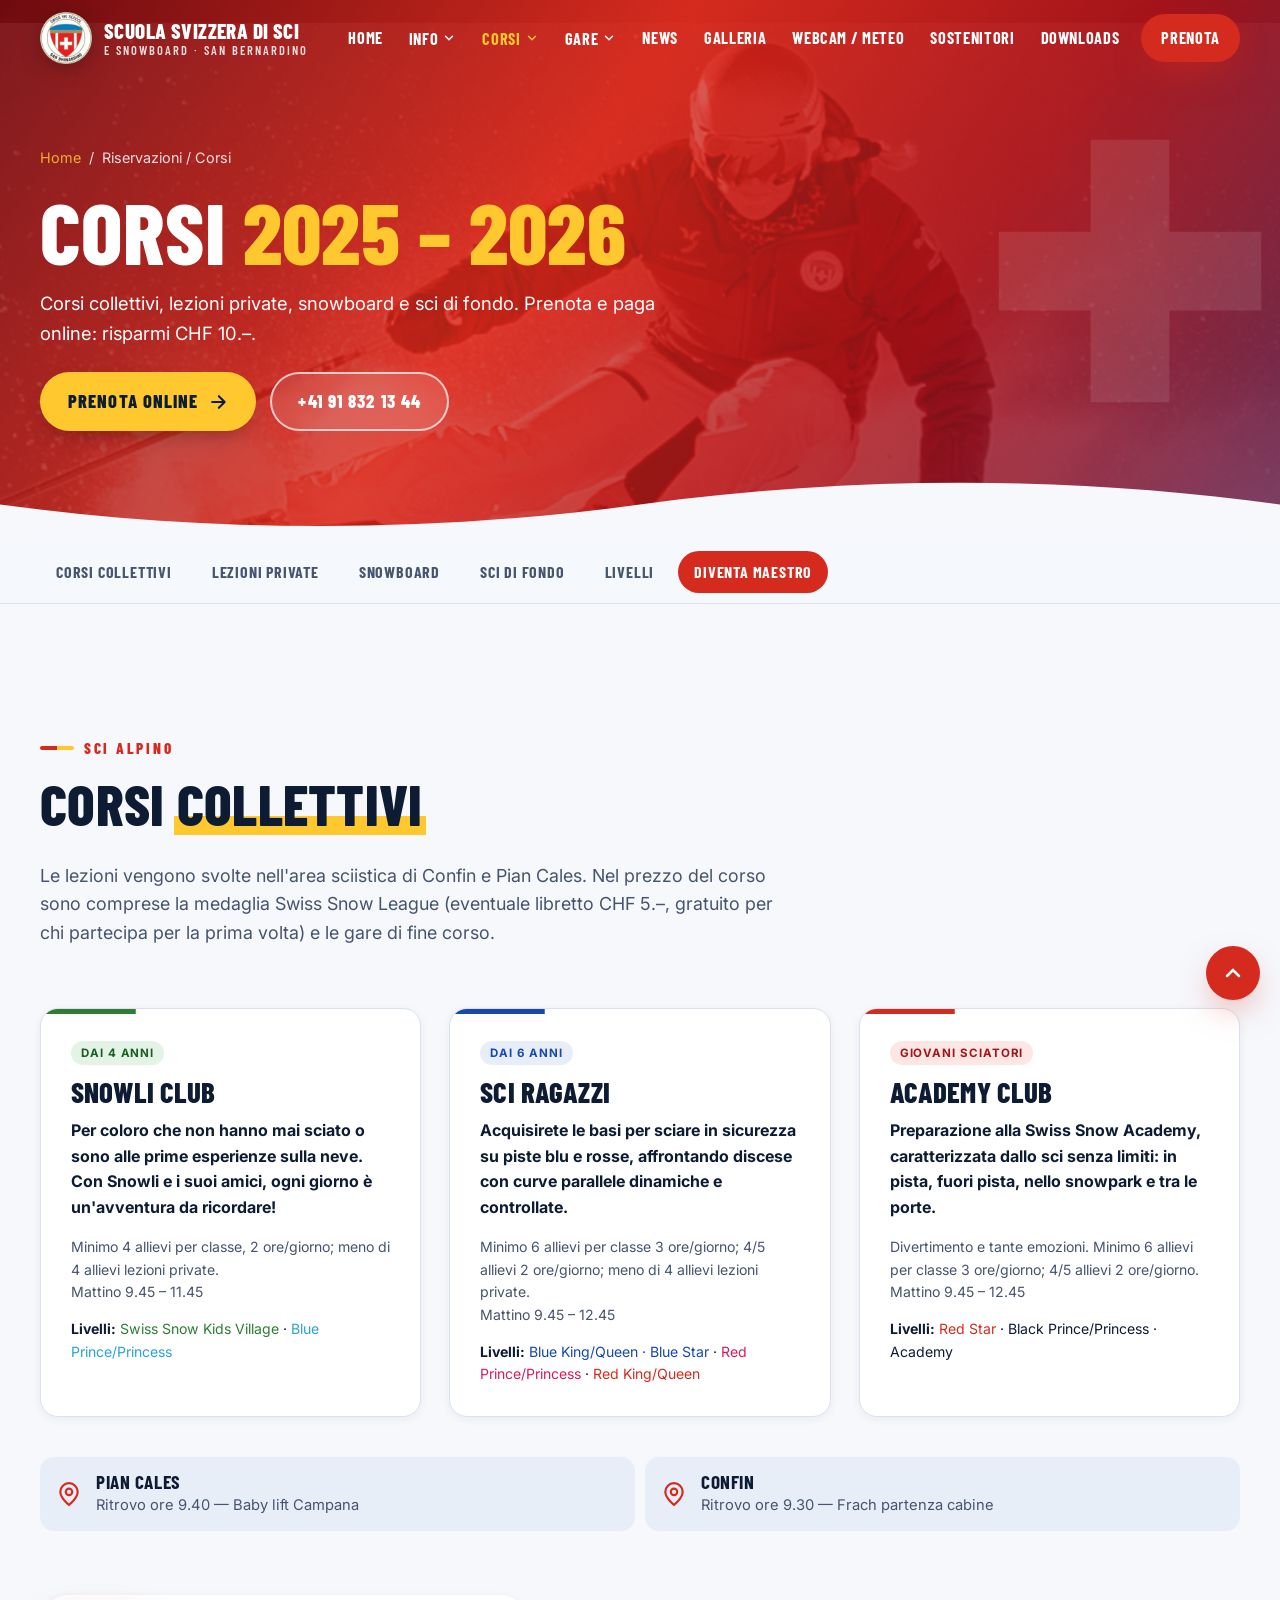
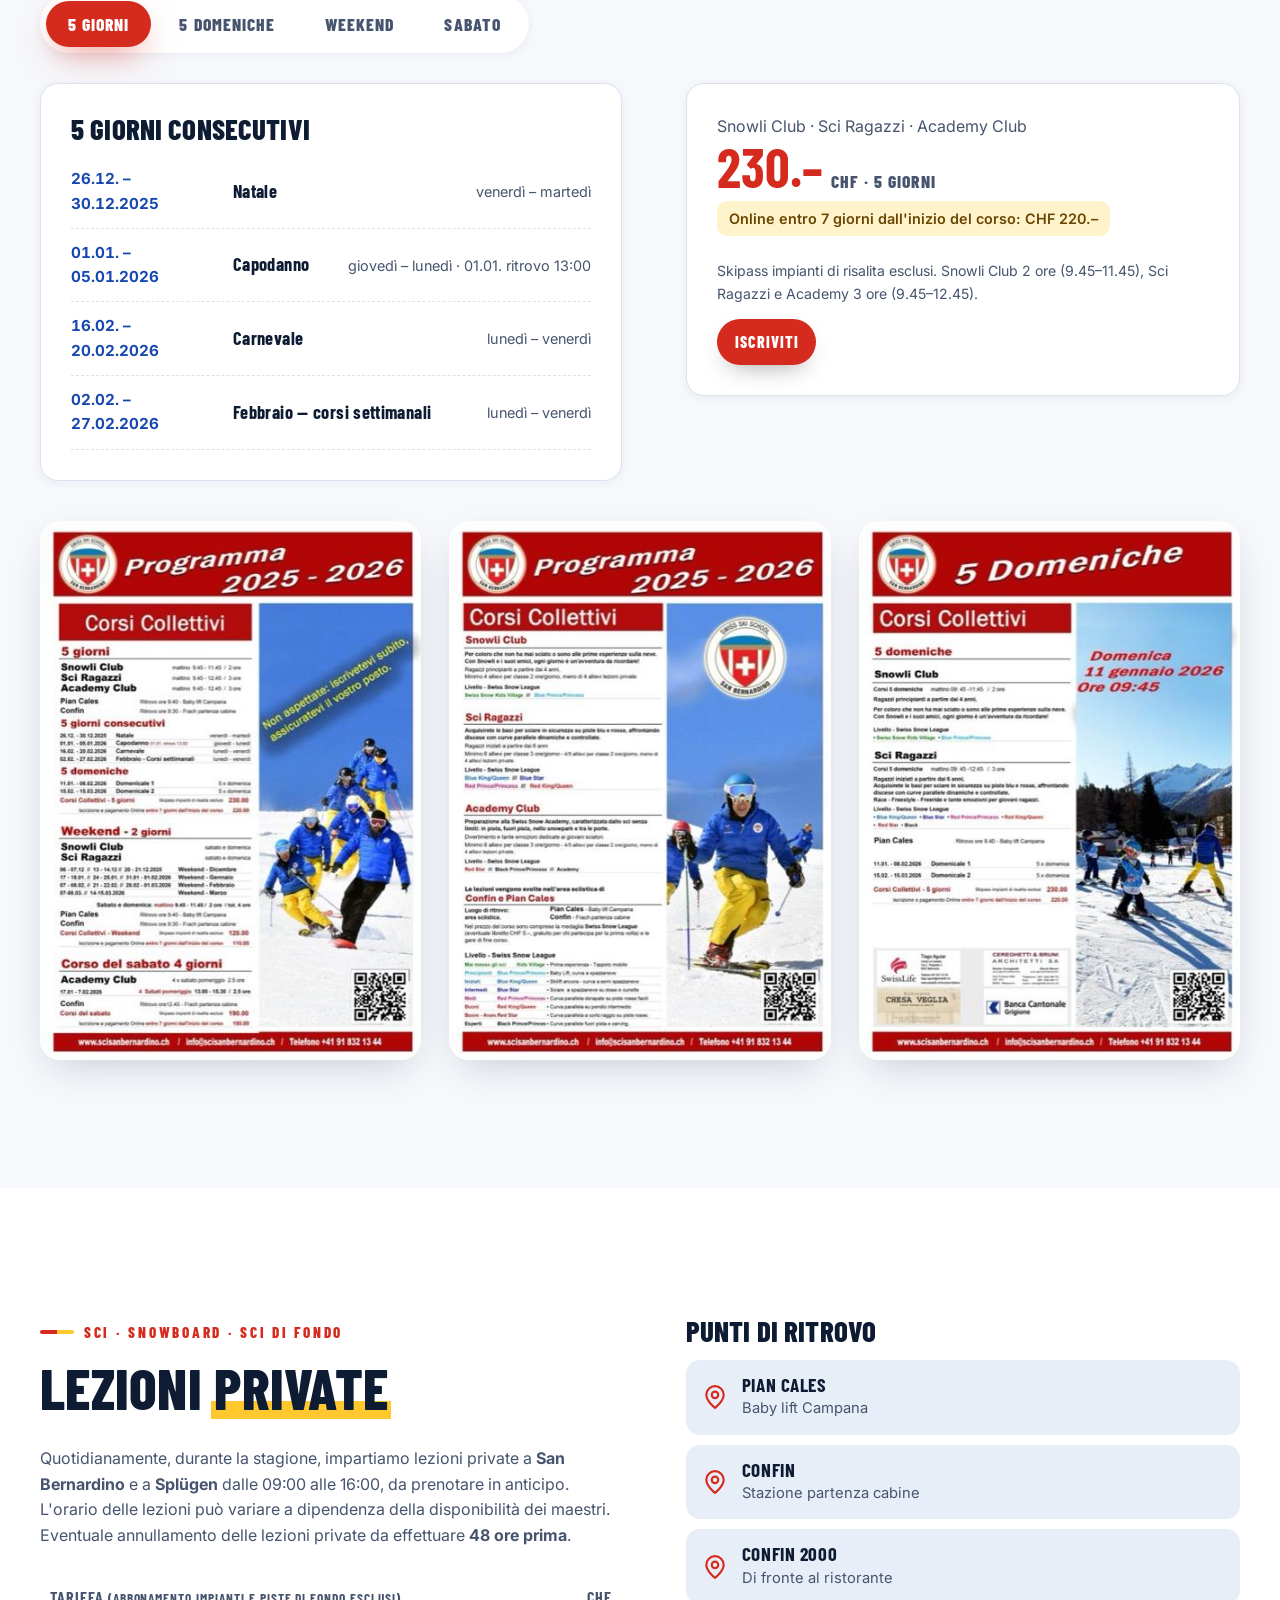
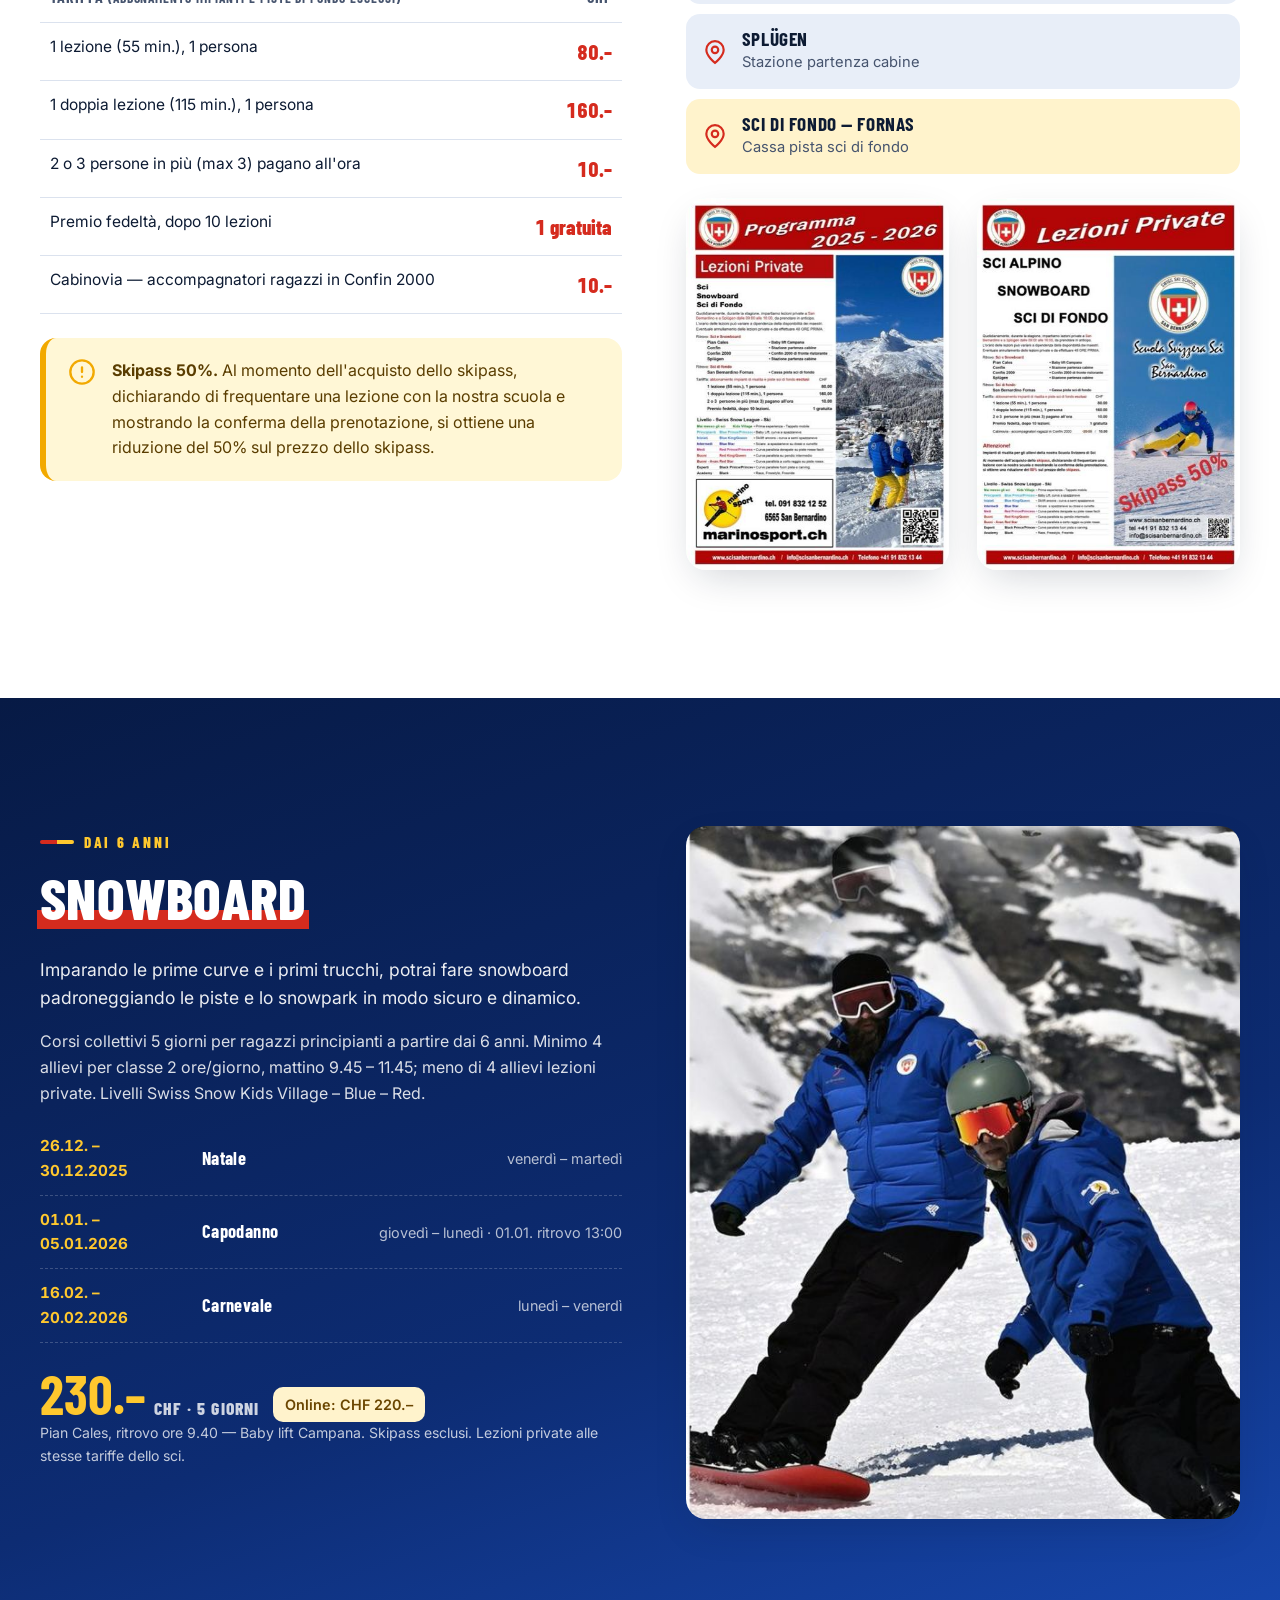
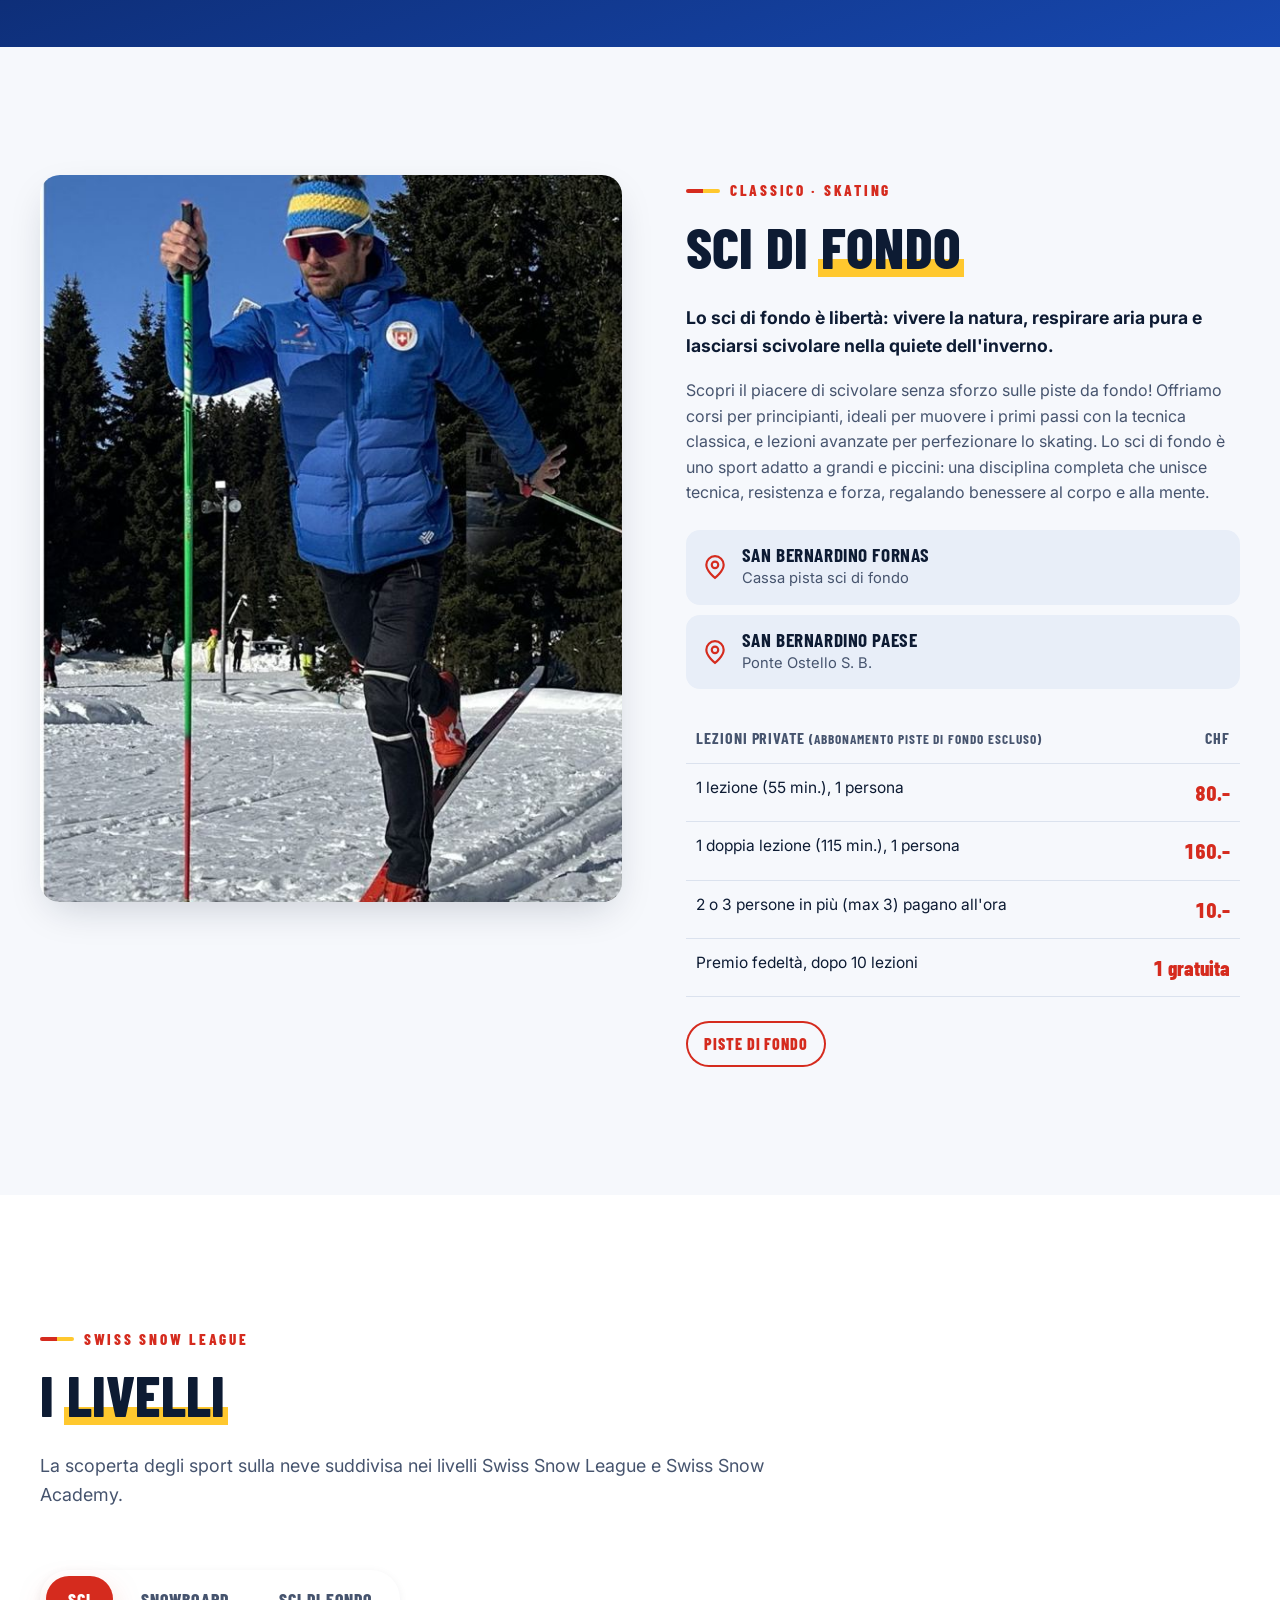
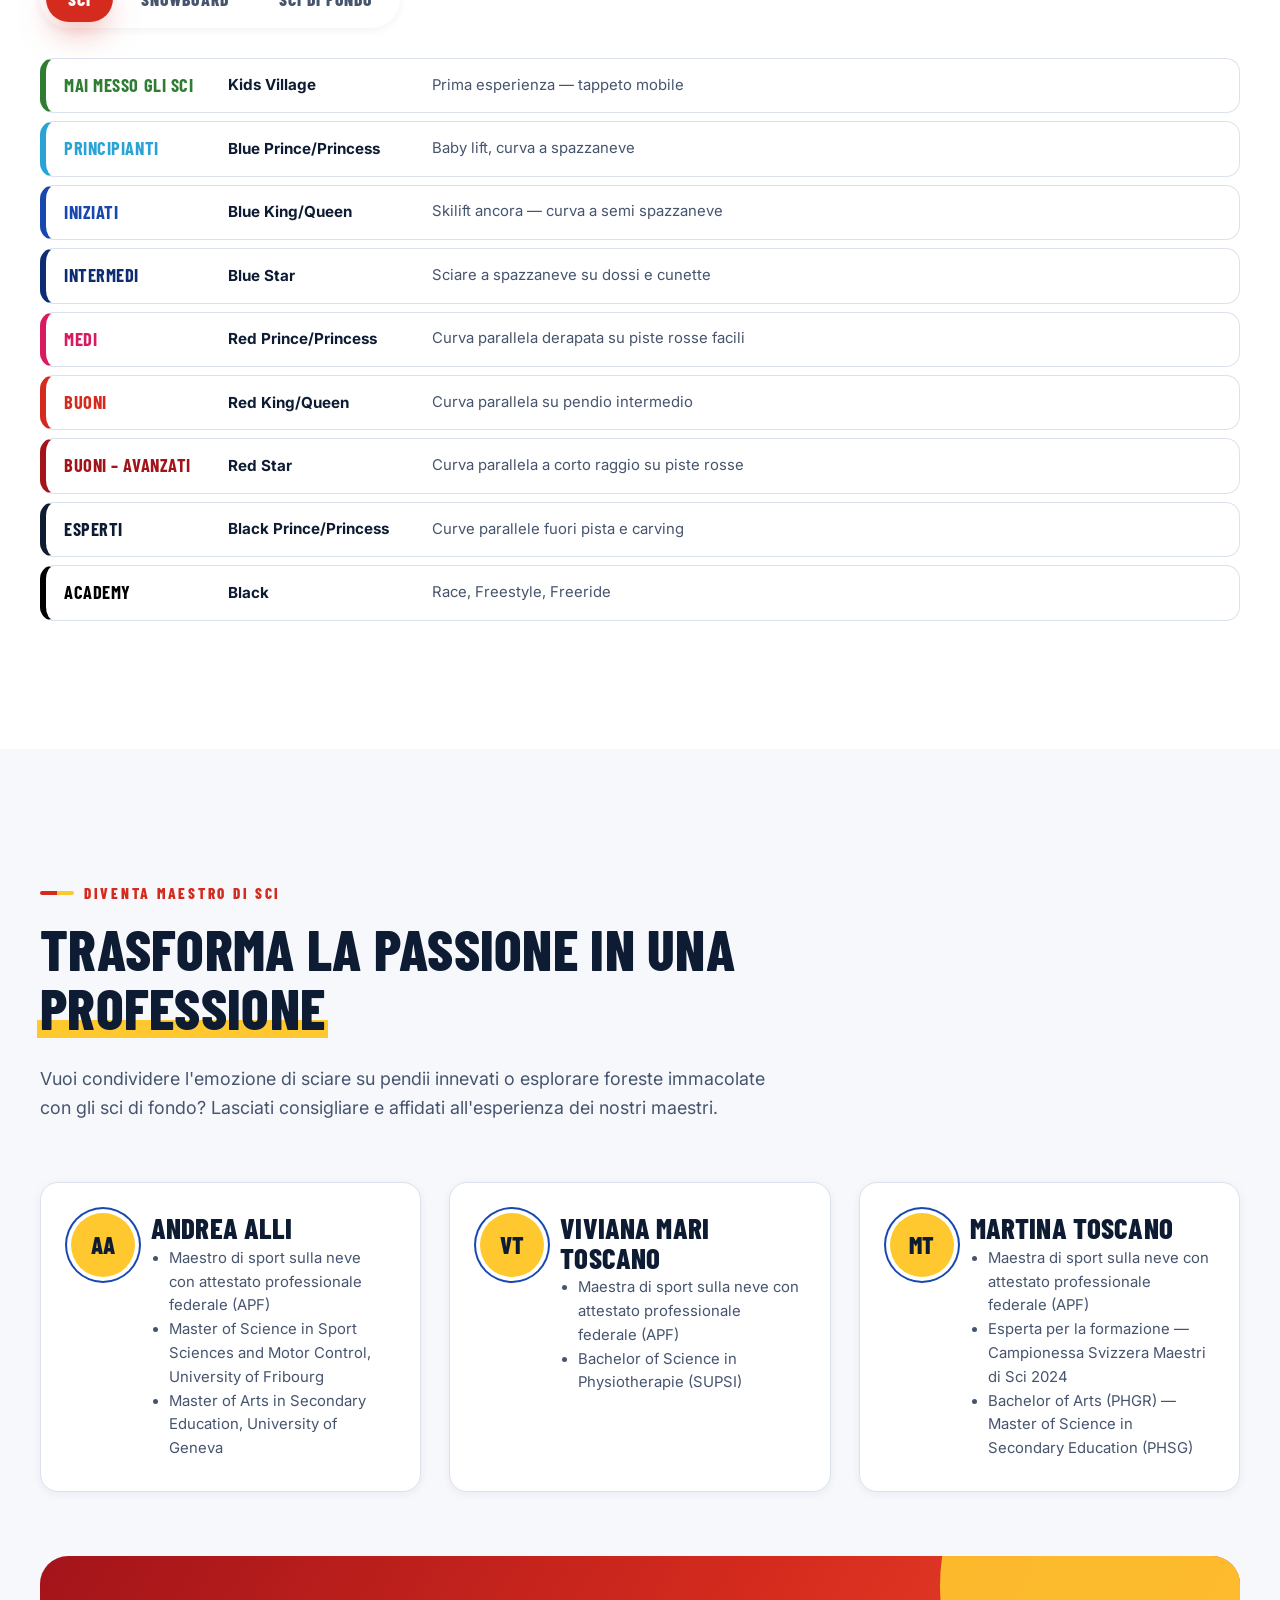
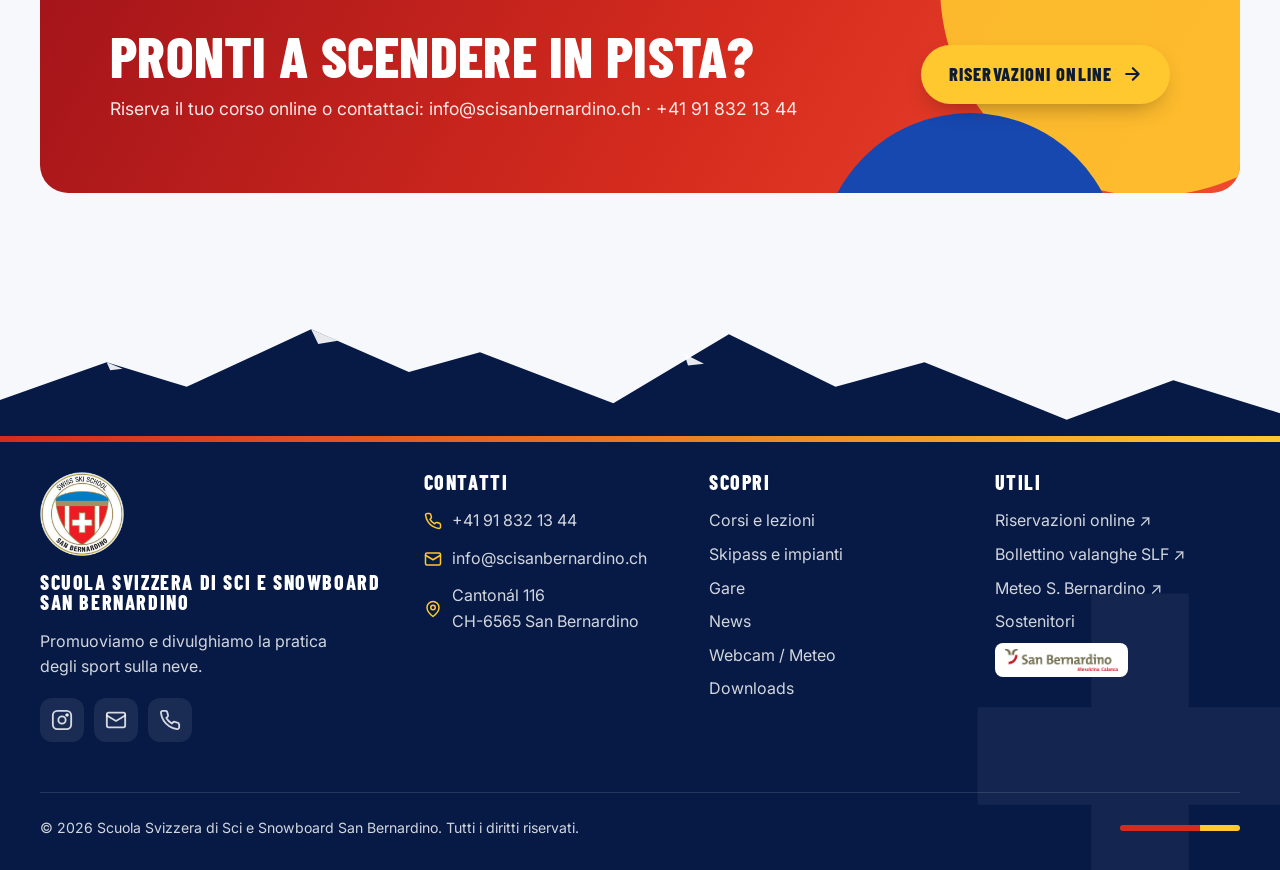
<file: corsi.html>
<!doctype html>
<html lang="it" class="no-js">
<head>
  <meta charset="utf-8">
  <meta name="viewport" content="width=device-width, initial-scale=1">
  <title>Riservazioni e Corsi — Scuola Svizzera di Sci San Bernardino</title>
  <meta name="description" content="Corsi collettivi Snowli Club, Sci Ragazzi, Academy Club, lezioni private di sci, snowboard e sci di fondo. Programma e tariffe 2025-2026.">
  <meta name="theme-color" content="#d52b1e">
  <link rel="icon" href="assets/img/logo/badge-swiss-ski-school.png">
  <link rel="preconnect" href="https://fonts.googleapis.com">
  <link rel="preconnect" href="https://fonts.gstatic.com" crossorigin>
  <link href="https://fonts.googleapis.com/css2?family=Barlow+Condensed:ital,wght@0,600;0,700;0,800;1,800&family=Inter:wght@400;500;600;700&display=swap" rel="stylesheet">
  <link rel="stylesheet" href="assets/css/style.css">
</head>
<body data-page="corsi">
  <div id="site-header"></div>

  <main id="main">
    <section class="page-hero">
      <div class="page-hero__bg" data-parallax=".15"><img src="assets/img/hero-carving.jpg" alt=""></div>
      <svg class="page-hero__cross" viewBox="0 0 32 32" aria-hidden="true"><path fill="#fff" d="M13 6h6v7h7v6h-7v7h-6v-7H6v-6h7z"/></svg>
      <div class="wrap">
        <nav class="breadcrumb" aria-label="Percorso"><a href="index.html">Home</a> / <span>Riservazioni / Corsi</span></nav>
        <h1 data-reveal>Corsi <span style="color:var(--yellow)">2025 – 2026</span></h1>
        <p data-reveal style="--d:.1s">Corsi collettivi, lezioni private, snowboard e sci di fondo. Prenota e paga online: risparmi CHF 10.–.</p>
        <div class="flex mt-2" data-reveal style="--d:.2s">
          <a class="btn btn--yellow" href="https://scisanbernardino.skischool.shop/" target="_blank" rel="noopener">Prenota online <svg viewBox="0 0 24 24" fill="none" stroke="currentColor" stroke-width="2.5" stroke-linecap="round" stroke-linejoin="round"><path d="M5 12h14M13 5l7 7-7 7"/></svg></a>
          <a class="btn btn--ghost" href="tel:+41918321344">+41 91 832 13 44</a>
        </div>
      </div>
      <div class="slope" aria-hidden="true"><svg viewBox="0 0 1440 80" preserveAspectRatio="none"><path fill="#f6f8fc" d="M0 80V40c240 30 480 30 720 0s480-30 720 0v40z"/></svg></div>
    </section>

    <nav class="subnav" aria-label="Sezioni">
      <div class="wrap"><ul>
        <li><a href="#collettivi">Corsi collettivi</a></li>
        <li><a href="#private">Lezioni private</a></li>
        <li><a href="#snowboard">Snowboard</a></li>
        <li><a href="#fondo">Sci di fondo</a></li>
        <li><a href="#livelli">Livelli</a></li>
        <li><a href="#maestri">Diventa maestro</a></li>
      </ul></div>
    </nav>

    <!-- COLLETTIVI -->
    <section class="section" id="collettivi">
      <div class="wrap">
        <div class="section-head" data-reveal>
          <span class="kicker">Sci alpino</span>
          <h2>Corsi <span class="hl">collettivi</span></h2>
          <p>Le lezioni vengono svolte nell'area sciistica di Confin e Pian Cales. Nel prezzo del corso sono comprese la medaglia Swiss Snow League (eventuale libretto CHF 5.–, gratuito per chi partecipa per la prima volta) e le gare di fine corso.</p>
        </div>

        <div class="grid grid-3" data-stagger>
          <div class="card card--accent" style="--accent:#2e7d32">
            <span class="tag" style="background:#e3f3e5;color:#1b5e20">Dai 4 anni</span>
            <h3 class="mt-1">Snowli Club</h3>
            <p><b>Per coloro che non hanno mai sciato o sono alle prime esperienze sulla neve. Con Snowli e i suoi amici, ogni giorno è un'avventura da ricordare!</b></p>
            <p class="muted small">Minimo 4 allievi per classe, 2 ore/giorno; meno di 4 allievi lezioni private.<br>Mattino 9.45 – 11.45</p>
            <p class="small"><b>Livelli:</b> <span style="color:#2e7d32">Swiss Snow Kids Village</span> · <span style="color:#29a3d6">Blue Prince/Princess</span></p>
          </div>
          <div class="card card--accent" style="--accent:var(--blue)">
            <span class="tag">Dai 6 anni</span>
            <h3 class="mt-1">Sci Ragazzi</h3>
            <p><b>Acquisirete le basi per sciare in sicurezza su piste blu e rosse, affrontando discese con curve parallele dinamiche e controllate.</b></p>
            <p class="muted small">Minimo 6 allievi per classe 3 ore/giorno; 4/5 allievi 2 ore/giorno; meno di 4 allievi lezioni private.<br>Mattino 9.45 – 12.45</p>
            <p class="small"><b>Livelli:</b> <span style="color:var(--blue)">Blue King/Queen · Blue Star</span> · <span style="color:#d81b60">Red Prince/Princess</span> · <span style="color:var(--red)">Red King/Queen</span></p>
          </div>
          <div class="card card--accent" style="--accent:var(--red)">
            <span class="tag tag--red">Giovani sciatori</span>
            <h3 class="mt-1">Academy Club</h3>
            <p><b>Preparazione alla Swiss Snow Academy, caratterizzata dallo sci senza limiti: in pista, fuori pista, nello snowpark e tra le porte.</b></p>
            <p class="muted small">Divertimento e tante emozioni. Minimo 6 allievi per classe 3 ore/giorno; 4/5 allievi 2 ore/giorno.<br>Mattino 9.45 – 12.45</p>
            <p class="small"><b>Livelli:</b> <span style="color:var(--red)">Red Star</span> · Black Prince/Princess · Academy</p>
          </div>
        </div>

        <div class="meeting grid grid-2 mt-3" data-stagger>
          <div><svg viewBox="0 0 24 24" fill="none" stroke="currentColor" stroke-width="2"><path d="M20 10c0 6-8 12-8 12s-8-6-8-12a8 8 0 0 1 16 0z"/><circle cx="12" cy="10" r="3"/></svg><p class="mb-0"><b>Pian Cales</b><span>Ritrovo ore 9.40 — Baby lift Campana</span></p></div>
          <div><svg viewBox="0 0 24 24" fill="none" stroke="currentColor" stroke-width="2"><path d="M20 10c0 6-8 12-8 12s-8-6-8-12a8 8 0 0 1 16 0z"/><circle cx="12" cy="10" r="3"/></svg><p class="mb-0"><b>Confin</b><span>Ritrovo ore 9.30 — Frach partenza cabine</span></p></div>
        </div>

        <div class="tabs mt-4" data-tabs>
          <div class="tabs__list" role="tablist">
            <button role="tab" aria-selected="true" aria-controls="c-5g">5 giorni</button>
            <button role="tab" aria-selected="false" aria-controls="c-dom" data-color="var(--blue)">5 domeniche</button>
            <button role="tab" aria-selected="false" aria-controls="c-we" data-color="var(--yellow-deep)">Weekend</button>
            <button role="tab" aria-selected="false" aria-controls="c-sab" data-color="#0d1b33">Sabato</button>
          </div>

          <div class="tabs__panel" id="c-5g" role="tabpanel">
            <div class="split" style="align-items:start">
              <div class="card">
                <h3>5 giorni consecutivi</h3>
                <ul class="dates">
                  <li><time>26.12. – 30.12.2025</time><b>Natale</b><span>venerdì – martedì</span></li>
                  <li><time>01.01. – 05.01.2026</time><b>Capodanno</b><span>giovedì – lunedì · 01.01. ritrovo 13:00</span></li>
                  <li><time>16.02. – 20.02.2026</time><b>Carnevale</b><span>lunedì – venerdì</span></li>
                  <li><time>02.02. – 27.02.2026</time><b>Febbraio — corsi settimanali</b><span>lunedì – venerdì</span></li>
                </ul>
              </div>
              <div class="card">
                <p class="muted mb-0">Snowli Club · Sci Ragazzi · Academy Club</p>
                <div class="price-big"><b>230.–</b><small>CHF · 5 giorni</small></div>
                <span class="price-online">Online entro 7 giorni dall'inizio del corso: CHF 220.–</span>
                <p class="small muted mt-2">Skipass impianti di risalita esclusi. Snowli Club 2 ore (9.45–11.45), Sci Ragazzi e Academy 3 ore (9.45–12.45).</p>
                <a class="btn btn--sm" href="https://scisanbernardino.skischool.shop/" target="_blank" rel="noopener">Iscriviti</a>
              </div>
            </div>
          </div>

          <div class="tabs__panel" id="c-dom" role="tabpanel" hidden>
            <div class="split" style="align-items:start">
              <div class="card">
                <h3>5 domeniche</h3>
                <ul class="dates">
                  <li><time>11.01. – 08.02.2026</time><b>Domenicale 1</b><span>5 × domenica</span></li>
                  <li><time>15.02. – 15.03.2026</time><b>Domenicale 2</b><span>5 × domenica</span></li>
                </ul>
                <p class="small muted mt-1">Pian Cales, ritrovo ore 9.40 — Baby lift Campana. Snowli Club 9.45–11.45, Sci Ragazzi 9.45–12.45.</p>
              </div>
              <div class="card">
                <div class="price-big"><b>230.–</b><small>CHF · 5 domeniche</small></div>
                <span class="price-online">Online entro 7 giorni dall'inizio del corso: CHF 220.–</span>
                <p class="small muted mt-2">Skipass impianti di risalita esclusi.</p>
                <a class="btn btn--sm btn--blue" href="https://scisanbernardino.skischool.shop/" target="_blank" rel="noopener">Iscriviti</a>
              </div>
            </div>
          </div>

          <div class="tabs__panel" id="c-we" role="tabpanel" hidden>
            <div class="split" style="align-items:start">
              <div class="card">
                <h3>Weekend — 2 giorni</h3>
                <p class="muted small">Snowli Club e Sci Ragazzi, sabato e domenica mattina 9.45 – 11.45 (2 ore, tot. 4 ore).</p>
                <ul class="dates">
                  <li><time>06–07.12 · 13–14.12 · 20–21.12.2025</time><b>Dicembre</b><span></span></li>
                  <li><time>17–18.01 · 24–25.01 · 31.01–01.02.2026</time><b>Gennaio</b><span></span></li>
                  <li><time>07–08.02 · 21–22.02 · 28.02–01.03.2026</time><b>Febbraio</b><span></span></li>
                  <li><time>07–08.03 · 14–15.03.2026</time><b>Marzo</b><span></span></li>
                </ul>
              </div>
              <div class="card">
                <div class="price-big"><b>120.–</b><small>CHF · weekend</small></div>
                <span class="price-online">Online entro 7 giorni dall'inizio del corso: CHF 110.–</span>
                <p class="small muted mt-2">Pian Cales ritrovo 9.40 Baby lift Campana · Confin ritrovo 9.30 Frach partenza cabine. Skipass esclusi.</p>
                <a class="btn btn--sm btn--yellow" href="https://scisanbernardino.skischool.shop/" target="_blank" rel="noopener">Iscriviti</a>
              </div>
            </div>
          </div>

          <div class="tabs__panel" id="c-sab" role="tabpanel" hidden>
            <div class="split" style="align-items:start">
              <div class="card">
                <h3>Corso del sabato — 4 giorni</h3>
                <p class="muted"><b>Academy Club</b> · 4 sabati pomeriggio, 13.00 – 15.30 (2.5 ore)</p>
                <ul class="dates">
                  <li><time>17.01. – 07.02.2026</time><b>4 sabati pomeriggio</b><span>Confin · ritrovo 12.45 Frach partenza cabine</span></li>
                </ul>
              </div>
              <div class="card">
                <div class="price-big"><b>190.–</b><small>CHF · 4 sabati</small></div>
                <span class="price-online">Online entro 7 giorni dall'inizio del corso: CHF 180.–</span>
                <p class="small muted mt-2">Skipass impianti di risalita esclusi.</p>
                <a class="btn btn--sm" href="https://scisanbernardino.skischool.shop/" target="_blank" rel="noopener">Iscriviti</a>
              </div>
            </div>
          </div>
        </div>

        <div class="grid grid-3 mt-3" data-stagger>
          <a class="figure-card" href="assets/img/news/01-scisanbernardino__Colettivi-2025-2026_02-12-2025-1.jpg" data-lightbox="collettivi" data-caption="Corsi collettivi 2025 – 2026"><img src="assets/img/news/thumb/01-scisanbernardino__Colettivi-2025-2026_02-12-2025-1.jpg" alt="Volantino corsi collettivi" loading="lazy"></a>
          <a class="figure-card" href="assets/img/news/02-scisanbernardino_INFO-Corsi-e-SSL-2025-2026_03-11-2025-2.jpg" data-lightbox="collettivi" data-caption="Snowli Club, Sci Ragazzi, Academy Club"><img src="assets/img/news/thumb/02-scisanbernardino_INFO-Corsi-e-SSL-2025-2026_03-11-2025-2.jpg" alt="Volantino info corsi" loading="lazy"></a>
          <a class="figure-card" href="assets/img/news/scisanbernardino_Corsi-domenicali-2026_08-01-2026.jpg" data-lightbox="collettivi" data-caption="5 domeniche 2026"><img src="assets/img/news/thumb/scisanbernardino_Corsi-domenicali-2026_08-01-2026.jpg" alt="Volantino corsi domenicali" loading="lazy"></a>
        </div>
      </div>
    </section>

    <!-- PRIVATE -->
    <section class="section section--white" id="private">
      <div class="wrap split" style="align-items:start">
        <div data-reveal="left">
          <span class="kicker">Sci · Snowboard · Sci di fondo</span>
          <h2>Lezioni <span class="hl">private</span></h2>
          <p class="muted">Quotidianamente, durante la stagione, impartiamo lezioni private a <b>San Bernardino</b> e a <b>Splügen</b> dalle 09:00 alle 16:00, da prenotare in anticipo. L'orario delle lezioni può variare a dipendenza della disponibilità dei maestri. Eventuale annullamento delle lezioni private da effettuare <b>48 ore prima</b>.</p>
          <table class="price-table mt-2">
            <thead><tr><th>Tariffa <small class="muted">(abbonamento impianti e piste di fondo esclusi)</small></th><th class="num">CHF</th></tr></thead>
            <tbody>
              <tr><td>1 lezione (55 min.), 1 persona</td><td class="num price">80.–</td></tr>
              <tr><td>1 doppia lezione (115 min.), 1 persona</td><td class="num price">160.–</td></tr>
              <tr><td>2 o 3 persone in più (max 3) pagano all'ora</td><td class="num price">10.–</td></tr>
              <tr><td>Premio fedeltà, dopo 10 lezioni</td><td class="num price">1 gratuita</td></tr>
              <tr><td>Cabinovia — accompagnatori ragazzi in Confin 2000</td><td class="num price">10.–</td></tr>
            </tbody>
          </table>
          <div class="notice mt-2">
            <svg viewBox="0 0 24 24" fill="none" stroke="currentColor" stroke-width="2" stroke-linecap="round"><circle cx="12" cy="12" r="10"/><path d="M12 8v4M12 16h.01"/></svg>
            <p><b>Skipass 50%.</b> Al momento dell'acquisto dello skipass, dichiarando di frequentare una lezione con la nostra scuola e mostrando la conferma della prenotazione, si ottiene una riduzione del 50% sul prezzo dello skipass.</p>
          </div>
        </div>
        <div data-reveal="right">
          <h3>Punti di ritrovo</h3>
          <div class="meeting">
            <div><svg viewBox="0 0 24 24" fill="none" stroke="currentColor" stroke-width="2"><path d="M20 10c0 6-8 12-8 12s-8-6-8-12a8 8 0 0 1 16 0z"/><circle cx="12" cy="10" r="3"/></svg><p class="mb-0"><b>Pian Cales</b><span>Baby lift Campana</span></p></div>
            <div><svg viewBox="0 0 24 24" fill="none" stroke="currentColor" stroke-width="2"><path d="M20 10c0 6-8 12-8 12s-8-6-8-12a8 8 0 0 1 16 0z"/><circle cx="12" cy="10" r="3"/></svg><p class="mb-0"><b>Confin</b><span>Stazione partenza cabine</span></p></div>
            <div><svg viewBox="0 0 24 24" fill="none" stroke="currentColor" stroke-width="2"><path d="M20 10c0 6-8 12-8 12s-8-6-8-12a8 8 0 0 1 16 0z"/><circle cx="12" cy="10" r="3"/></svg><p class="mb-0"><b>Confin 2000</b><span>Di fronte al ristorante</span></p></div>
            <div><svg viewBox="0 0 24 24" fill="none" stroke="currentColor" stroke-width="2"><path d="M20 10c0 6-8 12-8 12s-8-6-8-12a8 8 0 0 1 16 0z"/><circle cx="12" cy="10" r="3"/></svg><p class="mb-0"><b>Splügen</b><span>Stazione partenza cabine</span></p></div>
            <div style="background:#fff3cc"><svg viewBox="0 0 24 24" fill="none" stroke="currentColor" stroke-width="2"><path d="M20 10c0 6-8 12-8 12s-8-6-8-12a8 8 0 0 1 16 0z"/><circle cx="12" cy="10" r="3"/></svg><p class="mb-0"><b>Sci di fondo — Fornas</b><span>Cassa pista sci di fondo</span></p></div>
          </div>
          <div class="grid grid-2 mt-2">
            <a class="figure-card" href="assets/img/news/03-scisanbernardino_011-Lezioni-Private-2025-2026_04-10-2025-2.jpg" data-lightbox="private" data-caption="Lezioni private 2025 – 2026"><img src="assets/img/news/thumb/03-scisanbernardino_011-Lezioni-Private-2025-2026_04-10-2025-2.jpg" alt="Volantino lezioni private" loading="lazy"></a>
            <a class="figure-card" href="assets/img/news/scisanbernardino_Skipas-50-2026.jpg" data-lightbox="private" data-caption="Lezioni private — Skipass 50%"><img src="assets/img/news/thumb/scisanbernardino_Skipas-50-2026.jpg" alt="Volantino skipass 50%" loading="lazy"></a>
          </div>
        </div>
      </div>
    </section>

    <!-- SNOWBOARD -->
    <section class="section section--blue" id="snowboard">
      <div class="wrap split" style="align-items:start">
        <div data-reveal="left">
          <span class="kicker">Dai 6 anni</span>
          <h2><span class="hl">Snowboard</span></h2>
          <p style="font-size:1.1rem;opacity:.92">Imparando le prime curve e i primi trucchi, potrai fare snowboard padroneggiando le piste e lo snowpark in modo sicuro e dinamico.</p>
          <p style="opacity:.85">Corsi collettivi 5 giorni per ragazzi principianti a partire dai 6 anni. Minimo 4 allievi per classe 2 ore/giorno, mattino 9.45 – 11.45; meno di 4 allievi lezioni private. Livelli Swiss Snow Kids Village – Blue – Red.</p>
          <ul class="dates" style="--line:rgba(255,255,255,.2)">
            <li style="border-color:rgba(255,255,255,.2)"><time style="color:var(--yellow)">26.12. – 30.12.2025</time><b>Natale</b><span style="color:rgba(255,255,255,.7)">venerdì – martedì</span></li>
            <li style="border-color:rgba(255,255,255,.2)"><time style="color:var(--yellow)">01.01. – 05.01.2026</time><b>Capodanno</b><span style="color:rgba(255,255,255,.7)">giovedì – lunedì · 01.01. ritrovo 13:00</span></li>
            <li style="border-color:rgba(255,255,255,.2)"><time style="color:var(--yellow)">16.02. – 20.02.2026</time><b>Carnevale</b><span style="color:rgba(255,255,255,.7)">lunedì – venerdì</span></li>
          </ul>
          <div class="flex mt-2" style="align-items:flex-end">
            <div class="price-big"><b style="color:var(--yellow)">230.–</b><small style="color:rgba(255,255,255,.8)">CHF · 5 giorni</small></div>
            <span class="price-online">Online: CHF 220.–</span>
          </div>
          <p class="small" style="opacity:.75">Pian Cales, ritrovo ore 9.40 — Baby lift Campana. Skipass esclusi. Lezioni private alle stesse tariffe dello sci.</p>
        </div>
        <div data-reveal="right">
          <a class="figure-card" href="assets/img/news/05-scisanbernardino_04-Snowboard-2025-2026_11-10-2025.jpg" data-lightbox="snowboard" data-caption="Snowboard 2025 – 2026"><img src="assets/img/foto/snowboard.jpg" alt="Maestri di snowboard in curva" loading="lazy" style="aspect-ratio:4/5;object-fit:cover"></a>
        </div>
      </div>
    </section>

    <!-- FONDO -->
    <section class="section" id="fondo">
      <div class="wrap split split--rev" style="align-items:start">
        <div data-reveal="right">
          <span class="kicker">Classico · Skating</span>
          <h2>Sci di <span class="hl">fondo</span></h2>
          <p style="font-size:1.1rem"><b>Lo sci di fondo è libertà: vivere la natura, respirare aria pura e lasciarsi scivolare nella quiete dell'inverno.</b></p>
          <p class="muted">Scopri il piacere di scivolare senza sforzo sulle piste da fondo! Offriamo corsi per principianti, ideali per muovere i primi passi con la tecnica classica, e lezioni avanzate per perfezionare lo skating. Lo sci di fondo è uno sport adatto a grandi e piccini: una disciplina completa che unisce tecnica, resistenza e forza, regalando benessere al corpo e alla mente.</p>
          <div class="meeting mt-2">
            <div><svg viewBox="0 0 24 24" fill="none" stroke="currentColor" stroke-width="2"><path d="M20 10c0 6-8 12-8 12s-8-6-8-12a8 8 0 0 1 16 0z"/><circle cx="12" cy="10" r="3"/></svg><p class="mb-0"><b>San Bernardino Fornas</b><span>Cassa pista sci di fondo</span></p></div>
            <div><svg viewBox="0 0 24 24" fill="none" stroke="currentColor" stroke-width="2"><path d="M20 10c0 6-8 12-8 12s-8-6-8-12a8 8 0 0 1 16 0z"/><circle cx="12" cy="10" r="3"/></svg><p class="mb-0"><b>San Bernardino paese</b><span>Ponte Ostello S. B.</span></p></div>
          </div>
          <table class="price-table mt-2">
            <thead><tr><th>Lezioni private <small class="muted">(abbonamento piste di fondo escluso)</small></th><th class="num">CHF</th></tr></thead>
            <tbody>
              <tr><td>1 lezione (55 min.), 1 persona</td><td class="num price">80.–</td></tr>
              <tr><td>1 doppia lezione (115 min.), 1 persona</td><td class="num price">160.–</td></tr>
              <tr><td>2 o 3 persone in più (max 3) pagano all'ora</td><td class="num price">10.–</td></tr>
              <tr><td>Premio fedeltà, dopo 10 lezioni</td><td class="num price">1 gratuita</td></tr>
            </tbody>
          </table>
          <a class="btn btn--outline btn--sm mt-2" href="info.html#sci-di-fondo">Piste di fondo</a>
        </div>
        <div data-reveal="left">
          <a class="figure-card" href="assets/img/news/04-scisanbernardino_03-Fondo-2025-2026_11-10-2025.jpg" data-lightbox="fondo" data-caption="Sci di fondo 2025 – 2026"><img src="assets/img/foto/fondo.jpg" alt="Maestro di sci di fondo" loading="lazy" style="aspect-ratio:4/5;object-fit:cover"></a>
        </div>
      </div>
    </section>

    <!-- LIVELLI -->
    <section class="section section--white" id="livelli">
      <div class="wrap">
        <div class="section-head" data-reveal>
          <span class="kicker">Swiss Snow League</span>
          <h2>I <span class="hl">livelli</span></h2>
          <p>La scoperta degli sport sulla neve suddivisa nei livelli Swiss Snow League e Swiss Snow Academy.</p>
        </div>
        <div class="tabs" data-tabs>
          <div class="tabs__list" role="tablist">
            <button role="tab" aria-selected="true" aria-controls="l-ski">Sci</button>
            <button role="tab" aria-selected="false" aria-controls="l-sb" data-color="var(--blue)">Snowboard</button>
            <button role="tab" aria-selected="false" aria-controls="l-fondo" data-color="var(--yellow-deep)">Sci di fondo</button>
          </div>
          <div class="tabs__panel" id="l-ski" role="tabpanel">
            <div class="levels" data-stagger>
              <div class="level" style="--c:#2e7d32"><b>Mai messo gli sci</b><i>Kids Village</i><span>Prima esperienza — tappeto mobile</span></div>
              <div class="level" style="--c:#29a3d6"><b>Principianti</b><i>Blue Prince/Princess</i><span>Baby lift, curva a spazzaneve</span></div>
              <div class="level" style="--c:#1748b0"><b>Iniziati</b><i>Blue King/Queen</i><span>Skilift ancora — curva a semi spazzaneve</span></div>
              <div class="level" style="--c:#0d2c73"><b>Intermedi</b><i>Blue Star</i><span>Sciare a spazzaneve su dossi e cunette</span></div>
              <div class="level" style="--c:#d81b60"><b>Medi</b><i>Red Prince/Princess</i><span>Curva parallela derapata su piste rosse facili</span></div>
              <div class="level" style="--c:#d52b1e"><b>Buoni</b><i>Red King/Queen</i><span>Curva parallela su pendio intermedio</span></div>
              <div class="level" style="--c:#a3141a"><b>Buoni – Avanzati</b><i>Red Star</i><span>Curva parallela a corto raggio su piste rosse</span></div>
              <div class="level" style="--c:#0d1b33"><b>Esperti</b><i>Black Prince/Princess</i><span>Curve parallele fuori pista e carving</span></div>
              <div class="level" style="--c:#000"><b>Academy</b><i>Black</i><span>Race, Freestyle, Freeride</span></div>
            </div>
          </div>
          <div class="tabs__panel" id="l-sb" role="tabpanel" hidden>
            <div class="levels">
              <div class="level" style="--c:#2e7d32"><b>Mai messo lo snowboard</b><i>Kids Village</i><span>Prima esperienza — tappeto mobile</span></div>
              <div class="level" style="--c:#29a3d6"><b>Principianti</b><i>Blue Prince/Princess</i><span>Baby lift, curva a spazzaneve, discesa in attraversamento</span></div>
              <div class="level" style="--c:#1748b0"><b>Iniziati</b><i>Blue King/Queen</i><span>Skilift ancora — curva per rotazione, valzer</span></div>
              <div class="level" style="--c:#0d2c73"><b>Intermedi</b><i>Blue Star</i><span>Curva switch, saltare su piccoli dossi</span></div>
              <div class="level" style="--c:#d81b60"><b>Medi</b><i>Red Prince/Princess</i><span>Curve per estensione e piegamento, 180° sulla pista</span></div>
              <div class="level" style="--c:#d52b1e"><b>Buoni</b><i>Red King/Queen</i><span>Curve carving, slide sulla pista, Ollie/N'Ollie</span></div>
              <div class="level" style="--c:#a3141a"><b>Buoni – Avanzati</b><i>Red Star</i><span>Discesa su terreno non preparato, Frontside Noseturn</span></div>
              <div class="level" style="--c:#0d1b33"><b>Esperti</b><i>Black Prince/Princess</i><span>Snowboard Slope, Tricks Backside Noseturn</span></div>
              <div class="level" style="--c:#000"><b>Academy</b><i>Black</i><span>Freestyle, Freeride</span></div>
            </div>
          </div>
          <div class="tabs__panel" id="l-fondo" role="tabpanel" hidden>
            <div class="levels">
              <div class="level" style="--c:#2e7d32"><b>Mai messo gli sci di fondo</b><i>—</i><span>Prima esperienza — conoscere il movimento chiave</span></div>
              <div class="level" style="--c:#29a3d6"><b>Principianti</b><i>Classico</i><span>Far scivolare lo sci. Ritmo, uso delle tracce, spazzaneve</span></div>
              <div class="level" style="--c:#1748b0"><b>Iniziati</b><i>Skating / Classico</i><span>Salire e scendere su pendio facile, curvare a spazzaneve</span></div>
              <div class="level" style="--c:#d81b60"><b>Medi</b><i>Skating / Classico</i><span>Sci destro sinistro, doppia spinta, spinta asimmetrica</span></div>
              <div class="level" style="--c:#d52b1e"><b>Buoni</b><i>Skating / Classico</i><span>Discesa media e curve lunghe a ventaglio</span></div>
              <div class="level" style="--c:#0d1b33"><b>Esperti</b><i>Skating / Classico</i><span>Maratoneti…</span></div>
            </div>
          </div>
        </div>
      </div>
    </section>

    <!-- MAESTRI -->
    <section class="section" id="maestri">
      <div class="wrap">
        <div class="section-head" data-reveal>
          <span class="kicker">Diventa maestro di sci</span>
          <h2>Trasforma la passione in una <span class="hl">professione</span></h2>
          <p>Vuoi condividere l'emozione di sciare su pendii innevati o esplorare foreste immacolate con gli sci di fondo? Lasciati consigliare e affidati all'esperienza dei nostri maestri.</p>
        </div>
        <div class="grid grid-3" data-stagger>
          <div class="card person"><span class="person__avatar">AA</span><div><h3>Andrea Alli</h3><ul><li>Maestro di sport sulla neve con attestato professionale federale (APF)</li><li>Master of Science in Sport Sciences and Motor Control, University of Fribourg</li><li>Master of Arts in Secondary Education, University of Geneva</li></ul></div></div>
          <div class="card person"><span class="person__avatar">VT</span><div><h3>Viviana Mari Toscano</h3><ul><li>Maestra di sport sulla neve con attestato professionale federale (APF)</li><li>Bachelor of Science in Physiotherapie (SUPSI)</li></ul></div></div>
          <div class="card person"><span class="person__avatar">MT</span><div><h3>Martina Toscano</h3><ul><li>Maestra di sport sulla neve con attestato professionale federale (APF)</li><li>Esperta per la formazione — Campionessa Svizzera Maestri di Sci 2024</li><li>Bachelor of Arts (PHGR) — Master of Science in Secondary Education (PHSG)</li></ul></div></div>
        </div>
        <div class="cta mt-4" data-reveal="zoom">
          <div>
            <h2>Pronti a scendere in pista?</h2>
            <p>Riserva il tuo corso online o contattaci: info@scisanbernardino.ch · +41 91 832 13 44</p>
          </div>
          <div class="flex">
            <a class="btn btn--yellow" href="https://scisanbernardino.skischool.shop/" target="_blank" rel="noopener">Riservazioni online <svg viewBox="0 0 24 24" fill="none" stroke="currentColor" stroke-width="2.5" stroke-linecap="round" stroke-linejoin="round"><path d="M5 12h14M13 5l7 7-7 7"/></svg></a>
          </div>
        </div>
      </div>
    </section>
  </main>

  <div id="site-footer"></div>
  <script src="assets/js/data.js"></script>
  <script src="assets/js/main.js"></script>
</body>
</html>
</file>
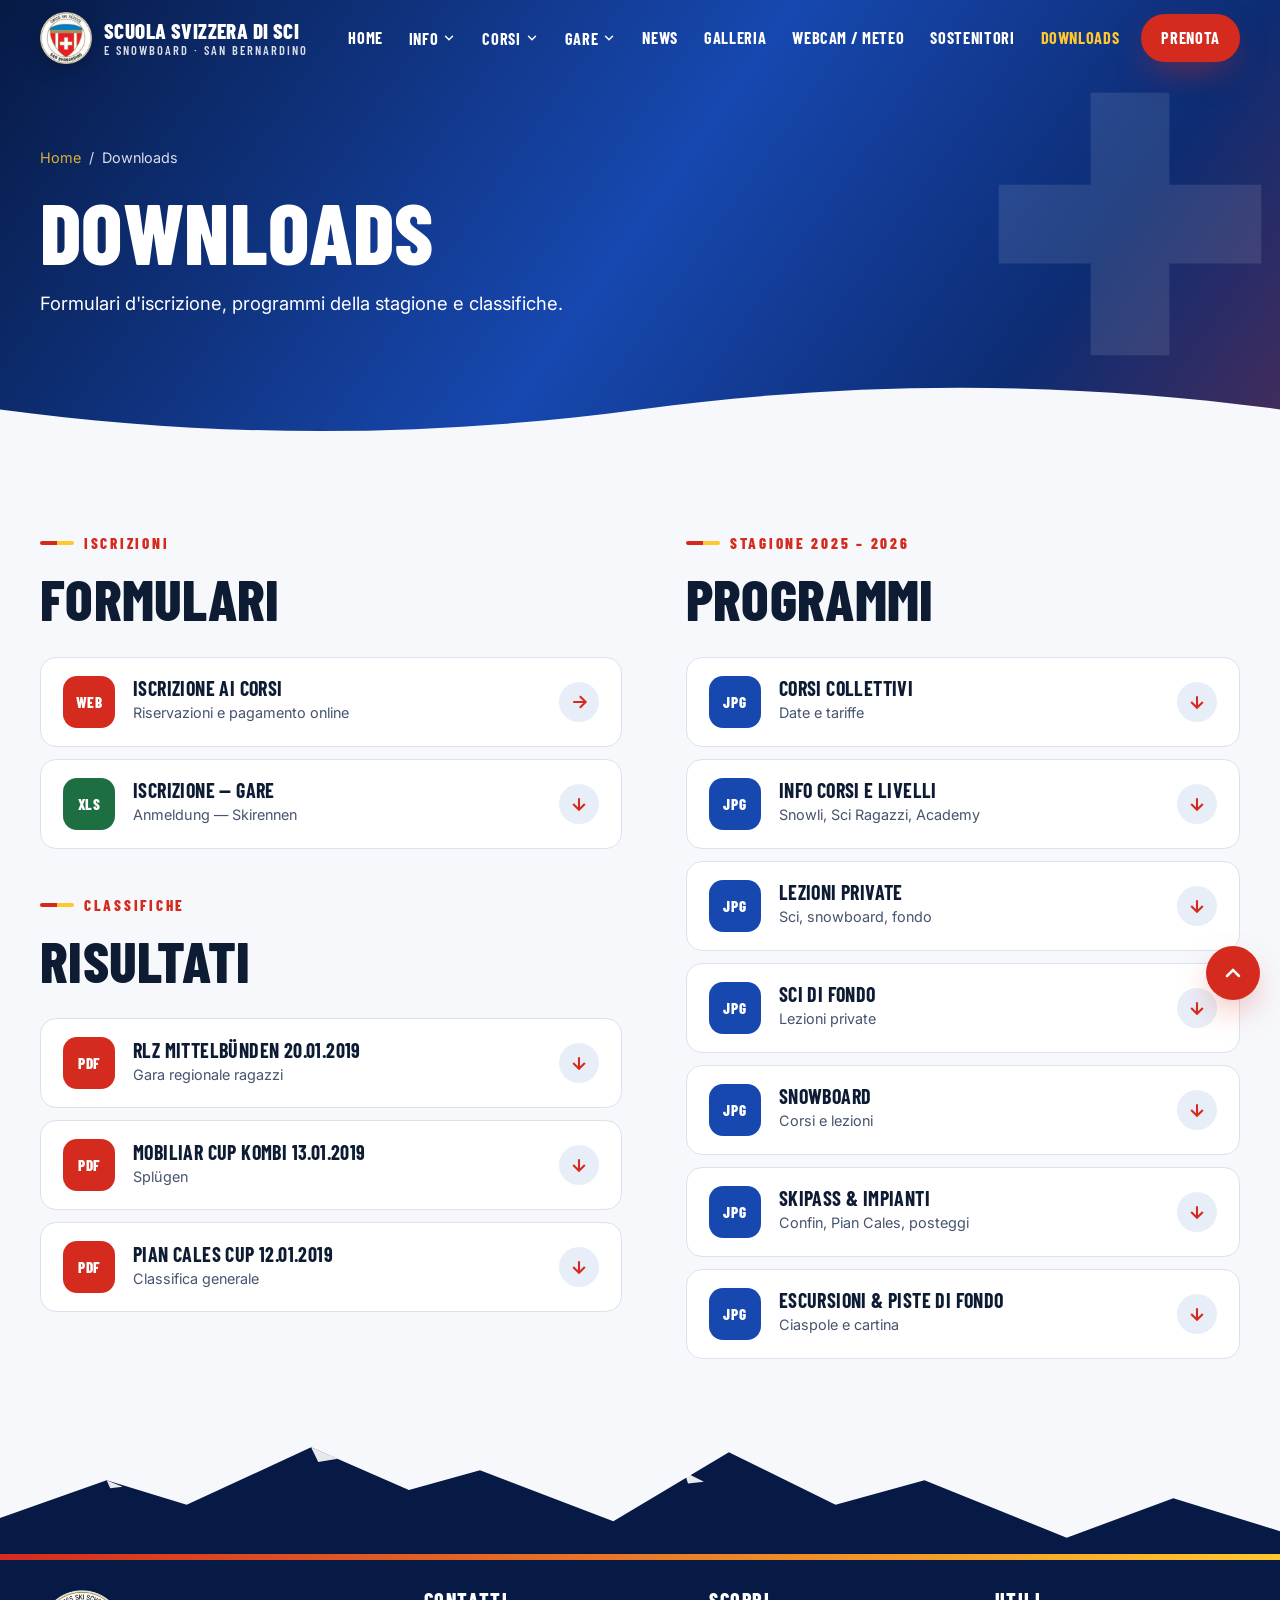
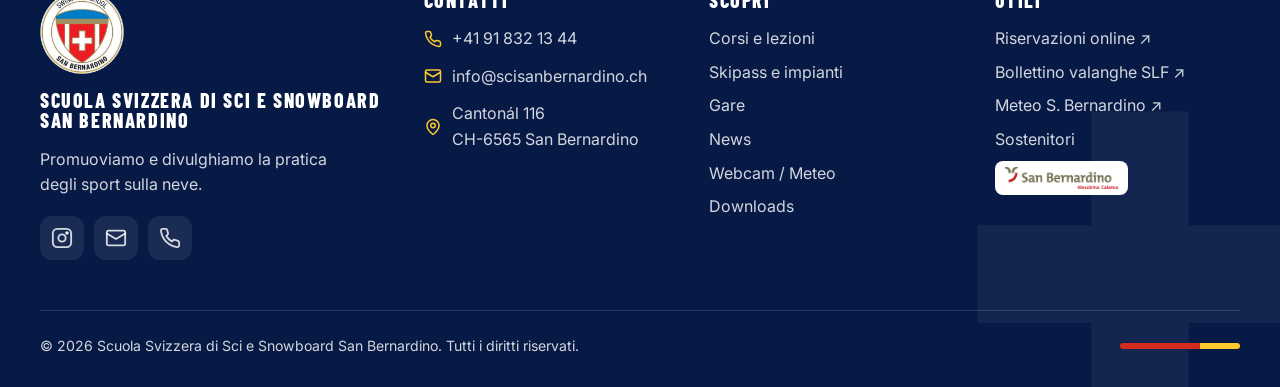
<file: downloads.html>
<!doctype html>
<html lang="it" class="no-js">
<head>
  <meta charset="utf-8">
  <meta name="viewport" content="width=device-width, initial-scale=1">
  <title>Downloads — Scuola Svizzera di Sci San Bernardino</title>
  <meta name="description" content="Formulari d'iscrizione gare, programmi della stagione e risultati da scaricare.">
  <meta name="theme-color" content="#d52b1e">
  <link rel="icon" href="assets/img/logo/badge-swiss-ski-school.png">
  <link rel="preconnect" href="https://fonts.googleapis.com">
  <link rel="preconnect" href="https://fonts.gstatic.com" crossorigin>
  <link href="https://fonts.googleapis.com/css2?family=Barlow+Condensed:ital,wght@0,600;0,700;0,800;1,800&family=Inter:wght@400;500;600;700&display=swap" rel="stylesheet">
  <link rel="stylesheet" href="assets/css/style.css">
</head>
<body data-page="downloads">
  <div id="site-header"></div>

  <main id="main">
    <section class="page-hero page-hero--blue">
      <svg class="page-hero__cross" viewBox="0 0 32 32" aria-hidden="true"><path fill="#fff" d="M13 6h6v7h7v6h-7v7h-6v-7H6v-6h7z"/></svg>
      <div class="wrap">
        <nav class="breadcrumb" aria-label="Percorso"><a href="index.html">Home</a> / <span>Downloads</span></nav>
        <h1 data-reveal>Downloads</h1>
        <p data-reveal style="--d:.1s">Formulari d'iscrizione, programmi della stagione e classifiche.</p>
      </div>
      <div class="slope" aria-hidden="true"><svg viewBox="0 0 1440 80" preserveAspectRatio="none"><path fill="#f6f8fc" d="M0 80V40c240 30 480 30 720 0s480-30 720 0v40z"/></svg></div>
    </section>

    <section class="section section--tight">
      <div class="wrap split" style="align-items:start">
        <div>
          <div class="section-head" data-reveal style="margin-bottom:24px">
            <span class="kicker">Iscrizioni</span>
            <h2>Formulari</h2>
          </div>
          <div class="doc-list" data-stagger>
            <a class="doc" href="https://scisanbernardino.skischool.shop/" target="_blank" rel="noopener">
              <span class="doc__icon">WEB</span>
              <span class="doc__text"><b>Iscrizione ai corsi</b><span>Riservazioni e pagamento online</span></span>
              <span class="doc__arrow"><svg viewBox="0 0 24 24" fill="none" stroke="currentColor" stroke-width="2.5"><path d="M5 12h14M13 5l7 7-7 7"/></svg></span>
            </a>
            <a class="doc" href="assets/docs/scisanbernardino_Iscrizione-gare.xls" download>
              <span class="doc__icon" style="--c:#1d6f42">XLS</span>
              <span class="doc__text"><b>Iscrizione — Gare</b><span>Anmeldung — Skirennen</span></span>
              <span class="doc__arrow"><svg viewBox="0 0 24 24" fill="none" stroke="currentColor" stroke-width="2.5"><path d="M12 5v14M5 12l7 7 7-7"/></svg></span>
            </a>
          </div>

          <div class="section-head mt-3" data-reveal style="margin-bottom:24px">
            <span class="kicker">Classifiche</span>
            <h2>Risultati</h2>
          </div>
          <div class="doc-list" data-stagger>
            <a class="doc" href="assets/docs/20-01-2019-RLZM-Mini-GARA-1-e-2_Classifica.pdf" target="_blank"><span class="doc__icon">PDF</span><span class="doc__text"><b>RLZ Mittelbünden 20.01.2019</b><span>Gara regionale ragazzi</span></span><span class="doc__arrow"><svg viewBox="0 0 24 24" fill="none" stroke="currentColor" stroke-width="2.5"><path d="M12 5v14M5 12l7 7 7-7"/></svg></span></a>
            <a class="doc" href="assets/docs/03-1501-e-2-KOMBI-Tumpriev-_13-01-2019.pdf" target="_blank"><span class="doc__icon">PDF</span><span class="doc__text"><b>Mobiliar Cup Kombi 13.01.2019</b><span>Splügen</span></span><span class="doc__arrow"><svg viewBox="0 0 24 24" fill="none" stroke="currentColor" stroke-width="2.5"><path d="M12 5v14M5 12l7 7 7-7"/></svg></span></a>
            <a class="doc" href="assets/docs/000-Pian-Cales-CUP_Classifica-generale-12-01-2019.pdf" target="_blank"><span class="doc__icon">PDF</span><span class="doc__text"><b>Pian Cales Cup 12.01.2019</b><span>Classifica generale</span></span><span class="doc__arrow"><svg viewBox="0 0 24 24" fill="none" stroke="currentColor" stroke-width="2.5"><path d="M12 5v14M5 12l7 7 7-7"/></svg></span></a>
          </div>
        </div>

        <div>
          <div class="section-head" data-reveal style="margin-bottom:24px">
            <span class="kicker">Stagione 2025 – 2026</span>
            <h2>Programmi</h2>
          </div>
          <div class="doc-list" data-stagger>
            <a class="doc" href="assets/img/news/01-scisanbernardino__Colettivi-2025-2026_02-12-2025-1.jpg" download><span class="doc__icon" style="--c:var(--blue)">JPG</span><span class="doc__text"><b>Corsi collettivi</b><span>Date e tariffe</span></span><span class="doc__arrow"><svg viewBox="0 0 24 24" fill="none" stroke="currentColor" stroke-width="2.5"><path d="M12 5v14M5 12l7 7 7-7"/></svg></span></a>
            <a class="doc" href="assets/img/news/02-scisanbernardino_INFO-Corsi-e-SSL-2025-2026_03-11-2025-2.jpg" download><span class="doc__icon" style="--c:var(--blue)">JPG</span><span class="doc__text"><b>Info corsi e livelli</b><span>Snowli, Sci Ragazzi, Academy</span></span><span class="doc__arrow"><svg viewBox="0 0 24 24" fill="none" stroke="currentColor" stroke-width="2.5"><path d="M12 5v14M5 12l7 7 7-7"/></svg></span></a>
            <a class="doc" href="assets/img/news/03-scisanbernardino_011-Lezioni-Private-2025-2026_04-10-2025-2.jpg" download><span class="doc__icon" style="--c:var(--blue)">JPG</span><span class="doc__text"><b>Lezioni private</b><span>Sci, snowboard, fondo</span></span><span class="doc__arrow"><svg viewBox="0 0 24 24" fill="none" stroke="currentColor" stroke-width="2.5"><path d="M12 5v14M5 12l7 7 7-7"/></svg></span></a>
            <a class="doc" href="assets/img/news/04-scisanbernardino_03-Fondo-2025-2026_11-10-2025.jpg" download><span class="doc__icon" style="--c:var(--blue)">JPG</span><span class="doc__text"><b>Sci di fondo</b><span>Lezioni private</span></span><span class="doc__arrow"><svg viewBox="0 0 24 24" fill="none" stroke="currentColor" stroke-width="2.5"><path d="M12 5v14M5 12l7 7 7-7"/></svg></span></a>
            <a class="doc" href="assets/img/news/05-scisanbernardino_04-Snowboard-2025-2026_11-10-2025.jpg" download><span class="doc__icon" style="--c:var(--blue)">JPG</span><span class="doc__text"><b>Snowboard</b><span>Corsi e lezioni</span></span><span class="doc__arrow"><svg viewBox="0 0 24 24" fill="none" stroke="currentColor" stroke-width="2.5"><path d="M12 5v14M5 12l7 7 7-7"/></svg></span></a>
            <a class="doc" href="assets/img/news/06-scisanbernardino-Impianti-di-risalita-2025-2026.jpg" download><span class="doc__icon" style="--c:var(--blue)">JPG</span><span class="doc__text"><b>Skipass & impianti</b><span>Confin, Pian Cales, posteggi</span></span><span class="doc__arrow"><svg viewBox="0 0 24 24" fill="none" stroke="currentColor" stroke-width="2.5"><path d="M12 5v14M5 12l7 7 7-7"/></svg></span></a>
            <a class="doc" href="assets/img/news/07-scisanbernardino_Escursione-e-piste-fondo_Tariffe-2025-2026.jpg" download><span class="doc__icon" style="--c:var(--blue)">JPG</span><span class="doc__text"><b>Escursioni & piste di fondo</b><span>Ciaspole e cartina</span></span><span class="doc__arrow"><svg viewBox="0 0 24 24" fill="none" stroke="currentColor" stroke-width="2.5"><path d="M12 5v14M5 12l7 7 7-7"/></svg></span></a>
          </div>
        </div>
      </div>
    </section>
  </main>

  <div id="site-footer"></div>
  <script src="assets/js/data.js"></script>
  <script src="assets/js/main.js"></script>
</body>
</html>
</file>
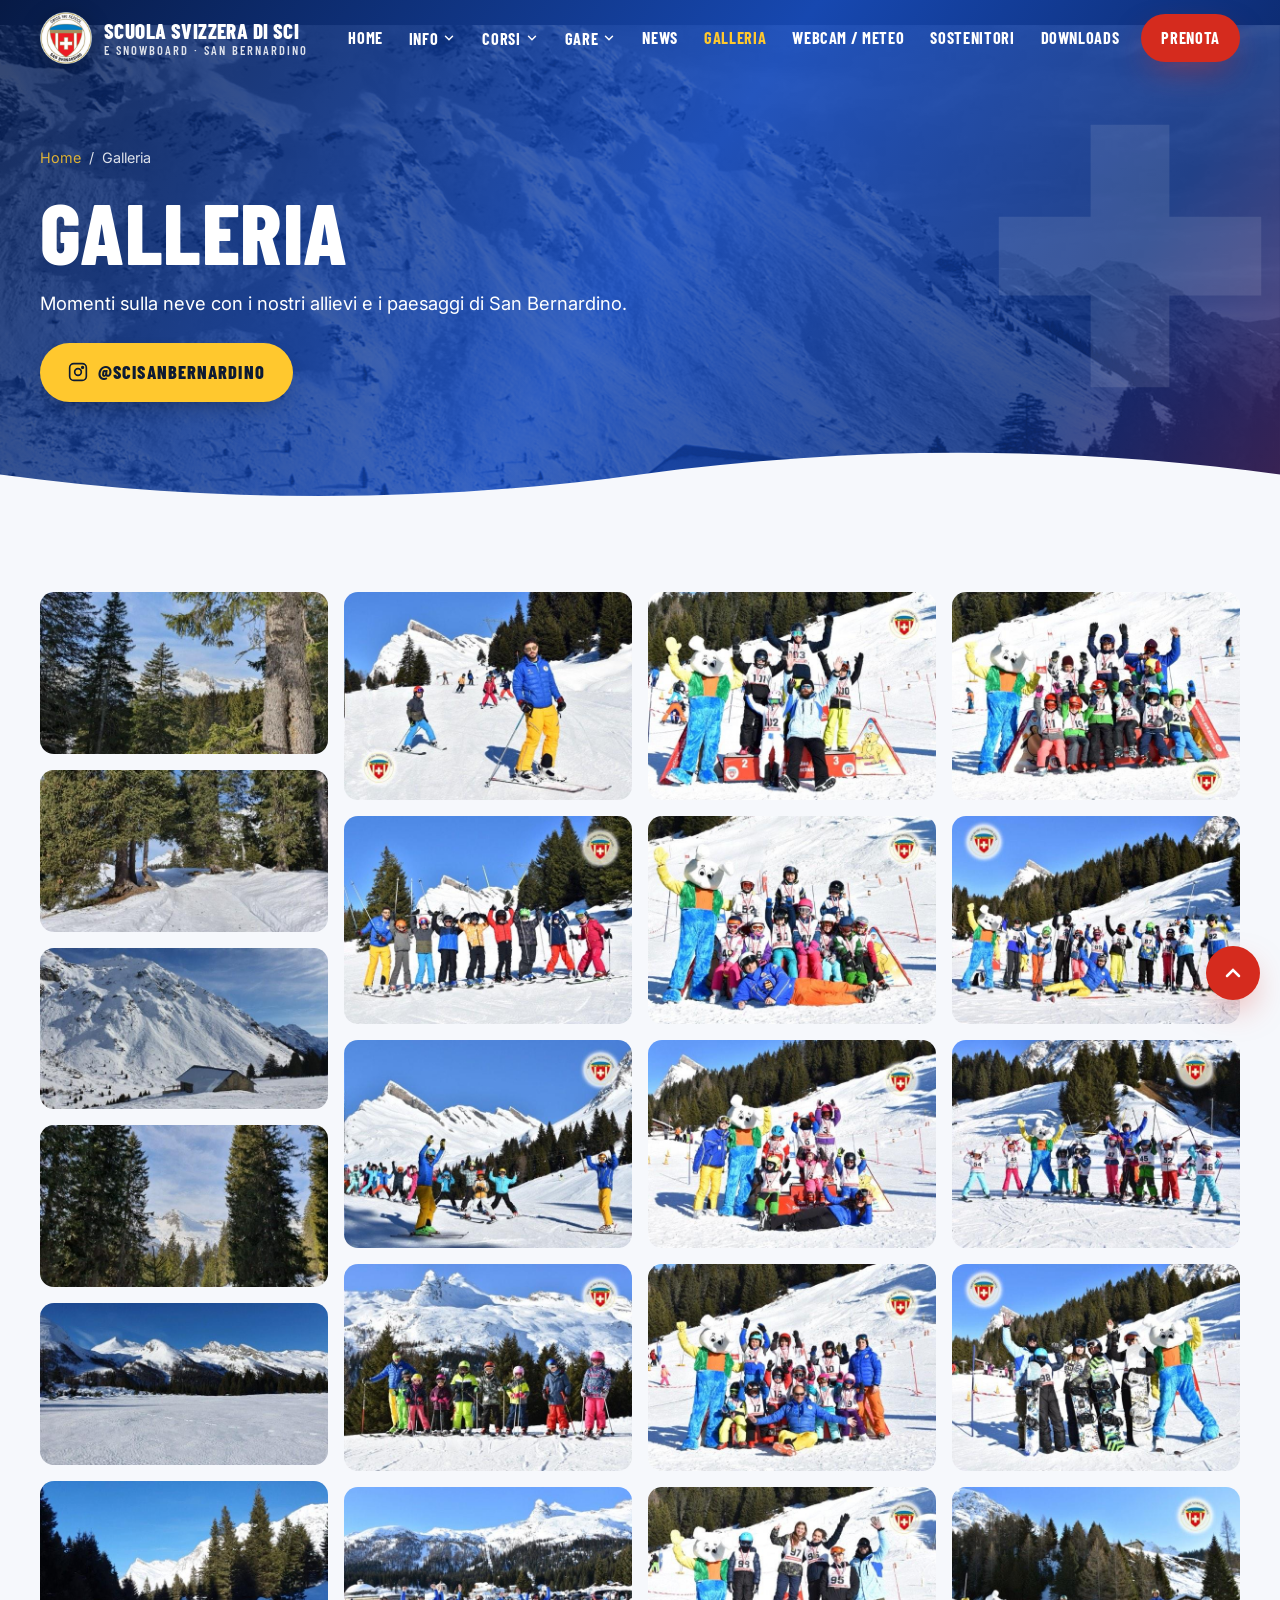
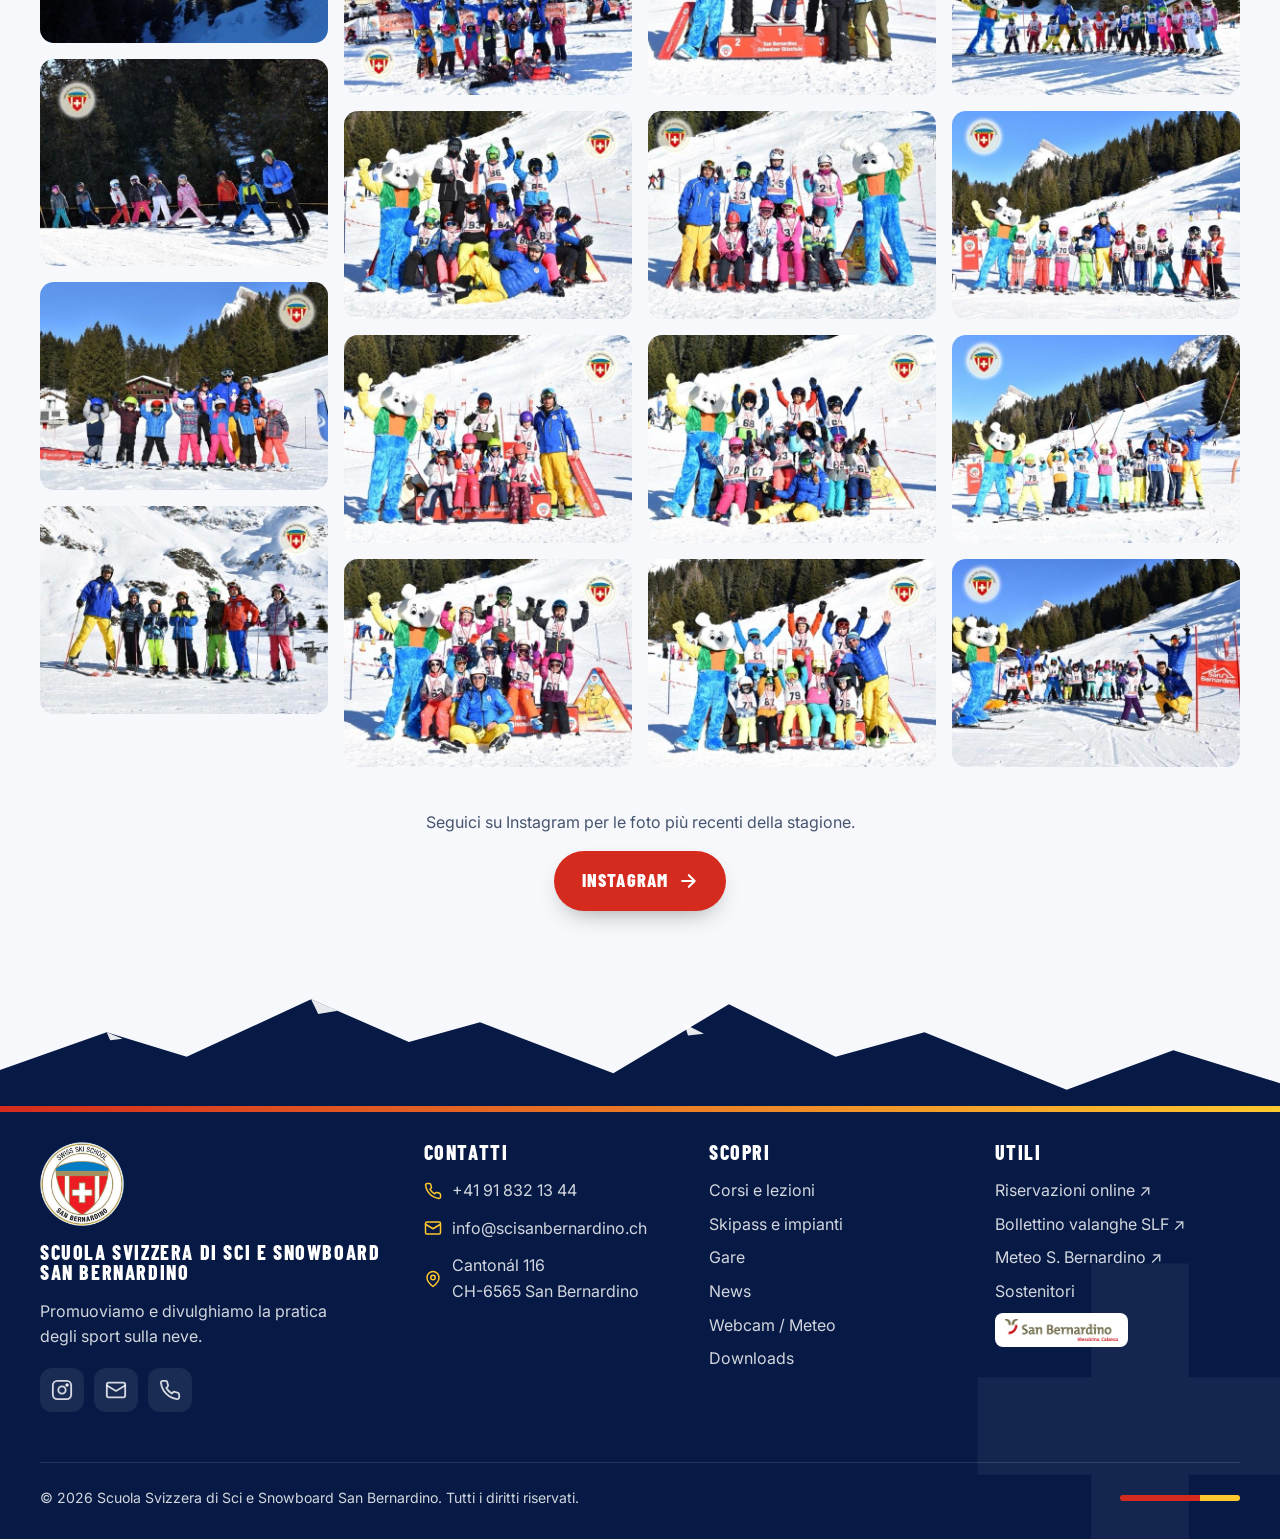
<file: galleria.html>
<!doctype html>
<html lang="it" class="no-js">
<head>
  <meta charset="utf-8">
  <meta name="viewport" content="width=device-width, initial-scale=1">
  <title>Galleria — Scuola Svizzera di Sci San Bernardino</title>
  <meta name="description" content="Foto dei corsi, delle gare e dei paesaggi invernali di San Bernardino.">
  <meta name="theme-color" content="#d52b1e">
  <link rel="icon" href="assets/img/logo/badge-swiss-ski-school.png">
  <link rel="preconnect" href="https://fonts.googleapis.com">
  <link rel="preconnect" href="https://fonts.gstatic.com" crossorigin>
  <link href="https://fonts.googleapis.com/css2?family=Barlow+Condensed:ital,wght@0,600;0,700;0,800;1,800&family=Inter:wght@400;500;600;700&display=swap" rel="stylesheet">
  <link rel="stylesheet" href="assets/css/style.css">
</head>
<body data-page="galleria">
  <div id="site-header"></div>

  <main id="main">
    <section class="page-hero page-hero--blue">
      <div class="page-hero__bg" data-parallax=".15"><img src="assets/img/galleria/20191208_124027.jpg" alt=""></div>
      <svg class="page-hero__cross" viewBox="0 0 32 32" aria-hidden="true"><path fill="#fff" d="M13 6h6v7h7v6h-7v7h-6v-7H6v-6h7z"/></svg>
      <div class="wrap">
        <nav class="breadcrumb" aria-label="Percorso"><a href="index.html">Home</a> / <span>Galleria</span></nav>
        <h1 data-reveal>Galleria</h1>
        <p data-reveal style="--d:.1s">Momenti sulla neve con i nostri allievi e i paesaggi di San Bernardino.</p>
        <div class="flex mt-2" data-reveal style="--d:.2s">
          <a class="btn btn--yellow" href="https://www.instagram.com/scisanbernardino/" target="_blank" rel="noopener">
            <svg viewBox="0 0 24 24" fill="none" stroke="currentColor" stroke-width="2" stroke-linecap="round"><rect x="2" y="2" width="20" height="20" rx="5"/><circle cx="12" cy="12" r="4"/><circle cx="17.5" cy="6.5" r="1" fill="currentColor"/></svg>
            @scisanbernardino
          </a>
        </div>
      </div>
      <div class="slope" aria-hidden="true"><svg viewBox="0 0 1440 80" preserveAspectRatio="none"><path fill="#f6f8fc" d="M0 80V40c240 30 480 30 720 0s480-30 720 0v40z"/></svg></div>
    </section>

    <section class="section section--tight">
      <div class="wrap">
        <div class="masonry" data-gallery></div>
        <div class="center mt-3">
          <p class="muted">Seguici su Instagram per le foto più recenti della stagione.</p>
          <a class="btn" href="https://www.instagram.com/scisanbernardino/" target="_blank" rel="noopener">Instagram <svg viewBox="0 0 24 24" fill="none" stroke="currentColor" stroke-width="2.5" stroke-linecap="round" stroke-linejoin="round"><path d="M5 12h14M13 5l7 7-7 7"/></svg></a>
        </div>
      </div>
    </section>
  </main>

  <div id="site-footer"></div>
  <script src="assets/js/data.js"></script>
  <script src="assets/js/main.js"></script>
</body>
</html>
</file>
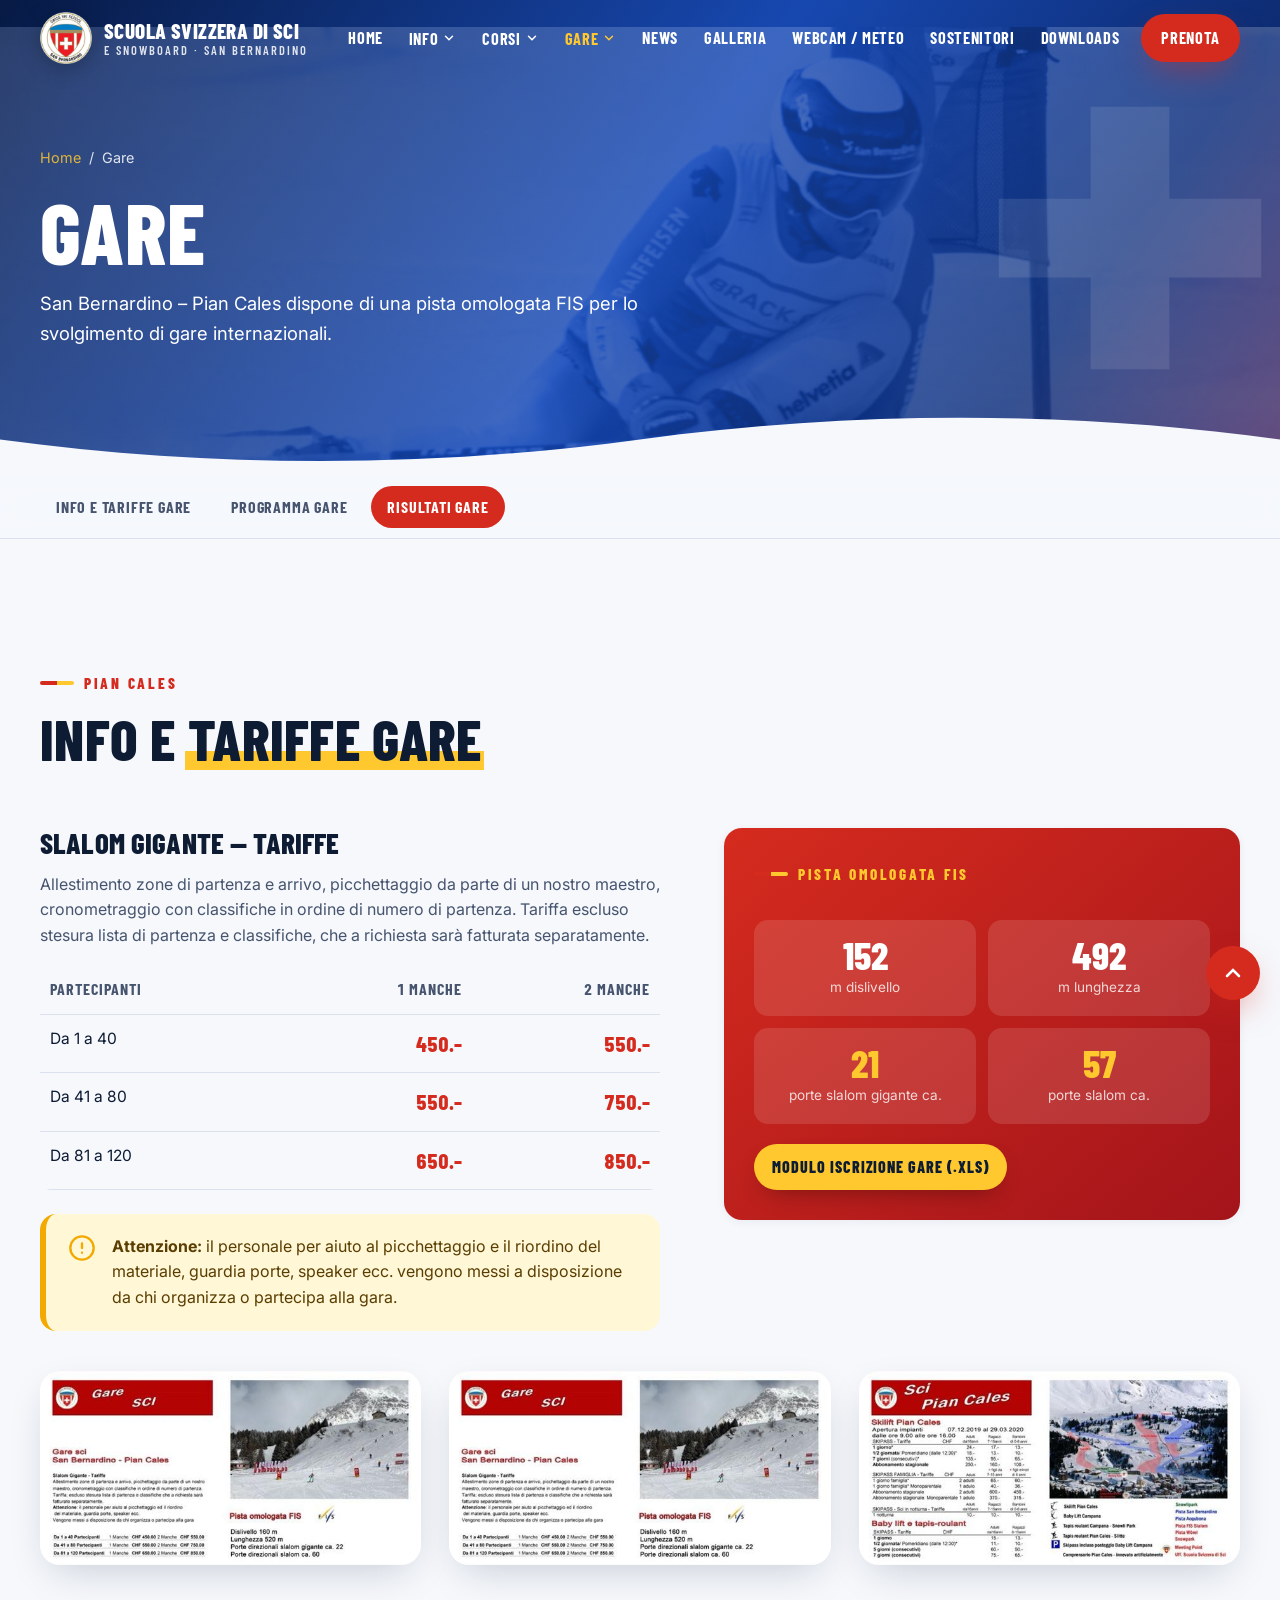
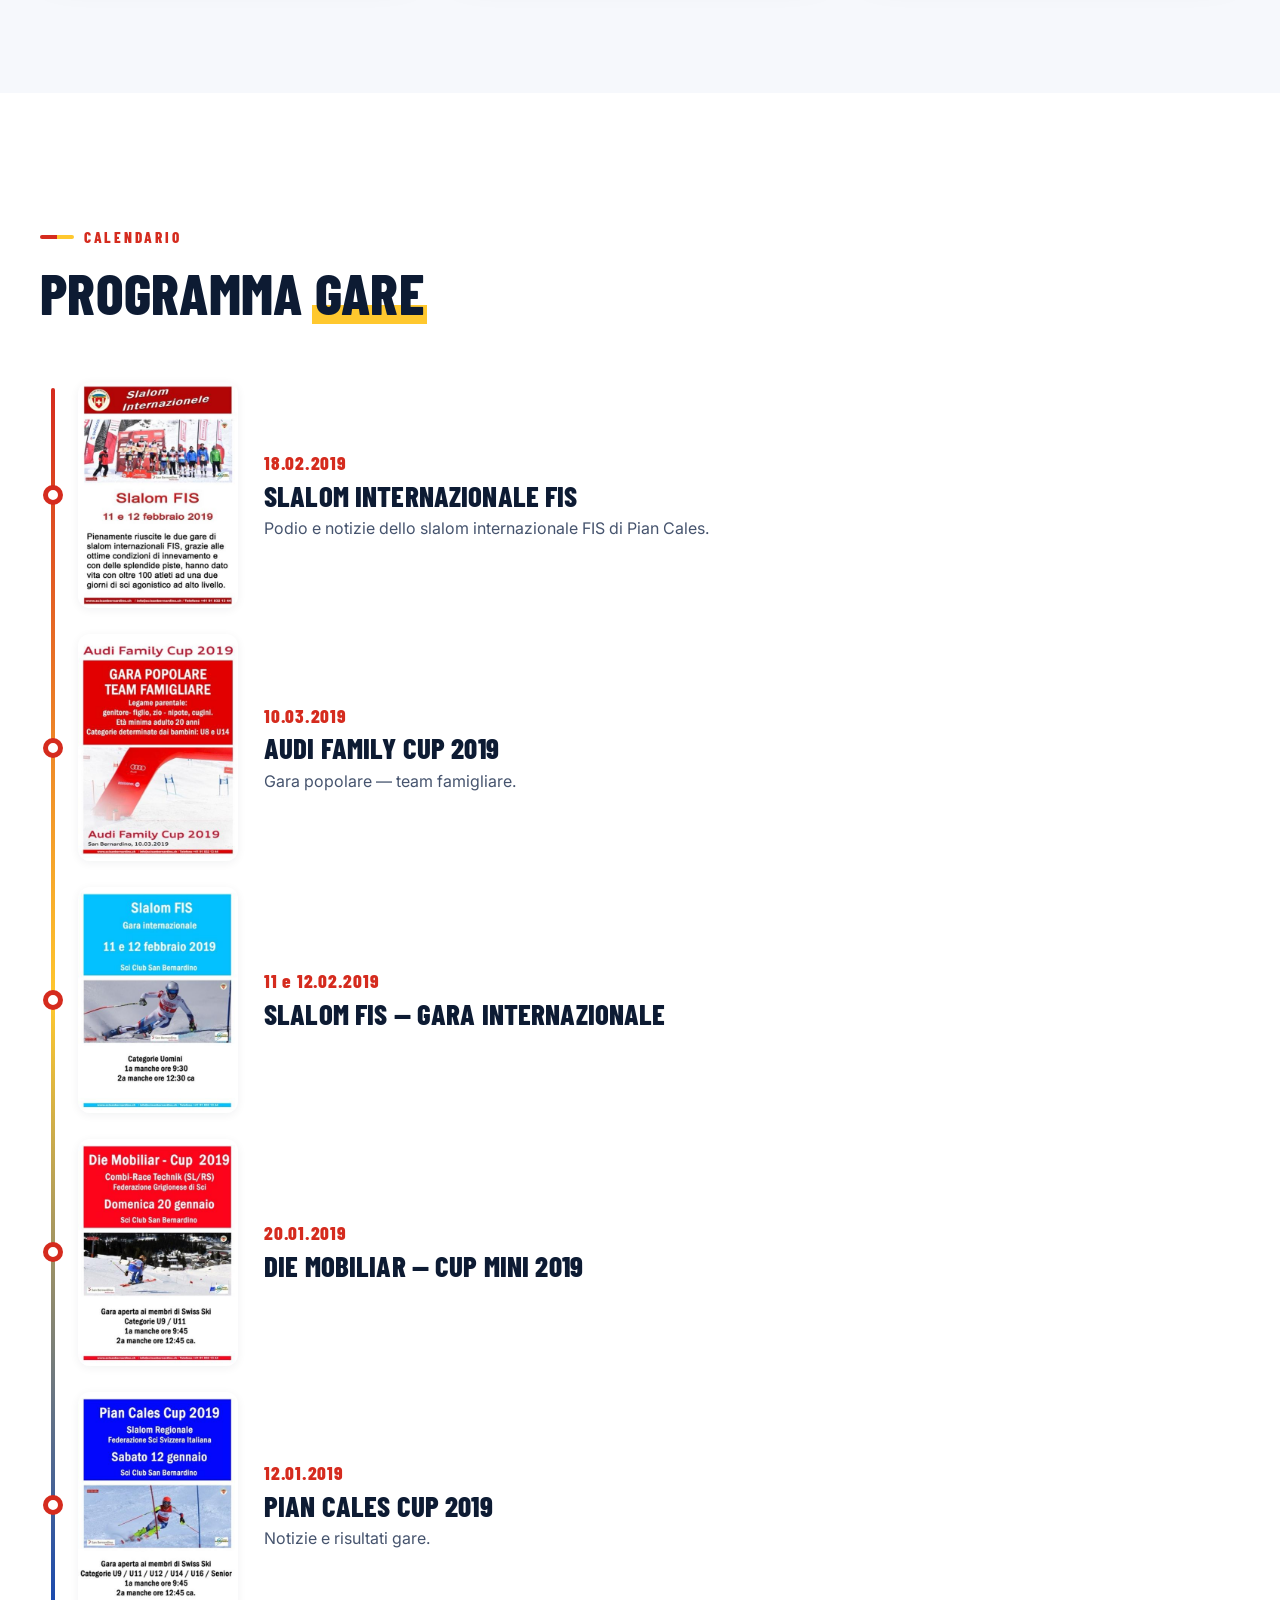
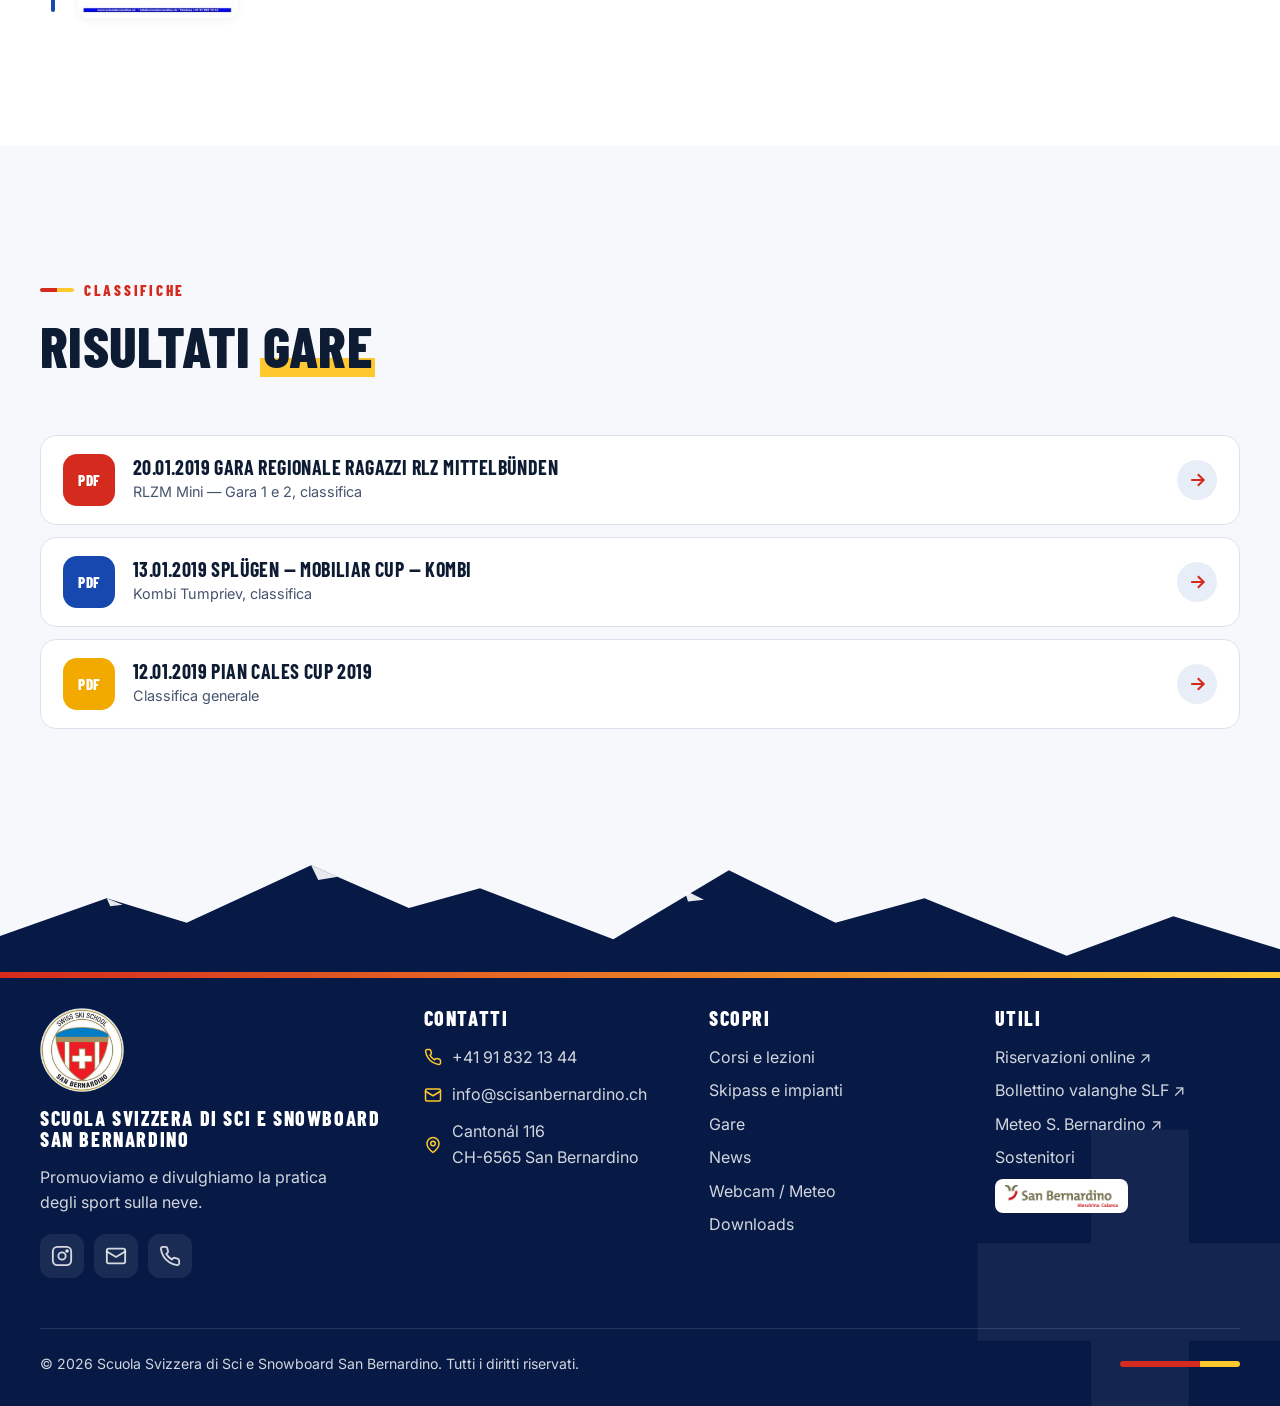
<file: gare.html>
<!doctype html>
<html lang="it" class="no-js">
<head>
  <meta charset="utf-8">
  <meta name="viewport" content="width=device-width, initial-scale=1">
  <title>Gare — Scuola Svizzera di Sci San Bernardino</title>
  <meta name="description" content="Gare di sci a San Bernardino Pian Cales: pista omologata FIS, tariffe per l'organizzazione di gare, programma e risultati.">
  <meta name="theme-color" content="#d52b1e">
  <link rel="icon" href="assets/img/logo/badge-swiss-ski-school.png">
  <link rel="preconnect" href="https://fonts.googleapis.com">
  <link rel="preconnect" href="https://fonts.gstatic.com" crossorigin>
  <link href="https://fonts.googleapis.com/css2?family=Barlow+Condensed:ital,wght@0,600;0,700;0,800;1,800&family=Inter:wght@400;500;600;700&display=swap" rel="stylesheet">
  <link rel="stylesheet" href="assets/css/style.css">
</head>
<body data-page="gare">
  <div id="site-header"></div>

  <main id="main">
    <section class="page-hero page-hero--blue">
      <div class="page-hero__bg" data-parallax=".15"><img src="assets/img/foto/federico.jpg" alt=""></div>
      <svg class="page-hero__cross" viewBox="0 0 32 32" aria-hidden="true"><path fill="#fff" d="M13 6h6v7h7v6h-7v7h-6v-7H6v-6h7z"/></svg>
      <div class="wrap">
        <nav class="breadcrumb" aria-label="Percorso"><a href="index.html">Home</a> / <span>Gare</span></nav>
        <h1 data-reveal>Gare</h1>
        <p data-reveal style="--d:.1s">San Bernardino – Pian Cales dispone di una pista omologata FIS per lo svolgimento di gare internazionali.</p>
      </div>
      <div class="slope" aria-hidden="true"><svg viewBox="0 0 1440 80" preserveAspectRatio="none"><path fill="#f6f8fc" d="M0 80V40c240 30 480 30 720 0s480-30 720 0v40z"/></svg></div>
    </section>

    <nav class="subnav" aria-label="Sezioni">
      <div class="wrap"><ul>
        <li><a href="#info-tariffe">Info e tariffe gare</a></li>
        <li><a href="#programma">Programma gare</a></li>
        <li><a href="#risultati">Risultati gare</a></li>
      </ul></div>
    </nav>

    <!-- INFO E TARIFFE -->
    <section class="section" id="info-tariffe">
      <div class="wrap">
        <div class="section-head" data-reveal>
          <span class="kicker">Pian Cales</span>
          <h2>Info e <span class="hl">tariffe gare</span></h2>
        </div>
        <div class="split" style="align-items:start">
          <div data-reveal="left">
            <h3>Slalom gigante — tariffe</h3>
            <p class="muted">Allestimento zone di partenza e arrivo, picchettaggio da parte di un nostro maestro, cronometraggio con classifiche in ordine di numero di partenza. Tariffa escluso stesura lista di partenza e classifiche, che a richiesta sarà fatturata separatamente.</p>
            <div class="table-scroll">
              <table class="price-table">
                <thead><tr><th>Partecipanti</th><th class="num">1 manche</th><th class="num">2 manche</th></tr></thead>
                <tbody>
                  <tr><td>Da 1 a 40</td><td class="num price">450.–</td><td class="num price">550.–</td></tr>
                  <tr><td>Da 41 a 80</td><td class="num price">550.–</td><td class="num price">750.–</td></tr>
                  <tr><td>Da 81 a 120</td><td class="num price">650.–</td><td class="num price">850.–</td></tr>
                </tbody>
              </table>
            </div>
            <div class="notice mt-2">
              <svg viewBox="0 0 24 24" fill="none" stroke="currentColor" stroke-width="2" stroke-linecap="round"><circle cx="12" cy="12" r="10"/><path d="M12 8v4M12 16h.01"/></svg>
              <p><b>Attenzione:</b> il personale per aiuto al picchettaggio e il riordino del materiale, guardia porte, speaker ecc. vengono messi a disposizione da chi organizza o partecipa alla gara.</p>
            </div>
          </div>
          <div data-reveal="right">
            <div class="card" style="background:linear-gradient(140deg,var(--red),var(--red-deep));color:#fff;border:0">
              <span class="kicker" style="color:var(--yellow)">Pista omologata FIS</span>
              <div class="area-stats" style="grid-template-columns:repeat(2,1fr)">
                <div style="background:rgba(255,255,255,.12)"><b data-count="160" style="color:#fff">0</b><span style="color:rgba(255,255,255,.8)">m dislivello</span></div>
                <div style="background:rgba(255,255,255,.12)"><b data-count="520" style="color:#fff">0</b><span style="color:rgba(255,255,255,.8)">m lunghezza</span></div>
                <div style="background:rgba(255,255,255,.12)"><b data-count="22" style="color:var(--yellow)">0</b><span style="color:rgba(255,255,255,.8)">porte slalom gigante ca.</span></div>
                <div style="background:rgba(255,255,255,.12)"><b data-count="60" style="color:var(--yellow)">0</b><span style="color:rgba(255,255,255,.8)">porte slalom ca.</span></div>
              </div>
              <a class="btn btn--yellow btn--sm" href="assets/docs/scisanbernardino_Iscrizione-gare.xls" download>Modulo iscrizione gare (.xls)</a>
            </div>
          </div>
        </div>
        <div class="grid grid-3 mt-3" data-stagger>
          <a class="figure-card" href="assets/img/gare/Gare-Pian-CAles_2020-A-01-3.jpg" data-lightbox="gare-info" data-caption="Gare sci San Bernardino — Pian Cales"><img src="assets/img/gare/thumb/Gare-Pian-CAles_2020-A-01-3.jpg" alt="Info gare Pian Cales" loading="lazy"></a>
          <a class="figure-card" href="assets/img/gare/Gare-Pian-CAles_2020-A-01-2.jpg" data-lightbox="gare-info" data-caption="Gare sci — Pian Cales"><img src="assets/img/gare/thumb/Gare-Pian-CAles_2020-A-01-2.jpg" alt="Gare Pian Cales" loading="lazy"></a>
          <a class="figure-card" href="assets/img/gare/4-Pian-Cales-2019-20120-1-1.jpg" data-lightbox="gare-info" data-caption="Sci Pian Cales"><img src="assets/img/gare/thumb/4-Pian-Cales-2019-20120-1-1.jpg" alt="Sci Pian Cales" loading="lazy"></a>
        </div>
      </div>
    </section>

    <!-- PROGRAMMA -->
    <section class="section section--white" id="programma">
      <div class="wrap">
        <div class="section-head" data-reveal>
          <span class="kicker">Calendario</span>
          <h2>Programma <span class="hl">gare</span></h2>
        </div>
        <div class="timeline">
          <div class="timeline__item" data-reveal>
            <a href="assets/img/gare/FIS-SL-Podio_News-12-02-2019.jpg" data-lightbox="programma" data-caption="Slalom Internazionale FIS"><img src="assets/img/gare/thumb/FIS-SL-Podio_News-12-02-2019.jpg" alt="Slalom FIS podio" loading="lazy"></a>
            <div><time>18.02.2019</time><h3>Slalom Internazionale FIS</h3><p class="muted mb-0">Podio e notizie dello slalom internazionale FIS di Pian Cales.</p></div>
          </div>
          <div class="timeline__item" data-reveal>
            <a href="assets/img/gare/Flyer-Audi-Family-A-2019-1.jpg" data-lightbox="programma" data-caption="Audi Family Cup 2019"><img src="assets/img/gare/thumb/Flyer-Audi-Family-A-2019-1.jpg" alt="Audi Family Cup" loading="lazy"></a>
            <div><time>10.03.2019</time><h3>Audi Family Cup 2019</h3><p class="muted mb-0">Gara popolare — team famigliare.</p></div>
          </div>
          <div class="timeline__item" data-reveal>
            <a href="assets/img/gare/Flyer-Slalom-FIS-11e12-02-2019.jpg" data-lightbox="programma" data-caption="Slalom FIS — Gara internazionale"><img src="assets/img/gare/thumb/Flyer-Slalom-FIS-11e12-02-2019.jpg" alt="Slalom FIS" loading="lazy"></a>
            <div><time>11 e 12.02.2019</time><h3>Slalom FIS — Gara internazionale</h3></div>
          </div>
          <div class="timeline__item" data-reveal>
            <a href="assets/img/gare/Flyer-RLZM-Mobilar-Cup-20-01-2019.jpg" data-lightbox="programma" data-caption="Die Mobiliar — Cup Mini 2019"><img src="assets/img/gare/thumb/Flyer-RLZM-Mobilar-Cup-20-01-2019.jpg" alt="Mobiliar Cup Mini" loading="lazy"></a>
            <div><time>20.01.2019</time><h3>Die Mobiliar — Cup Mini 2019</h3></div>
          </div>
          <div class="timeline__item" data-reveal>
            <a href="assets/img/gare/Flyer-Slalom-Pian-Cales-Cup-12-01-2019.jpg" data-lightbox="programma" data-caption="Pian Cales Cup 2019"><img src="assets/img/gare/thumb/Flyer-Slalom-Pian-Cales-Cup-12-01-2019.jpg" alt="Pian Cales Cup" loading="lazy"></a>
            <div><time>12.01.2019</time><h3>Pian Cales Cup 2019</h3><p class="muted mb-0">Notizie e risultati gare.</p></div>
          </div>
        </div>
      </div>
    </section>

    <!-- RISULTATI -->
    <section class="section" id="risultati">
      <div class="wrap">
        <div class="section-head" data-reveal>
          <span class="kicker">Classifiche</span>
          <h2>Risultati <span class="hl">gare</span></h2>
        </div>
        <div class="doc-list" data-stagger>
          <a class="doc" href="assets/docs/20-01-2019-RLZM-Mini-GARA-1-e-2_Classifica.pdf" target="_blank">
            <span class="doc__icon">PDF</span>
            <span class="doc__text"><b>20.01.2019 Gara Regionale Ragazzi RLZ Mittelbünden</b><span>RLZM Mini — Gara 1 e 2, classifica</span></span>
            <span class="doc__arrow"><svg viewBox="0 0 24 24" fill="none" stroke="currentColor" stroke-width="2.5"><path d="M5 12h14M13 5l7 7-7 7"/></svg></span>
          </a>
          <a class="doc" href="assets/docs/03-1501-e-2-KOMBI-Tumpriev-_13-01-2019.pdf" target="_blank">
            <span class="doc__icon" style="--c:var(--blue)">PDF</span>
            <span class="doc__text"><b>13.01.2019 Splügen — Mobiliar Cup — Kombi</b><span>Kombi Tumpriev, classifica</span></span>
            <span class="doc__arrow"><svg viewBox="0 0 24 24" fill="none" stroke="currentColor" stroke-width="2.5"><path d="M5 12h14M13 5l7 7-7 7"/></svg></span>
          </a>
          <a class="doc" href="assets/docs/000-Pian-Cales-CUP_Classifica-generale-12-01-2019.pdf" target="_blank">
            <span class="doc__icon" style="--c:var(--yellow-deep)">PDF</span>
            <span class="doc__text"><b>12.01.2019 Pian Cales Cup 2019</b><span>Classifica generale</span></span>
            <span class="doc__arrow"><svg viewBox="0 0 24 24" fill="none" stroke="currentColor" stroke-width="2.5"><path d="M5 12h14M13 5l7 7-7 7"/></svg></span>
          </a>
        </div>
      </div>
    </section>
  </main>

  <div id="site-footer"></div>
  <script src="assets/js/data.js"></script>
  <script src="assets/js/main.js"></script>
</body>
</html>
</file>
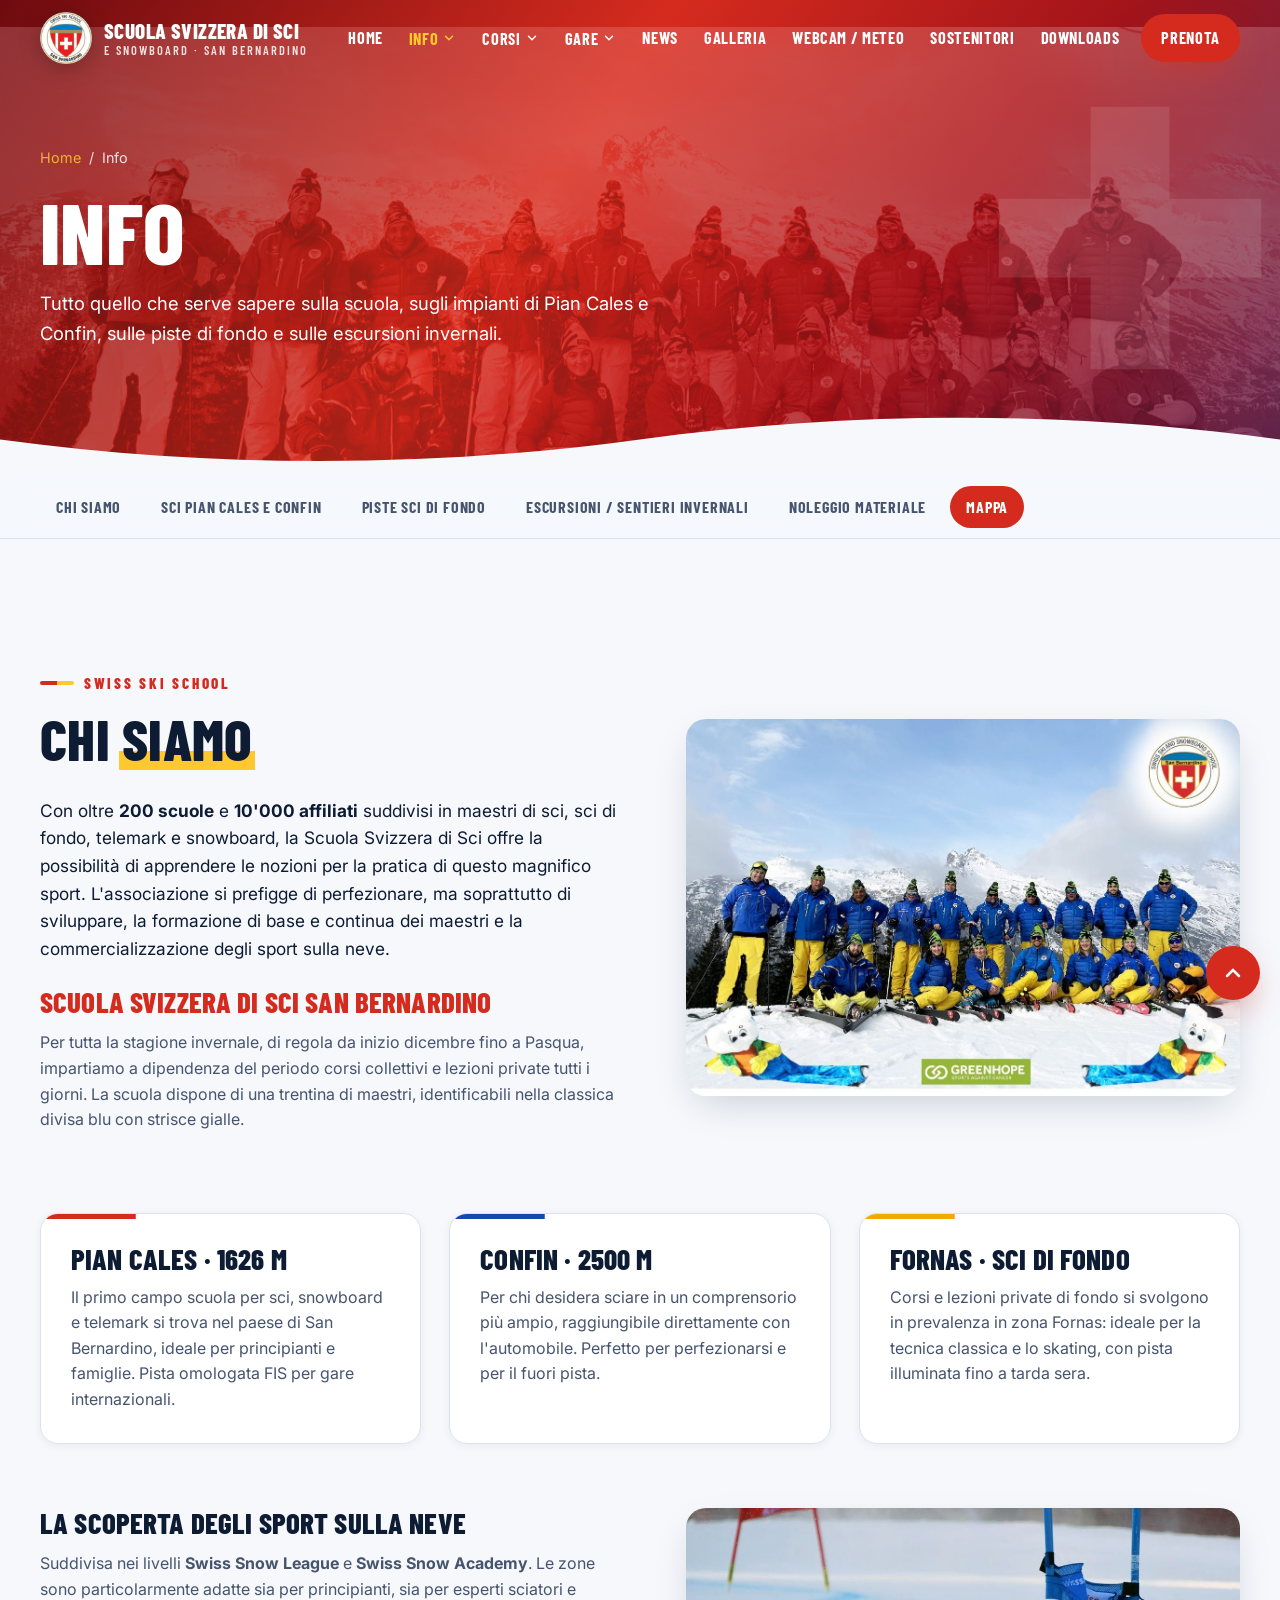
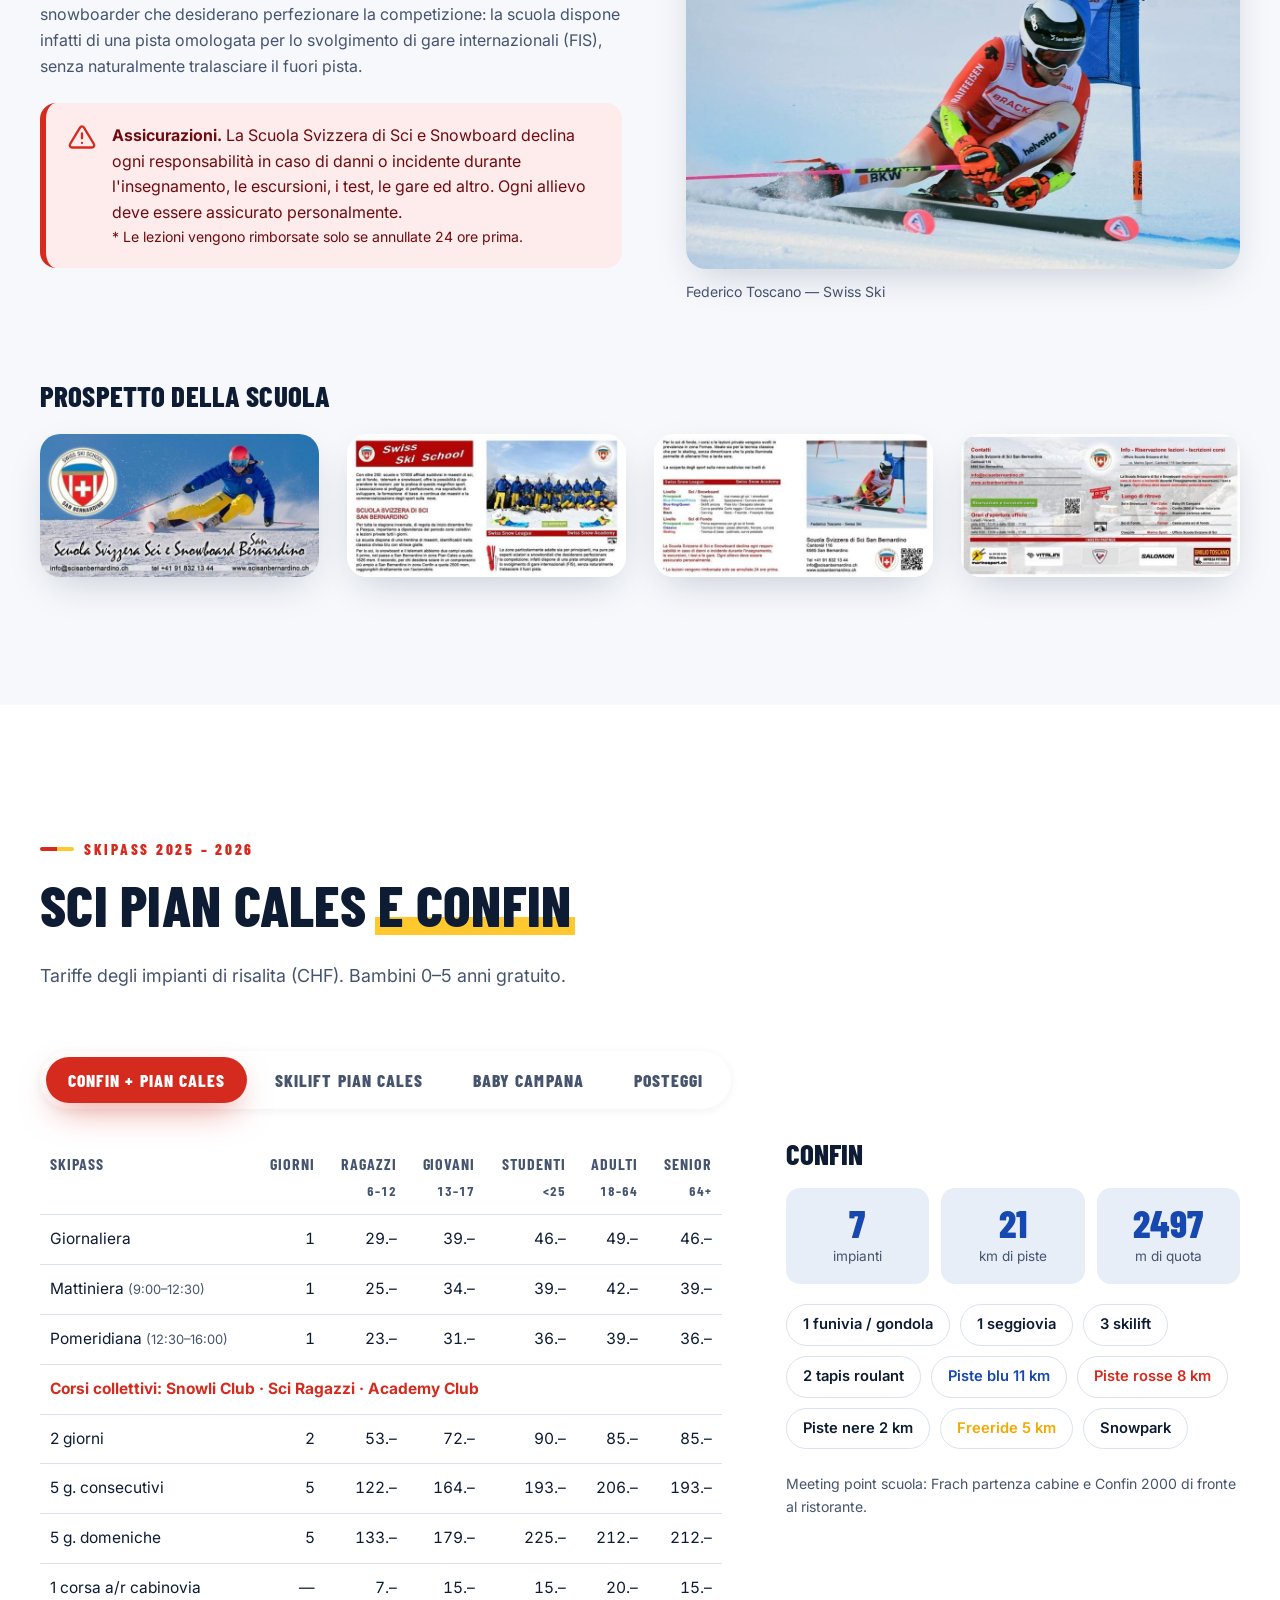
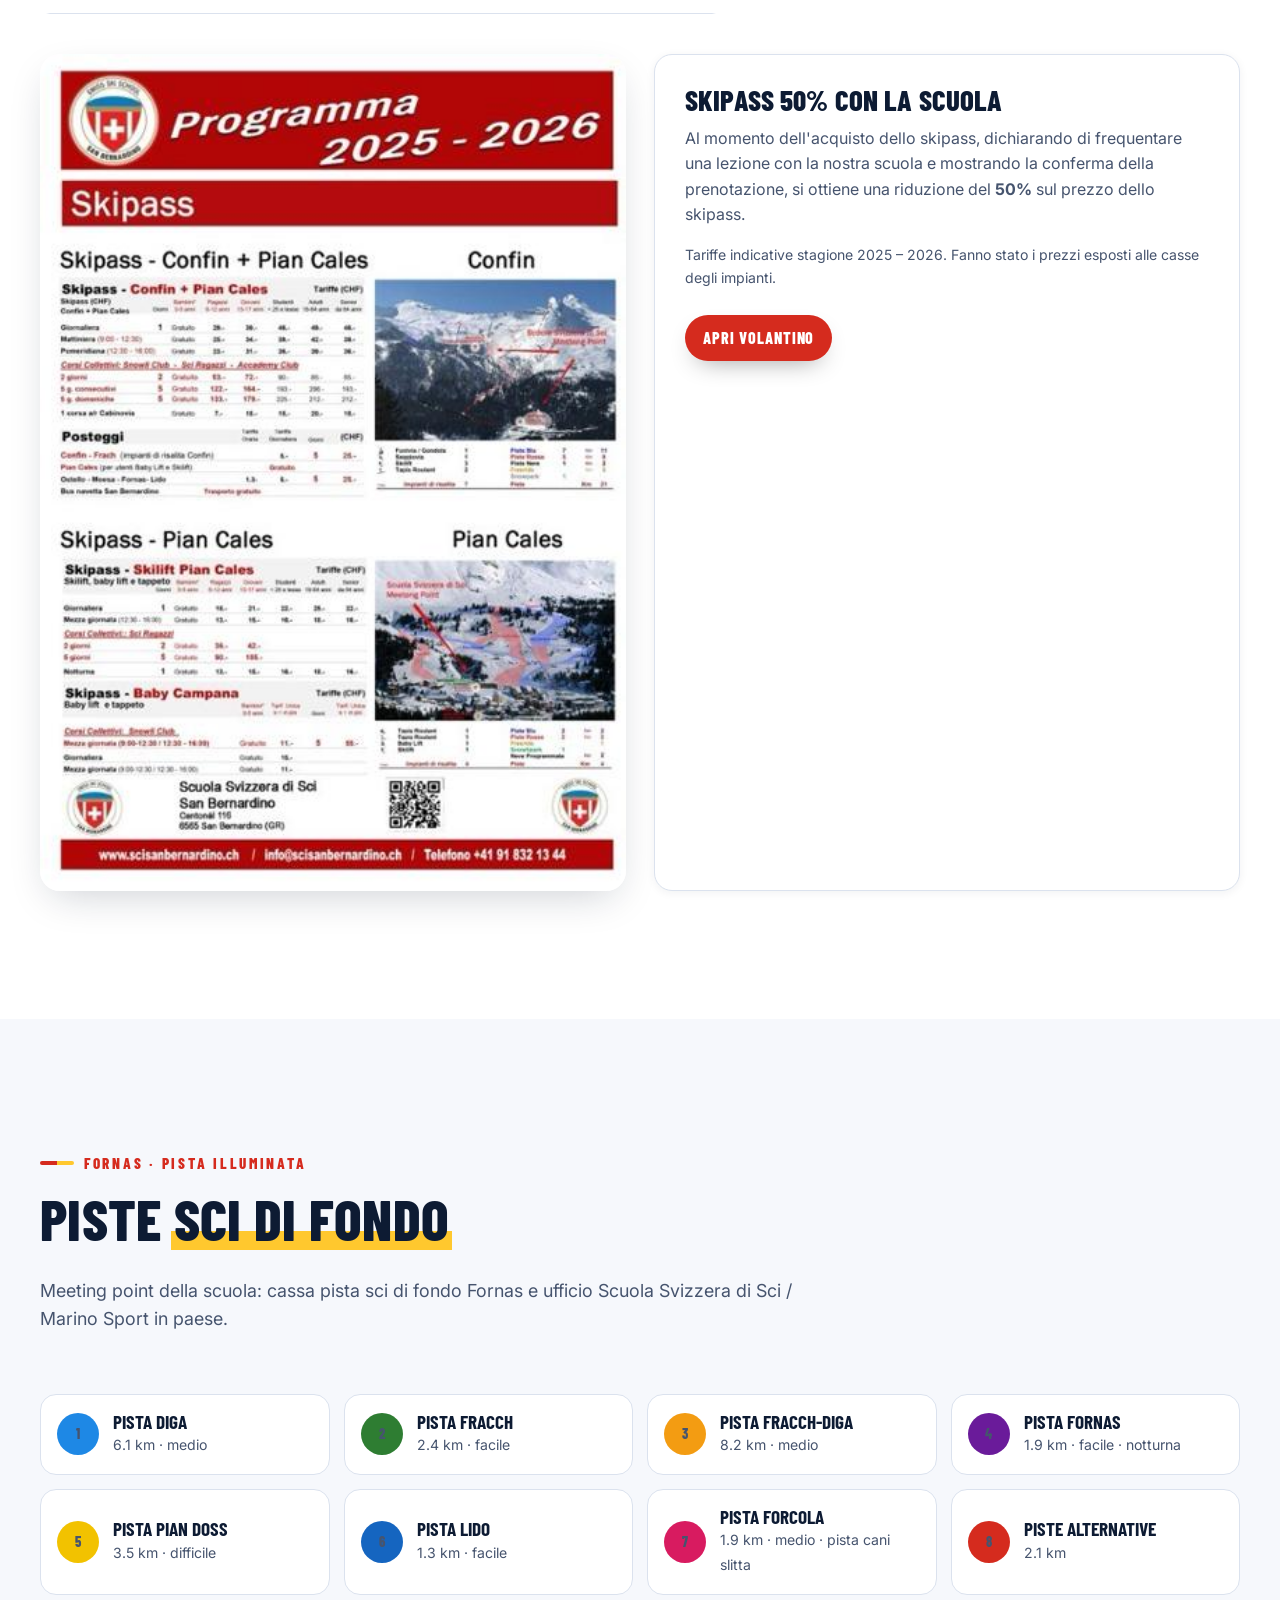
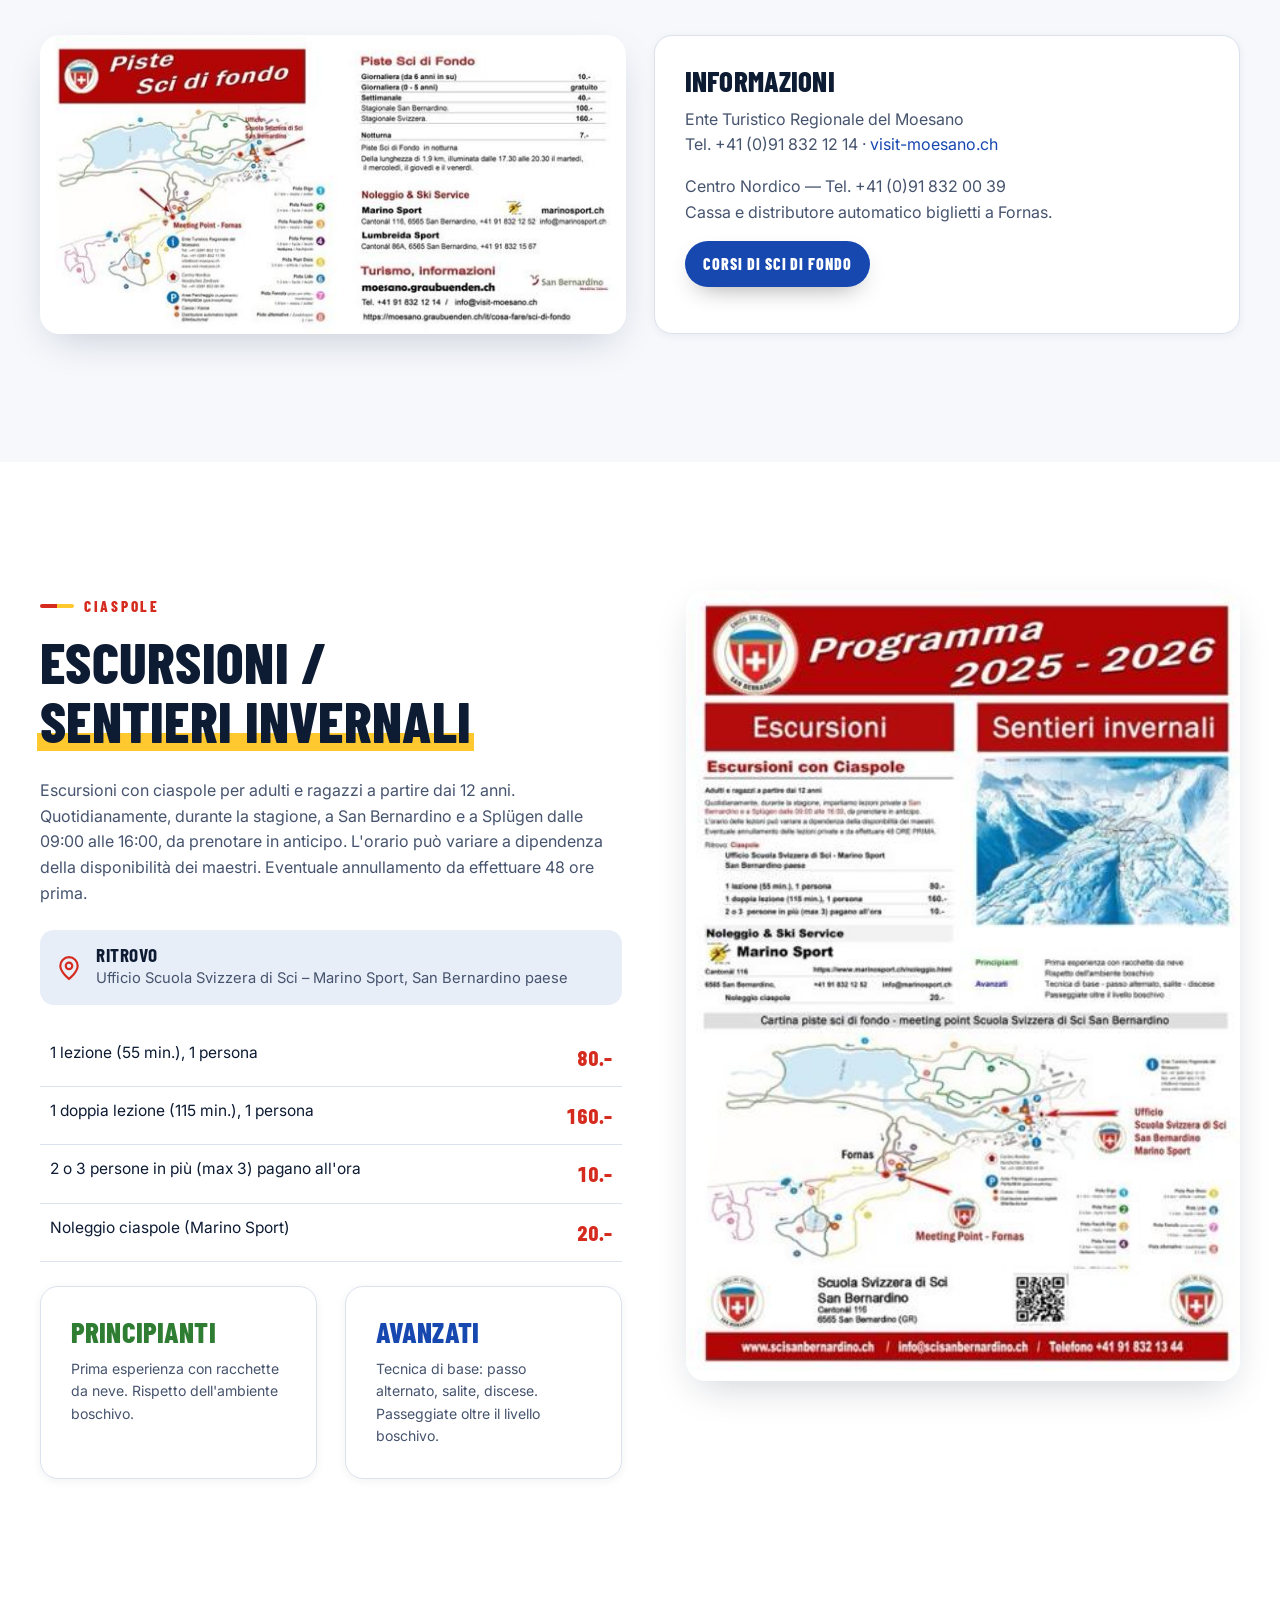
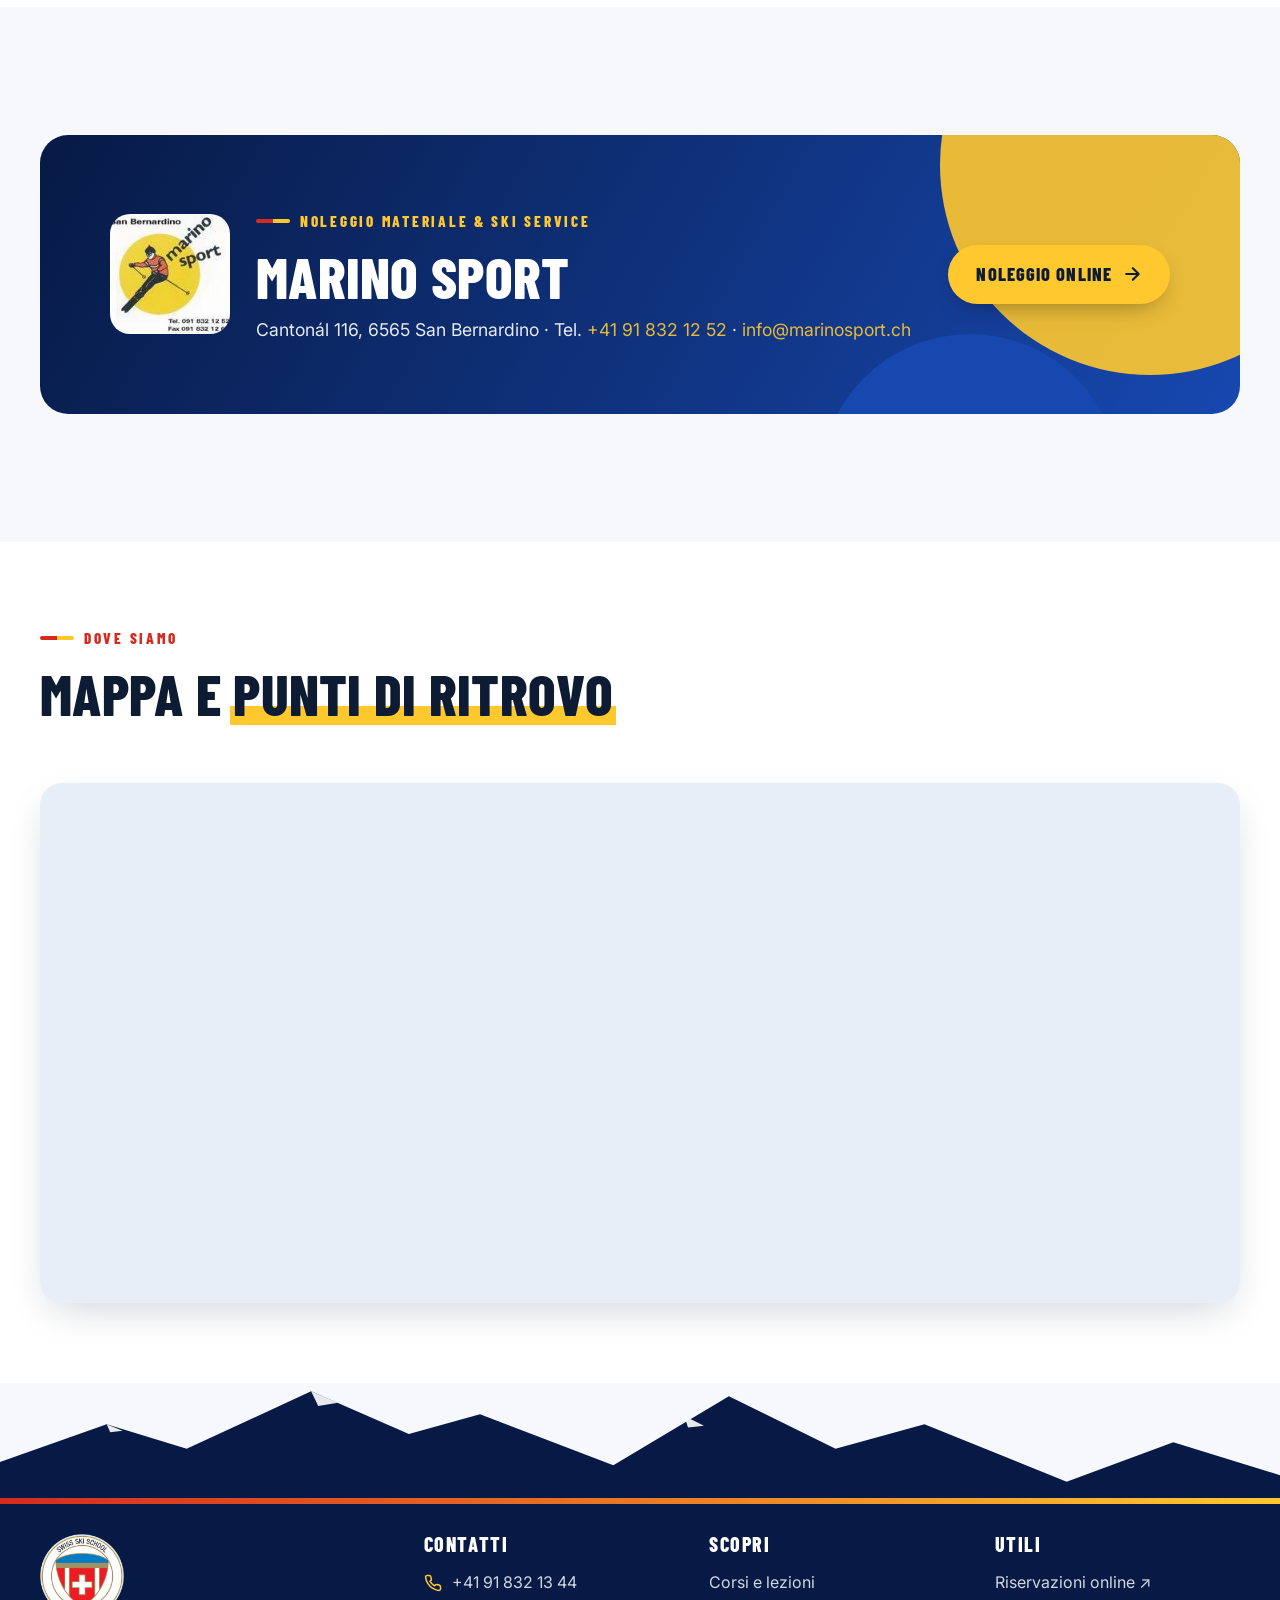
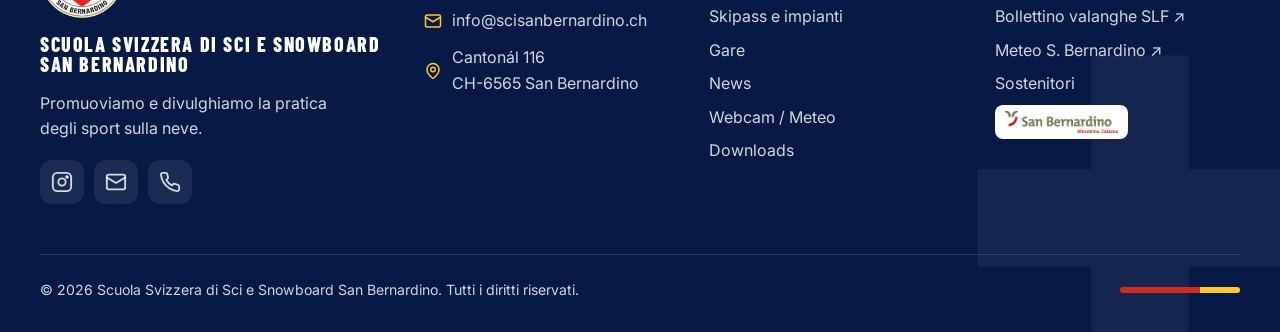
<file: info.html>
<!doctype html>
<html lang="it" class="no-js">
<head>
  <meta charset="utf-8">
  <meta name="viewport" content="width=device-width, initial-scale=1">
  <title>Info — Scuola Svizzera di Sci San Bernardino</title>
  <meta name="description" content="Chi siamo, skipass Pian Cales e Confin, piste di sci di fondo, escursioni con ciaspole e noleggio materiale a San Bernardino.">
  <meta name="theme-color" content="#d52b1e">
  <link rel="icon" href="assets/img/logo/badge-swiss-ski-school.png">
  <link rel="preconnect" href="https://fonts.googleapis.com">
  <link rel="preconnect" href="https://fonts.gstatic.com" crossorigin>
  <link href="https://fonts.googleapis.com/css2?family=Barlow+Condensed:ital,wght@0,600;0,700;0,800;1,800&family=Inter:wght@400;500;600;700&display=swap" rel="stylesheet">
  <link rel="stylesheet" href="assets/css/style.css">
</head>
<body data-page="info">
  <div id="site-header"></div>

  <main id="main">
    <section class="page-hero">
      <div class="page-hero__bg" data-parallax=".15"><img src="assets/img/foto/team.jpg" alt=""></div>
      <svg class="page-hero__cross" viewBox="0 0 32 32" aria-hidden="true"><path fill="#fff" d="M13 6h6v7h7v6h-7v7h-6v-7H6v-6h7z"/></svg>
      <div class="wrap">
        <nav class="breadcrumb" aria-label="Percorso"><a href="index.html">Home</a> / <span>Info</span></nav>
        <h1 data-reveal>Info</h1>
        <p data-reveal style="--d:.1s">Tutto quello che serve sapere sulla scuola, sugli impianti di Pian Cales e Confin, sulle piste di fondo e sulle escursioni invernali.</p>
      </div>
      <div class="slope" aria-hidden="true"><svg viewBox="0 0 1440 80" preserveAspectRatio="none"><path fill="#f6f8fc" d="M0 80V40c240 30 480 30 720 0s480-30 720 0v40z"/></svg></div>
    </section>

    <nav class="subnav" aria-label="Sezioni">
      <div class="wrap"><ul>
        <li><a href="#chi-siamo">Chi siamo</a></li>
        <li><a href="#pian-cales-confin">Sci Pian Cales e Confin</a></li>
        <li><a href="#sci-di-fondo">Piste sci di fondo</a></li>
        <li><a href="#escursioni">Escursioni / Sentieri invernali</a></li>
        <li><a href="#noleggio">Noleggio materiale</a></li>
        <li><a href="#mappa">Mappa</a></li>
      </ul></div>
    </nav>

    <!-- CHI SIAMO -->
    <section class="section" id="chi-siamo">
      <div class="wrap">
        <div class="split">
          <div data-reveal="left">
            <span class="kicker">Swiss Ski School</span>
            <h2>Chi <span class="hl">siamo</span></h2>
            <p style="font-size:1.08rem">Con oltre <b>200 scuole</b> e <b>10'000 affiliati</b> suddivisi in maestri di sci, sci di fondo, telemark e snowboard, la Scuola Svizzera di Sci offre la possibilità di apprendere le nozioni per la pratica di questo magnifico sport. L'associazione si prefigge di perfezionare, ma soprattutto di sviluppare, la formazione di base e continua dei maestri e la commercializzazione degli sport sulla neve.</p>
            <h3 class="mt-2" style="color:var(--red)">Scuola Svizzera di Sci San Bernardino</h3>
            <p class="muted">Per tutta la stagione invernale, di regola da inizio dicembre fino a Pasqua, impartiamo a dipendenza del periodo corsi collettivi e lezioni private tutti i giorni. La scuola dispone di una trentina di maestri, identificabili nella classica divisa blu con strisce gialle.</p>
          </div>
          <div data-reveal="right">
            <a class="figure-card" href="assets/img/foto/team.jpg" data-lightbox="chi" data-caption="I maestri della scuola — Swiss Snow League · Swiss Snow Academy"><img src="assets/img/foto/team.jpg" alt="Foto di gruppo dei maestri" loading="lazy"></a>
          </div>
        </div>

        <div class="grid grid-3 mt-4" data-stagger>
          <div class="card card--accent" style="--accent:var(--red)">
            <h3>Pian Cales · 1626 m</h3>
            <p class="muted">Il primo campo scuola per sci, snowboard e telemark si trova nel paese di San Bernardino, ideale per principianti e famiglie. Pista omologata FIS per gare internazionali.</p>
          </div>
          <div class="card card--accent" style="--accent:var(--blue)">
            <h3>Confin · 2500 m</h3>
            <p class="muted">Per chi desidera sciare in un comprensorio più ampio, raggiungibile direttamente con l'automobile. Perfetto per perfezionarsi e per il fuori pista.</p>
          </div>
          <div class="card card--accent" style="--accent:var(--yellow-deep)">
            <h3>Fornas · Sci di fondo</h3>
            <p class="muted">Corsi e lezioni private di fondo si svolgono in prevalenza in zona Fornas: ideale per la tecnica classica e lo skating, con pista illuminata fino a tarda sera.</p>
          </div>
        </div>

        <div class="split mt-4" style="align-items:start">
          <div data-reveal="left">
            <h3>La scoperta degli sport sulla neve</h3>
            <p class="muted">Suddivisa nei livelli <b>Swiss Snow League</b> e <b>Swiss Snow Academy</b>. Le zone sono particolarmente adatte sia per principianti, sia per esperti sciatori e snowboarder che desiderano perfezionare la competizione: la scuola dispone infatti di una pista omologata per lo svolgimento di gare internazionali (FIS), senza naturalmente tralasciare il fuori pista.</p>
            <div class="notice notice--red mt-2">
              <svg viewBox="0 0 24 24" fill="none" stroke="currentColor" stroke-width="2" stroke-linecap="round"><path d="M12 9v4M12 17h.01M10.3 3.9 1.8 18a2 2 0 0 0 1.7 3h17a2 2 0 0 0 1.7-3L13.7 3.9a2 2 0 0 0-3.4 0z"/></svg>
              <div><p><b>Assicurazioni.</b> La Scuola Svizzera di Sci e Snowboard declina ogni responsabilità in caso di danni o incidente durante l'insegnamento, le escursioni, i test, le gare ed altro. Ogni allievo deve essere assicurato personalmente.</p>
              <p class="small mt-1">* Le lezioni vengono rimborsate solo se annullate 24 ore prima.</p></div>
            </div>
          </div>
          <div data-reveal="right">
            <a class="figure-card" href="assets/img/foto/federico.jpg" data-lightbox="chi" data-caption="Federico Toscano — Swiss Ski"><img src="assets/img/foto/federico.jpg" alt="Federico Toscano in slalom gigante" loading="lazy"></a>
            <p class="small muted mt-1">Federico Toscano — Swiss Ski</p>
          </div>
        </div>

        <div class="mt-4" data-reveal>
          <h3>Prospetto della scuola</h3>
          <div class="grid grid-4 mt-2" data-stagger>
            <a class="figure-card" href="assets/img/prospetto/001-Prospetto-Pag-1-COPERTINA-A_-2025.jpg" data-lightbox="prospetto" data-caption="Prospetto — Copertina"><img src="assets/img/prospetto/thumb/001-Prospetto-Pag-1-COPERTINA-A_-2025.jpg" alt="Prospetto copertina" loading="lazy"></a>
            <a class="figure-card" href="assets/img/prospetto/002-Prospetto-Pag-2-Chi-Siamo-A_-2025.jpg" data-lightbox="prospetto" data-caption="Prospetto — Chi siamo (1)"><img src="assets/img/prospetto/thumb/002-Prospetto-Pag-2-Chi-Siamo-A_-2025.jpg" alt="Prospetto chi siamo 1" loading="lazy"></a>
            <a class="figure-card" href="assets/img/prospetto/003-Prospetto-Pag-3-Chi-Siamo-B_-2025.jpg" data-lightbox="prospetto" data-caption="Prospetto — Chi siamo (2)"><img src="assets/img/prospetto/thumb/003-Prospetto-Pag-3-Chi-Siamo-B_-2025.jpg" alt="Prospetto chi siamo 2" loading="lazy"></a>
            <a class="figure-card" href="assets/img/prospetto/016-Prospetto-Pag-16-Ultima-pagina-A_-2025.jpg" data-lightbox="prospetto" data-caption="Prospetto — Ultima pagina"><img src="assets/img/prospetto/thumb/016-Prospetto-Pag-16-Ultima-pagina-A_-2025.jpg" alt="Prospetto ultima pagina" loading="lazy"></a>
          </div>
        </div>
      </div>
    </section>

    <!-- PIAN CALES E CONFIN -->
    <section class="section section--white" id="pian-cales-confin">
      <div class="wrap">
        <div class="section-head" data-reveal>
          <span class="kicker">Skipass 2025 – 2026</span>
          <h2>Sci Pian Cales <span class="hl">e Confin</span></h2>
          <p>Tariffe degli impianti di risalita (CHF). Bambini 0–5 anni gratuito.</p>
        </div>

        <div class="tabs" data-tabs>
          <div class="tabs__list" role="tablist">
            <button role="tab" aria-selected="true" aria-controls="tab-confin">Confin + Pian Cales</button>
            <button role="tab" aria-selected="false" aria-controls="tab-piancales" data-color="var(--blue)">Skilift Pian Cales</button>
            <button role="tab" aria-selected="false" aria-controls="tab-baby" data-color="var(--yellow-deep)">Baby Campana</button>
            <button role="tab" aria-selected="false" aria-controls="tab-posteggi" data-color="#0d1b33">Posteggi</button>
          </div>

          <div class="tabs__panel" id="tab-confin" role="tabpanel">
            <div class="split split--wide" style="align-items:start">
              <div class="table-scroll">
                <table class="price-table">
                  <thead><tr><th>Skipass</th><th class="num">Giorni</th><th class="num">Ragazzi<br><small>6–12</small></th><th class="num">Giovani<br><small>13–17</small></th><th class="num">Studenti<br><small>&lt;25</small></th><th class="num">Adulti<br><small>18–64</small></th><th class="num">Senior<br><small>64+</small></th></tr></thead>
                  <tbody>
                    <tr><td>Giornaliera</td><td class="num">1</td><td class="num">29.–</td><td class="num">39.–</td><td class="num">46.–</td><td class="num">49.–</td><td class="num">46.–</td></tr>
                    <tr><td>Mattiniera <small class="muted">(9:00–12:30)</small></td><td class="num">1</td><td class="num">25.–</td><td class="num">34.–</td><td class="num">39.–</td><td class="num">42.–</td><td class="num">39.–</td></tr>
                    <tr><td>Pomeridiana <small class="muted">(12:30–16:00)</small></td><td class="num">1</td><td class="num">23.–</td><td class="num">31.–</td><td class="num">36.–</td><td class="num">39.–</td><td class="num">36.–</td></tr>
                    <tr><td colspan="7" style="color:var(--red);font-weight:700">Corsi collettivi: Snowli Club · Sci Ragazzi · Academy Club</td></tr>
                    <tr><td>2 giorni</td><td class="num">2</td><td class="num">53.–</td><td class="num">72.–</td><td class="num">90.–</td><td class="num">85.–</td><td class="num">85.–</td></tr>
                    <tr><td>5 g. consecutivi</td><td class="num">5</td><td class="num">122.–</td><td class="num">164.–</td><td class="num">193.–</td><td class="num">206.–</td><td class="num">193.–</td></tr>
                    <tr><td>5 g. domeniche</td><td class="num">5</td><td class="num">133.–</td><td class="num">179.–</td><td class="num">225.–</td><td class="num">212.–</td><td class="num">212.–</td></tr>
                    <tr><td>1 corsa a/r cabinovia</td><td class="num">—</td><td class="num">7.–</td><td class="num">15.–</td><td class="num">15.–</td><td class="num">20.–</td><td class="num">15.–</td></tr>
                  </tbody>
                </table>
              </div>
              <div>
                <h3>Confin</h3>
                <div class="area-stats">
                  <div><b data-count="7">0</b><span>impianti</span></div>
                  <div><b data-count="21">0</b><span>km di piste</span></div>
                  <div><b data-count="2500">0</b><span>m di quota</span></div>
                </div>
                <ul class="pill-list">
                  <li>1 funivia / gondola</li><li>1 seggiovia</li><li>3 skilift</li><li>2 tapis roulant</li>
                  <li style="color:var(--blue)">Piste blu 11 km</li><li style="color:var(--red)">Piste rosse 8 km</li><li>Piste nere 2 km</li><li style="color:var(--yellow-deep)">Freeride 5 km</li><li>Snowpark</li>
                </ul>
                <p class="small muted mt-2">Meeting point scuola: Frach partenza cabine e Confin 2000 di fronte al ristorante.</p>
              </div>
            </div>
          </div>

          <div class="tabs__panel" id="tab-piancales" role="tabpanel" hidden>
            <div class="split split--wide" style="align-items:start">
              <div class="table-scroll">
                <table class="price-table">
                  <thead><tr><th>Skilift, baby lift e tappeto</th><th class="num">Giorni</th><th class="num">Ragazzi</th><th class="num">Giovani</th><th class="num">Studenti</th><th class="num">Adulti</th><th class="num">Senior</th></tr></thead>
                  <tbody>
                    <tr><td>Giornaliera</td><td class="num">1</td><td class="num">18.–</td><td class="num">21.–</td><td class="num">22.–</td><td class="num">25.–</td><td class="num">22.–</td></tr>
                    <tr><td>Mezza giornata <small class="muted">(12:30–16:00)</small></td><td class="num">1</td><td class="num">13.–</td><td class="num">15.–</td><td class="num">16.–</td><td class="num">18.–</td><td class="num">16.–</td></tr>
                    <tr><td colspan="7" style="color:var(--red);font-weight:700">Corsi collettivi: Sci Ragazzi</td></tr>
                    <tr><td>2 giorni</td><td class="num">2</td><td class="num">36.–</td><td class="num">42.–</td><td class="num">—</td><td class="num">—</td><td class="num">—</td></tr>
                    <tr><td>5 giorni</td><td class="num">5</td><td class="num">90.–</td><td class="num">105.–</td><td class="num">—</td><td class="num">—</td><td class="num">—</td></tr>
                    <tr><td>Notturna</td><td class="num">1</td><td class="num">13.–</td><td class="num">15.–</td><td class="num">16.–</td><td class="num">18.–</td><td class="num">16.–</td></tr>
                  </tbody>
                </table>
              </div>
              <div>
                <h3>Pian Cales</h3>
                <div class="area-stats">
                  <div><b data-count="4">0</b><span>impianti</span></div>
                  <div><b data-count="4">0</b><span>km di piste</span></div>
                  <div><b data-count="1626">0</b><span>m di quota</span></div>
                </div>
                <ul class="pill-list">
                  <li>2 tapis roulant</li><li>1 baby lift</li><li>1 skilift</li>
                  <li style="color:var(--blue)">Piste blu 2 km</li><li style="color:var(--red)">Piste rosse 2 km</li><li>Freeride</li><li>Snowpark</li><li>Neve programmata</li>
                </ul>
                <p class="small muted mt-2">Meeting point scuola: Baby lift Campana.</p>
              </div>
            </div>
          </div>

          <div class="tabs__panel" id="tab-baby" role="tabpanel" hidden>
            <div class="table-scroll" style="max-width:760px">
              <table class="price-table">
                <thead><tr><th>Baby lift e tappeto</th><th class="num">Bambini 0–5</th><th class="num">Tariffa unica 6+</th><th class="num">Giorni</th><th class="num">Tariffa unica 6+</th></tr></thead>
                <tbody>
                  <tr><td colspan="5" style="color:var(--red);font-weight:700">Corsi collettivi: Snowli Club</td></tr>
                  <tr><td>Mezza giornata <small class="muted">(9:00–12:30 / 12:30–16:00)</small></td><td class="num">Gratuito</td><td class="num">11.–</td><td class="num">5</td><td class="num">55.–</td></tr>
                  <tr><td>Giornaliera</td><td class="num">Gratuito</td><td class="num">15.–</td><td class="num">—</td><td class="num">—</td></tr>
                  <tr><td>Mezza giornata <small class="muted">(9:00–12:30 / 12:30–16:00)</small></td><td class="num">Gratuito</td><td class="num">11.–</td><td class="num">—</td><td class="num">—</td></tr>
                </tbody>
              </table>
            </div>
          </div>

          <div class="tabs__panel" id="tab-posteggi" role="tabpanel" hidden>
            <div class="table-scroll" style="max-width:760px">
              <table class="price-table">
                <thead><tr><th>Posteggi</th><th class="num">Tariffa oraria</th><th class="num">Giornaliera</th><th class="num">Giorni</th><th class="num">CHF</th></tr></thead>
                <tbody>
                  <tr><td>Confin – Frach <small class="muted">(impianti di risalita Confin)</small></td><td class="num">—</td><td class="num">5.–</td><td class="num">5</td><td class="num">25.–</td></tr>
                  <tr><td>Pian Cales <small class="muted">(per utenti Baby Lift e Skilift)</small></td><td class="num" colspan="4" style="color:var(--red);font-weight:700">Gratuito</td></tr>
                  <tr><td>Ostello – Moesa – Fornas – Lido</td><td class="num">1.3–</td><td class="num">5.–</td><td class="num">5</td><td class="num">25.–</td></tr>
                  <tr><td>Bus navetta San Bernardino</td><td class="num" colspan="4" style="color:var(--red);font-weight:700">Trasporto gratuito</td></tr>
                </tbody>
              </table>
            </div>
          </div>
        </div>

        <div class="grid grid-2 mt-3" data-stagger>
          <a class="figure-card" href="assets/img/news/06-scisanbernardino-Impianti-di-risalita-2025-2026.jpg" data-lightbox="skipass" data-caption="Skipass e impianti 2025 – 2026"><img src="assets/img/news/thumb/06-scisanbernardino-Impianti-di-risalita-2025-2026.jpg" alt="Volantino skipass 2025-2026" loading="lazy"></a>
          <div class="card">
            <h3>Skipass 50% con la scuola</h3>
            <p class="muted">Al momento dell'acquisto dello skipass, dichiarando di frequentare una lezione con la nostra scuola e mostrando la conferma della prenotazione, si ottiene una riduzione del <b>50%</b> sul prezzo dello skipass.</p>
            <p class="muted small">Tariffe indicative stagione 2025 – 2026. Fanno stato i prezzi esposti alle casse degli impianti.</p>
            <a class="btn btn--sm mt-1" href="assets/img/news/06-scisanbernardino-Impianti-di-risalita-2025-2026.jpg" data-lightbox="skipass2" data-caption="Skipass e impianti 2025 – 2026">Apri volantino</a>
          </div>
        </div>
      </div>
    </section>

    <!-- SCI DI FONDO -->
    <section class="section" id="sci-di-fondo">
      <div class="wrap">
        <div class="section-head" data-reveal>
          <span class="kicker">Fornas · Pista illuminata</span>
          <h2>Piste <span class="hl">sci di fondo</span></h2>
          <p>Meeting point della scuola: cassa pista sci di fondo Fornas e ufficio Scuola Svizzera di Sci / Marino Sport in paese.</p>
        </div>
        <div class="pistes" data-stagger>
          <div class="piste"><span class="piste__n" style="--c:#1e88e5">1</span><div><b>Pista Diga</b><span>6.1 km · medio</span></div></div>
          <div class="piste"><span class="piste__n" style="--c:#2e7d32">2</span><div><b>Pista Fracch</b><span>2.4 km · facile</span></div></div>
          <div class="piste"><span class="piste__n" style="--c:#f39c12">3</span><div><b>Pista Fracch-Diga</b><span>8.2 km · medio</span></div></div>
          <div class="piste"><span class="piste__n" style="--c:#6a1b9a">4</span><div><b>Pista Fornas</b><span>1.9 km · facile · notturna</span></div></div>
          <div class="piste"><span class="piste__n" style="--c:#f2c200">5</span><div><b>Pista Pian Doss</b><span>3.5 km · difficile</span></div></div>
          <div class="piste"><span class="piste__n" style="--c:#1565c0">6</span><div><b>Pista Lido</b><span>1.3 km · facile</span></div></div>
          <div class="piste"><span class="piste__n" style="--c:#d81b60">7</span><div><b>Pista Forcola</b><span>1.9 km · medio · pista cani slitta</span></div></div>
          <div class="piste"><span class="piste__n" style="--c:var(--red)">8</span><div><b>Piste alternative</b><span>2.1 km</span></div></div>
        </div>
        <div class="grid grid-2 mt-3" data-stagger>
          <a class="figure-card" href="assets/img/prospetto/009-Prospetto-Pag-9-Fondo-Piste-B_-2025.jpg" data-lightbox="fondo" data-caption="Piste sci di fondo"><img src="assets/img/prospetto/thumb/009-Prospetto-Pag-9-Fondo-Piste-B_-2025.jpg" alt="Cartina piste sci di fondo" loading="lazy"></a>
          <div class="card">
            <h3>Informazioni</h3>
            <p class="muted">Ente Turistico Regionale del Moesano<br>Tel. +41 (0)91 832 12 14 · <a href="https://www.visit-moesano.ch" target="_blank" rel="noopener">visit-moesano.ch</a></p>
            <p class="muted">Centro Nordico — Tel. +41 (0)91 832 00 39<br>Cassa e distributore automatico biglietti a Fornas.</p>
            <a class="btn btn--blue btn--sm" href="corsi.html#fondo">Corsi di sci di fondo</a>
          </div>
        </div>
      </div>
    </section>

    <!-- ESCURSIONI -->
    <section class="section section--white" id="escursioni">
      <div class="wrap split" style="align-items:start">
        <div data-reveal="left">
          <span class="kicker">Ciaspole</span>
          <h2>Escursioni / <span class="hl">Sentieri invernali</span></h2>
          <p class="muted">Escursioni con ciaspole per adulti e ragazzi a partire dai 12 anni. Quotidianamente, durante la stagione, a San Bernardino e a Splügen dalle 09:00 alle 16:00, da prenotare in anticipo. L'orario può variare a dipendenza della disponibilità dei maestri. Eventuale annullamento da effettuare 48 ore prima.</p>
          <div class="meeting mt-2">
            <div><svg viewBox="0 0 24 24" fill="none" stroke="currentColor" stroke-width="2"><path d="M20 10c0 6-8 12-8 12s-8-6-8-12a8 8 0 0 1 16 0z"/><circle cx="12" cy="10" r="3"/></svg><p class="mb-0"><b>Ritrovo</b><span>Ufficio Scuola Svizzera di Sci – Marino Sport, San Bernardino paese</span></p></div>
          </div>
          <table class="price-table mt-2">
            <tbody>
              <tr><td>1 lezione (55 min.), 1 persona</td><td class="num price">80.–</td></tr>
              <tr><td>1 doppia lezione (115 min.), 1 persona</td><td class="num price">160.–</td></tr>
              <tr><td>2 o 3 persone in più (max 3) pagano all'ora</td><td class="num price">10.–</td></tr>
              <tr><td>Noleggio ciaspole (Marino Sport)</td><td class="num price">20.–</td></tr>
            </tbody>
          </table>
          <div class="grid grid-2 mt-2">
            <div class="card"><h3 style="color:#2e7d32">Principianti</h3><p class="muted small">Prima esperienza con racchette da neve. Rispetto dell'ambiente boschivo.</p></div>
            <div class="card"><h3 style="color:var(--blue)">Avanzati</h3><p class="muted small">Tecnica di base: passo alternato, salite, discese. Passeggiate oltre il livello boschivo.</p></div>
          </div>
        </div>
        <div data-reveal="right">
          <a class="figure-card" href="assets/img/news/07-scisanbernardino_Escursione-e-piste-fondo_Tariffe-2025-2026.jpg" data-lightbox="escursioni" data-caption="Escursioni e sentieri invernali 2025 – 2026"><img src="assets/img/news/thumb/07-scisanbernardino_Escursione-e-piste-fondo_Tariffe-2025-2026.jpg" alt="Volantino escursioni e sentieri invernali" loading="lazy"></a>
        </div>
      </div>
    </section>

    <!-- NOLEGGIO -->
    <section class="section" id="noleggio">
      <div class="wrap">
        <div class="cta" data-reveal="zoom" style="background:linear-gradient(120deg,var(--blue-night),var(--blue))">
          <div class="flex" style="gap:26px;flex-wrap:nowrap;align-items:center">
            <img src="assets/img/logo/marino-sport.jpg" alt="Marino Sport" width="120" height="120" style="border-radius:20px;flex-shrink:0" loading="lazy">
            <div>
              <span class="kicker" style="color:var(--yellow)">Noleggio materiale & Ski Service</span>
              <h2>Marino Sport</h2>
              <p>Cantonál 116, 6565 San Bernardino · Tel. <a href="tel:+41918321252" style="color:var(--yellow)">+41 91 832 12 52</a> · <a href="mailto:info@marinosport.ch" style="color:var(--yellow)">info@marinosport.ch</a></p>
            </div>
          </div>
          <a class="btn btn--yellow" href="https://www.marinosport.ch/noleggio.html" target="_blank" rel="noopener">Noleggio online <svg viewBox="0 0 24 24" fill="none" stroke="currentColor" stroke-width="2.5" stroke-linecap="round" stroke-linejoin="round"><path d="M5 12h14M13 5l7 7-7 7"/></svg></a>
        </div>
      </div>
    </section>

    <!-- MAPPA -->
    <section class="section section--white section--tight" id="mappa">
      <div class="wrap">
        <div class="section-head" data-reveal>
          <span class="kicker">Dove siamo</span>
          <h2>Mappa e <span class="hl">punti di ritrovo</span></h2>
        </div>
        <div class="embed" data-reveal>
          <iframe src="https://www.google.com/maps/d/embed?mid=1__-HF_fi3VLj6wszHvuli3ucO78" height="520" loading="lazy" title="Mappa Scuola Svizzera di Sci San Bernardino"></iframe>
        </div>
      </div>
    </section>
  </main>

  <div id="site-footer"></div>
  <script src="assets/js/data.js"></script>
  <script src="assets/js/main.js"></script>
</body>
</html>
</file>
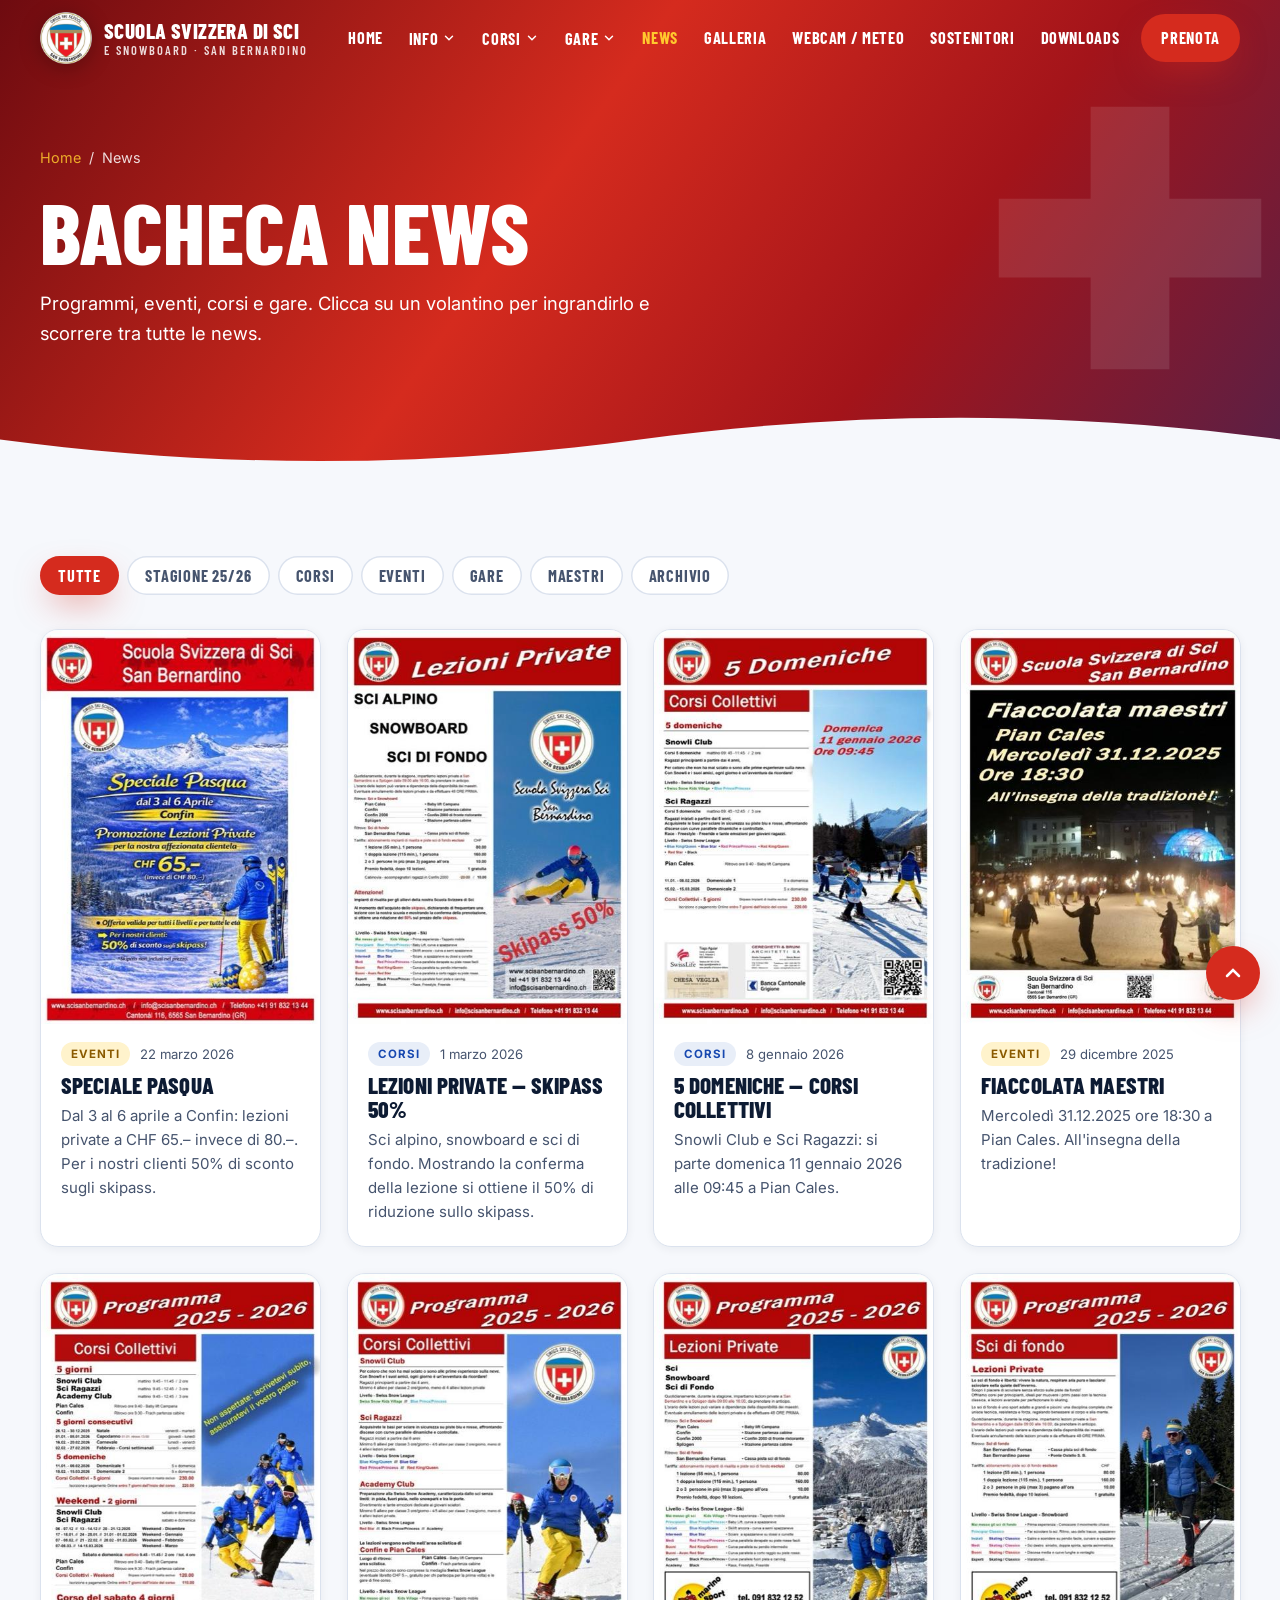
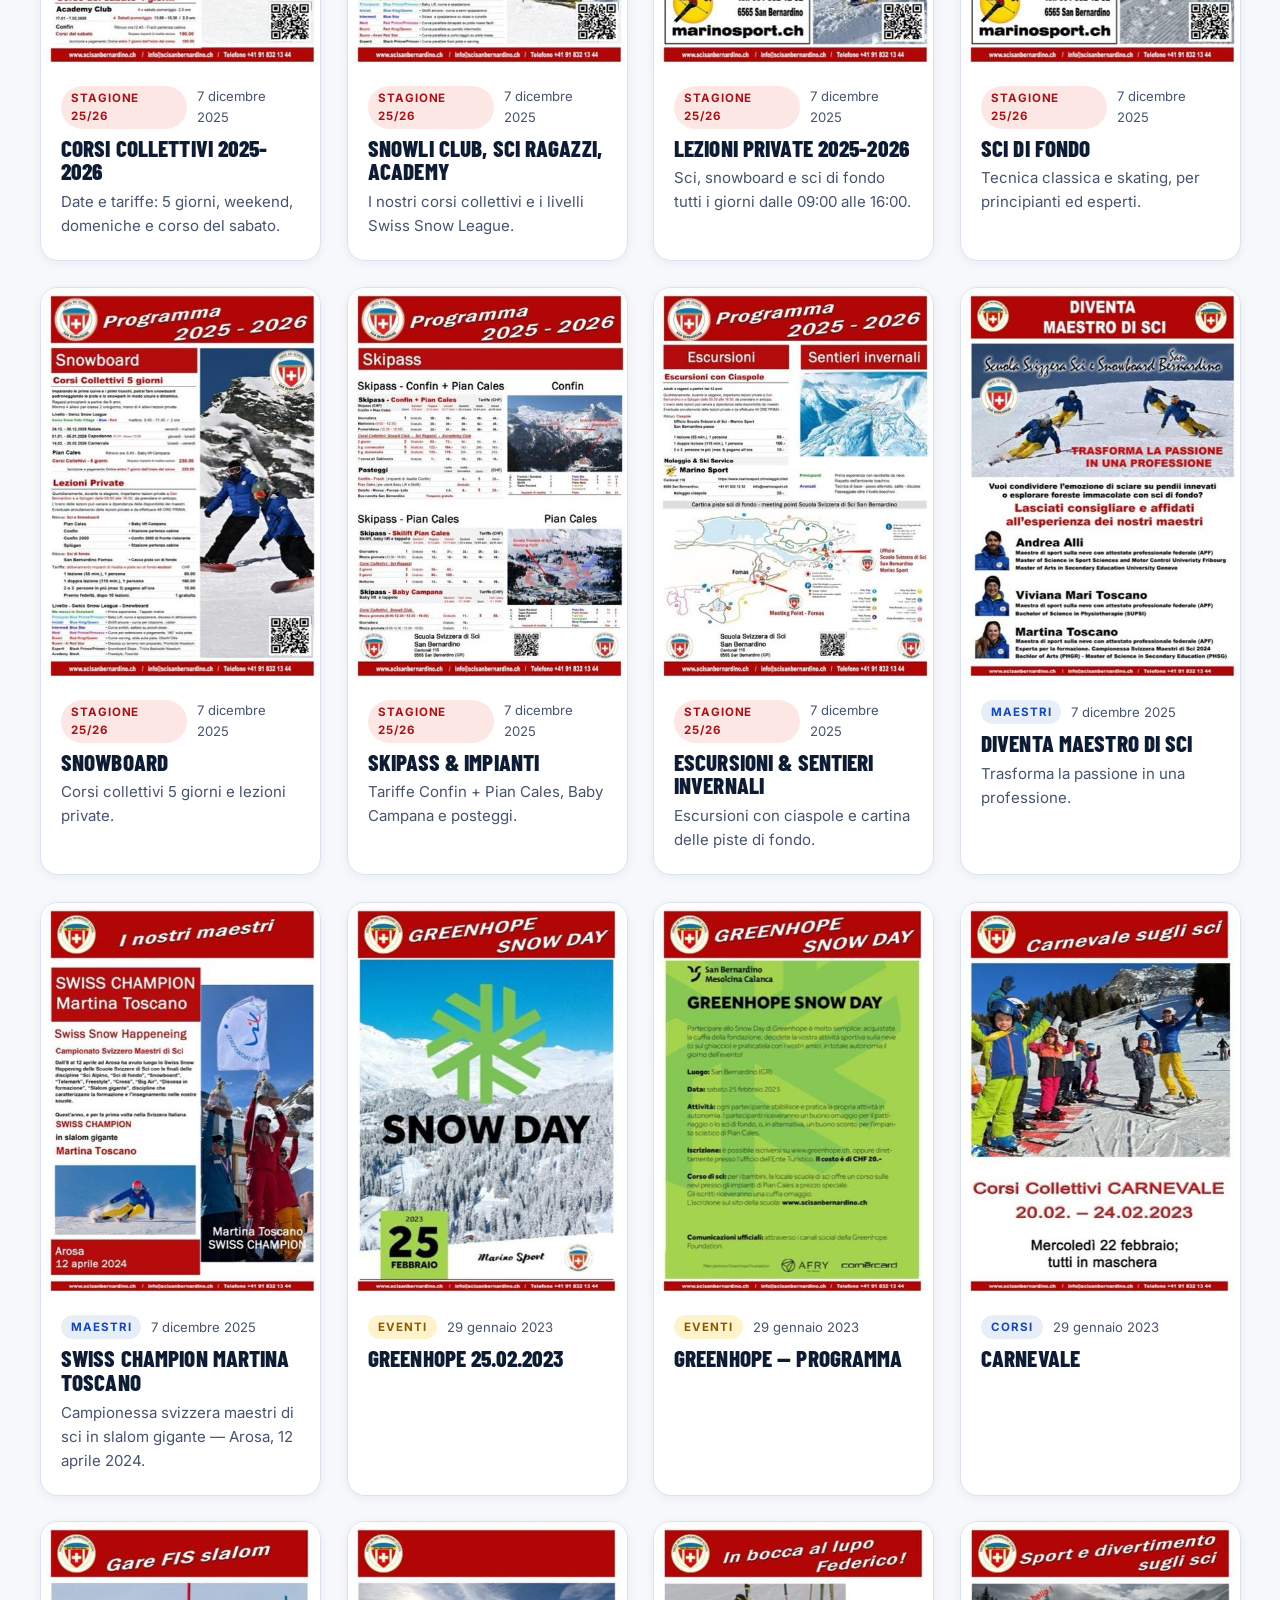
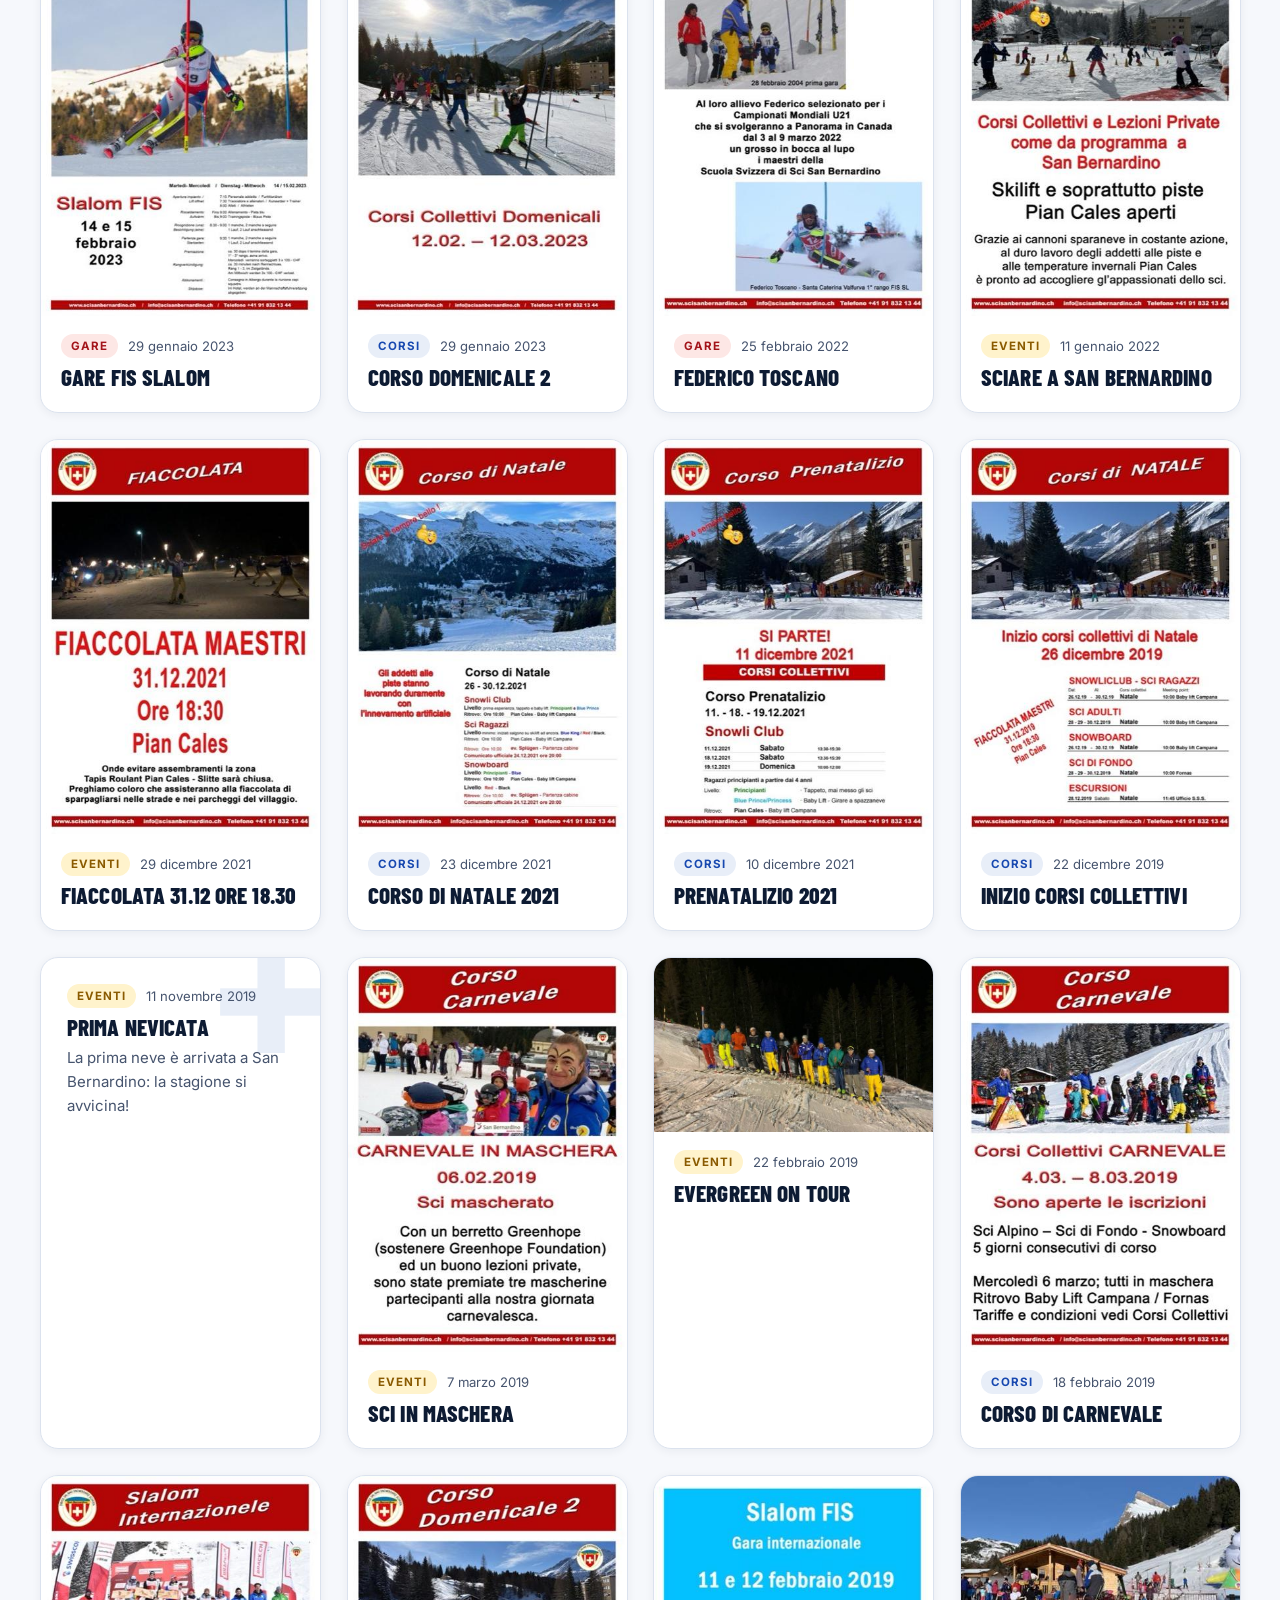
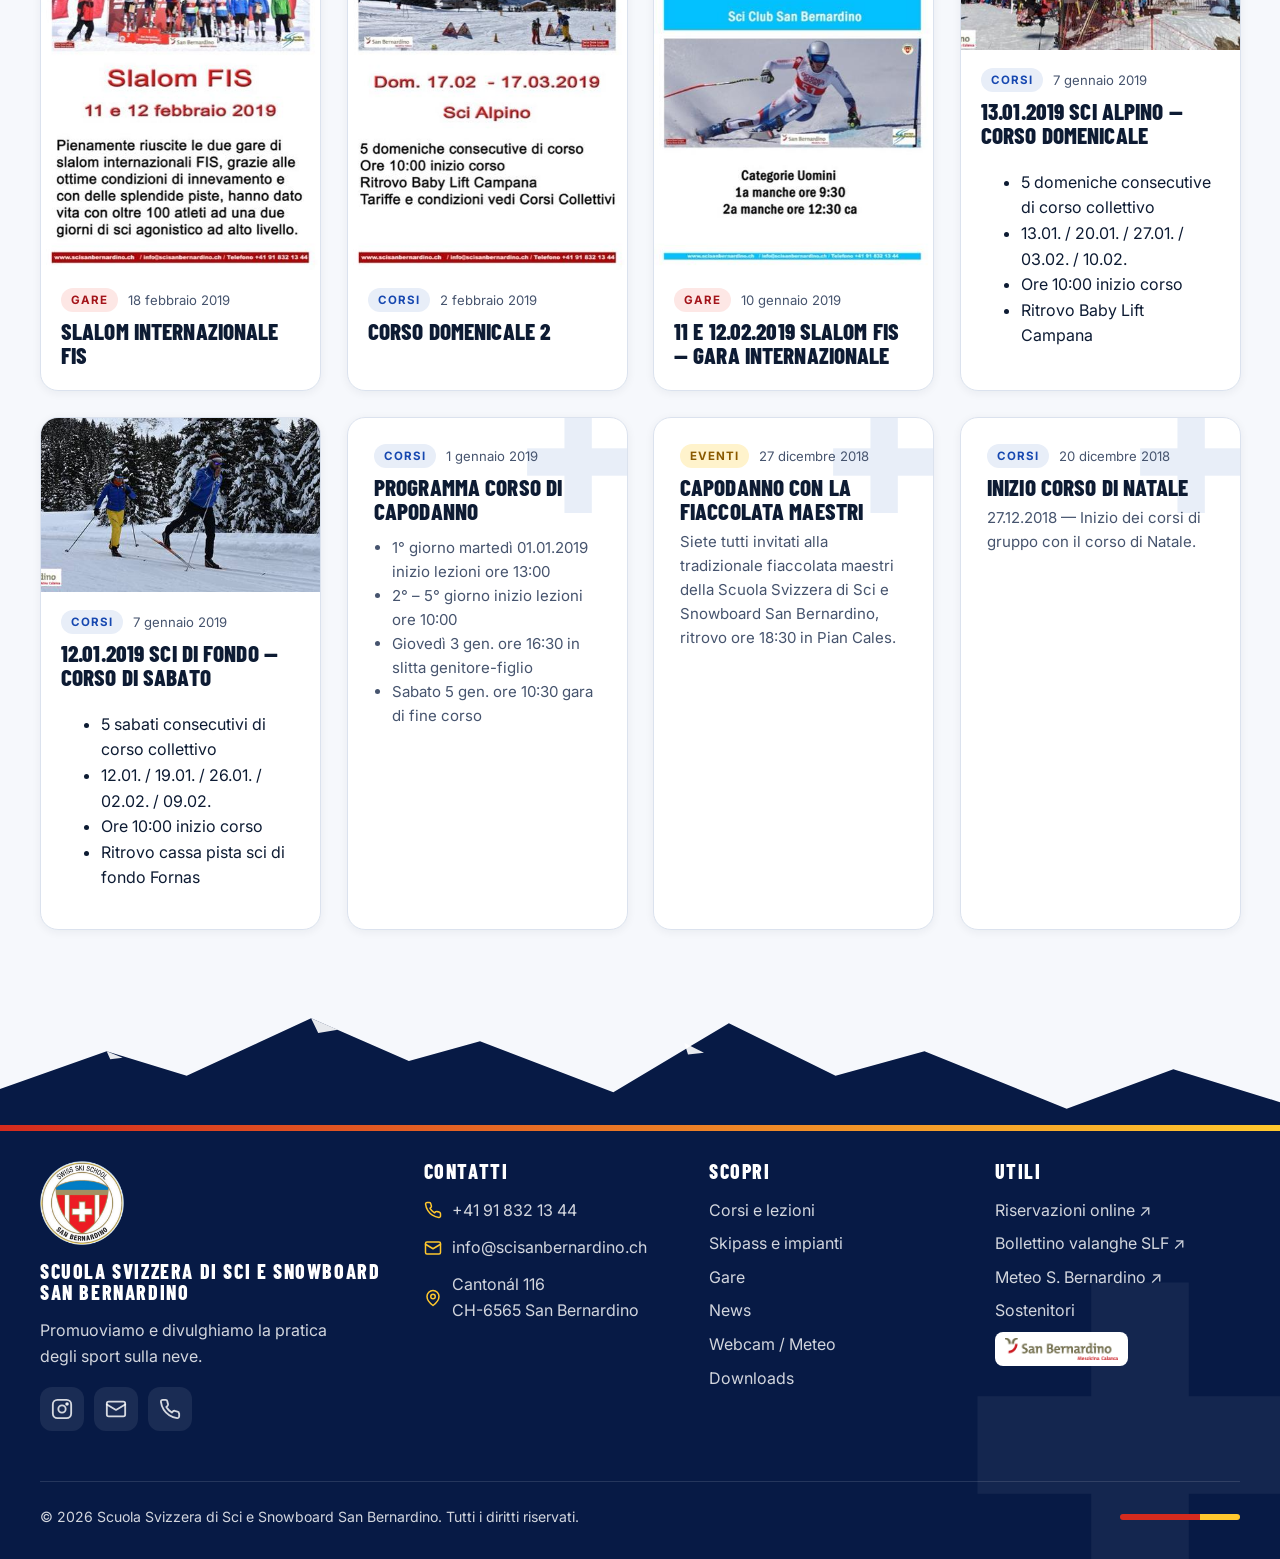
<file: news.html>
<!doctype html>
<html lang="it" class="no-js">
<head>
  <meta charset="utf-8">
  <meta name="viewport" content="width=device-width, initial-scale=1">
  <title>News — Scuola Svizzera di Sci San Bernardino</title>
  <meta name="description" content="Bacheca news della Scuola Svizzera di Sci e Snowboard San Bernardino: corsi, eventi, gare e programma della stagione.">
  <meta name="theme-color" content="#d52b1e">
  <link rel="icon" href="assets/img/logo/badge-swiss-ski-school.png">
  <link rel="preconnect" href="https://fonts.googleapis.com">
  <link rel="preconnect" href="https://fonts.gstatic.com" crossorigin>
  <link href="https://fonts.googleapis.com/css2?family=Barlow+Condensed:ital,wght@0,600;0,700;0,800;1,800&family=Inter:wght@400;500;600;700&display=swap" rel="stylesheet">
  <link rel="stylesheet" href="assets/css/style.css">
</head>
<body data-page="news">
  <div id="site-header"></div>

  <main id="main">
    <section class="page-hero">
      <svg class="page-hero__cross" viewBox="0 0 32 32" aria-hidden="true"><path fill="#fff" d="M13 6h6v7h7v6h-7v7h-6v-7H6v-6h7z"/></svg>
      <div class="wrap">
        <nav class="breadcrumb" aria-label="Percorso"><a href="index.html">Home</a> / <span>News</span></nav>
        <h1 data-reveal>Bacheca news</h1>
        <p data-reveal style="--d:.1s">Programmi, eventi, corsi e gare. Clicca su un volantino per ingrandirlo e scorrere tra tutte le news.</p>
      </div>
      <div class="slope" aria-hidden="true"><svg viewBox="0 0 1440 80" preserveAspectRatio="none"><path fill="#f6f8fc" d="M0 80V40c240 30 480 30 720 0s480-30 720 0v40z"/></svg></div>
    </section>

    <section class="section section--tight">
      <div class="wrap">
        <div class="filters" data-filters="#news-all" role="toolbar" aria-label="Filtra news">
          <button class="chip is-active" data-filter="all">Tutte</button>
          <button class="chip" data-filter="stagione">Stagione 25/26</button>
          <button class="chip" data-filter="corsi">Corsi</button>
          <button class="chip" data-filter="eventi">Eventi</button>
          <button class="chip" data-filter="gare">Gare</button>
          <button class="chip" data-filter="maestri">Maestri</button>
          <button class="chip" data-filter="archivio">Archivio</button>
        </div>
        <div class="news-grid" id="news-all" data-news="all"></div>
      </div>
    </section>
  </main>

  <div id="site-footer"></div>
  <script src="assets/js/data.js"></script>
  <script src="assets/js/main.js"></script>
</body>
</html>
</file>
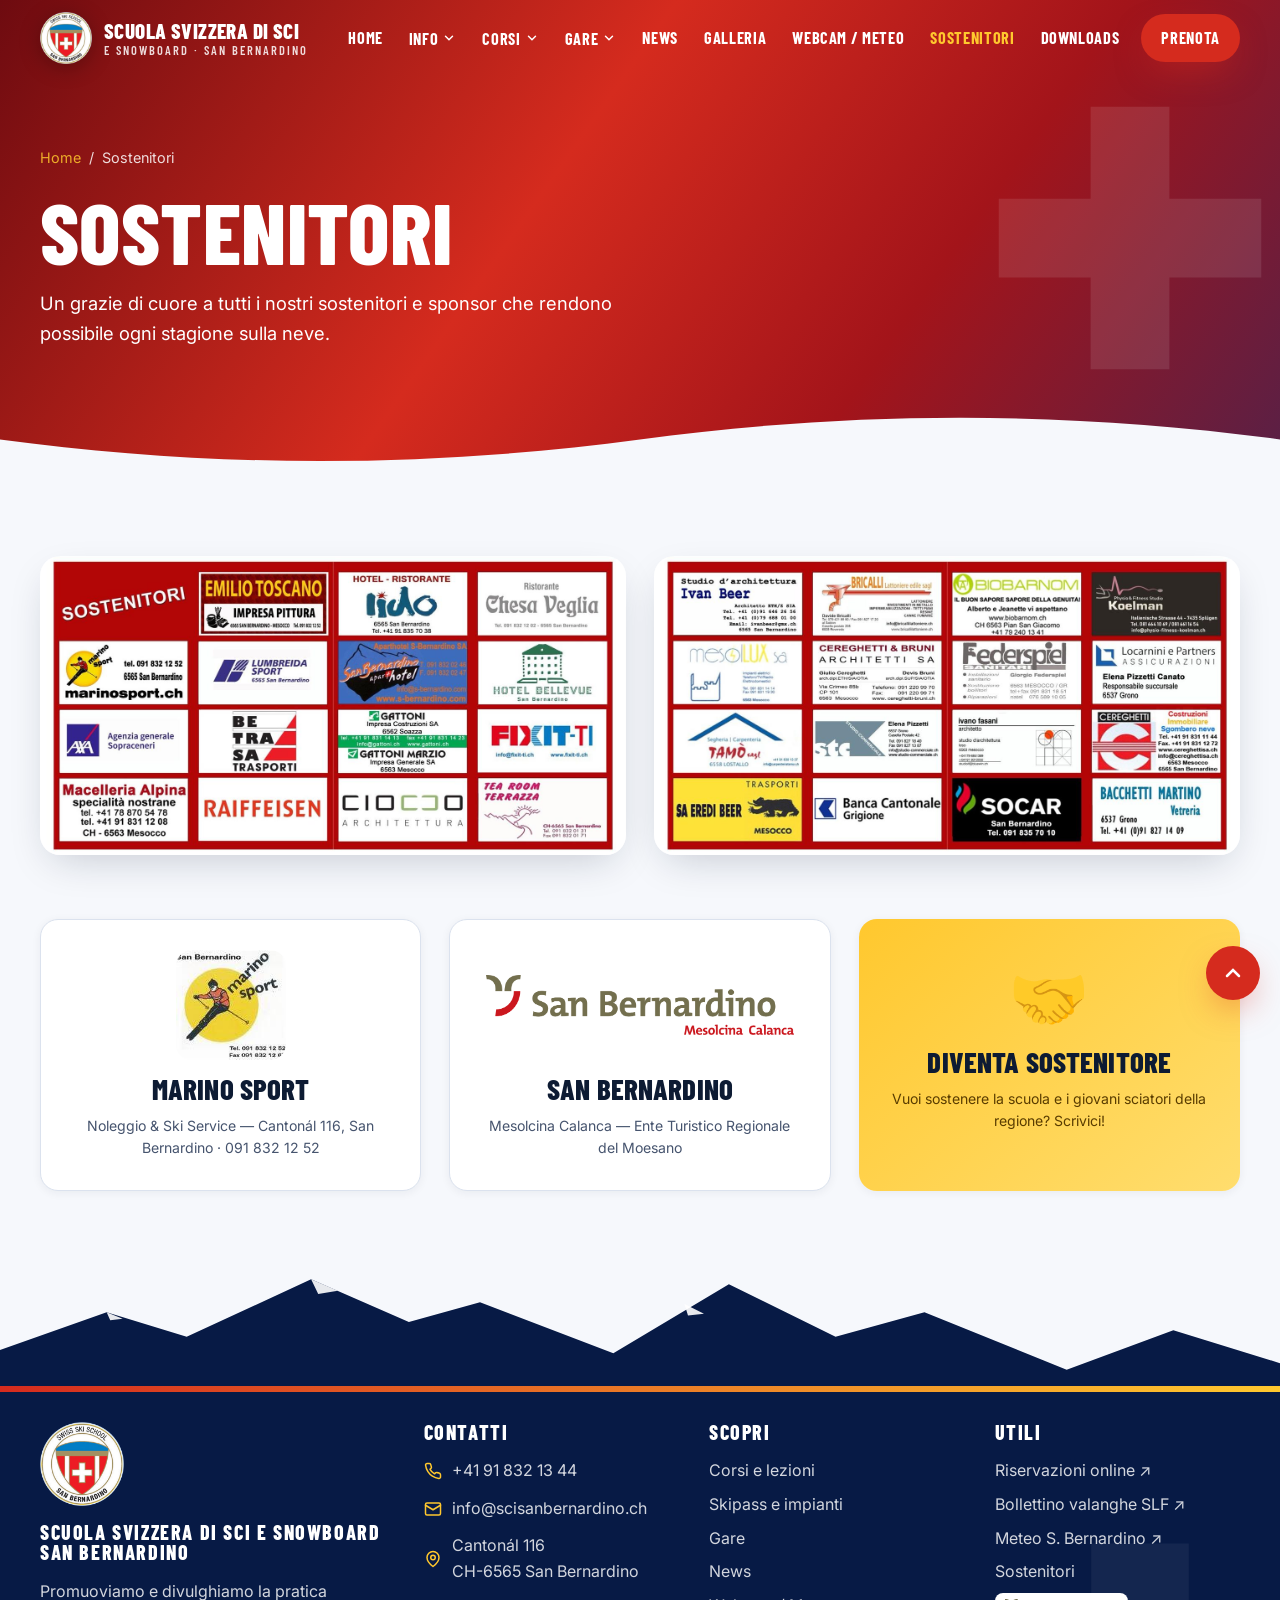
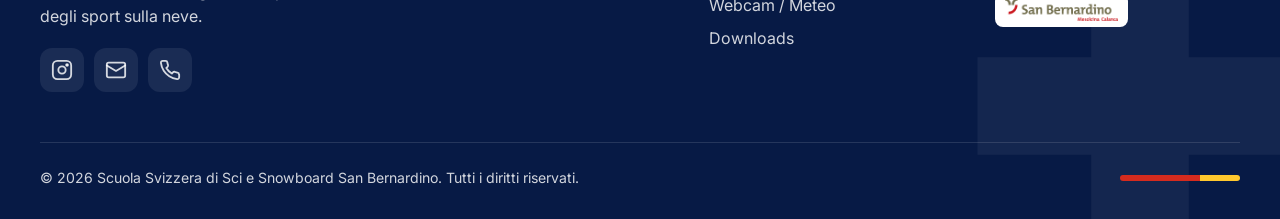
<file: sostenitori.html>
<!doctype html>
<html lang="it" class="no-js">
<head>
  <meta charset="utf-8">
  <meta name="viewport" content="width=device-width, initial-scale=1">
  <title>Sostenitori — Scuola Svizzera di Sci San Bernardino</title>
  <meta name="description" content="Grazie ai sostenitori e sponsor della Scuola Svizzera di Sci e Snowboard San Bernardino.">
  <meta name="theme-color" content="#d52b1e">
  <link rel="icon" href="assets/img/logo/badge-swiss-ski-school.png">
  <link rel="preconnect" href="https://fonts.googleapis.com">
  <link rel="preconnect" href="https://fonts.gstatic.com" crossorigin>
  <link href="https://fonts.googleapis.com/css2?family=Barlow+Condensed:ital,wght@0,600;0,700;0,800;1,800&family=Inter:wght@400;500;600;700&display=swap" rel="stylesheet">
  <link rel="stylesheet" href="assets/css/style.css">
</head>
<body data-page="sostenitori">
  <div id="site-header"></div>

  <main id="main">
    <section class="page-hero">
      <svg class="page-hero__cross" viewBox="0 0 32 32" aria-hidden="true"><path fill="#fff" d="M13 6h6v7h7v6h-7v7h-6v-7H6v-6h7z"/></svg>
      <div class="wrap">
        <nav class="breadcrumb" aria-label="Percorso"><a href="index.html">Home</a> / <span>Sostenitori</span></nav>
        <h1 data-reveal>Sostenitori</h1>
        <p data-reveal style="--d:.1s">Un grazie di cuore a tutti i nostri sostenitori e sponsor che rendono possibile ogni stagione sulla neve.</p>
      </div>
      <div class="slope" aria-hidden="true"><svg viewBox="0 0 1440 80" preserveAspectRatio="none"><path fill="#f6f8fc" d="M0 80V40c240 30 480 30 720 0s480-30 720 0v40z"/></svg></div>
    </section>

    <section class="section section--tight">
      <div class="wrap">
        <div class="grid grid-2" data-stagger>
          <a class="figure-card" href="assets/img/prospetto/014-Prospetto-Pag-14-Sponsor-A_-2025.jpg" data-lightbox="sponsor" data-caption="Sostenitori (1)"><img src="assets/img/prospetto/014-Prospetto-Pag-14-Sponsor-A_-2025.jpg" alt="Sponsor della scuola, pagina 1" loading="lazy"></a>
          <a class="figure-card" href="assets/img/prospetto/015-Prospetto-Pag-15-Sponsor-B_-2025.jpg" data-lightbox="sponsor" data-caption="Sostenitori (2)"><img src="assets/img/prospetto/015-Prospetto-Pag-15-Sponsor-B_-2025.jpg" alt="Sponsor della scuola, pagina 2" loading="lazy"></a>
        </div>

        <div class="grid grid-3 mt-4" data-stagger>
          <a class="card center" href="https://www.marinosport.ch/" target="_blank" rel="noopener" style="color:var(--ink)">
            <img src="assets/img/logo/marino-sport.jpg" alt="Marino Sport" width="110" height="110" style="margin:0 auto 14px;border-radius:16px" loading="lazy">
            <h3>Marino Sport</h3>
            <p class="muted small">Noleggio & Ski Service — Cantonál 116, San Bernardino · 091 832 12 52</p>
          </a>
          <a class="card center" href="https://www.visit-moesano.ch" target="_blank" rel="noopener" style="color:var(--ink)">
            <img src="assets/img/logo/logo-san-bernardino.png" alt="San Bernardino Mesolcina Calanca" style="height:60px;width:auto;margin:25px auto 39px" loading="lazy">
            <h3>San Bernardino</h3>
            <p class="muted small">Mesolcina Calanca — Ente Turistico Regionale del Moesano</p>
          </a>
          <a class="card center" href="mailto:info@scisanbernardino.ch?subject=Diventare%20sostenitore" style="color:var(--ink);background:linear-gradient(140deg,var(--yellow),#ffdd6e);border:0">
            <div style="font-size:4rem;line-height:1;margin:14px 0 20px">🤝</div>
            <h3>Diventa sostenitore</h3>
            <p class="small" style="color:#5a3d00">Vuoi sostenere la scuola e i giovani sciatori della regione? Scrivici!</p>
          </a>
        </div>
      </div>
    </section>
  </main>

  <div id="site-footer"></div>
  <script src="assets/js/data.js"></script>
  <script src="assets/js/main.js"></script>
</body>
</html>
</file>
<file: assets/css/style.css>
/* ==========================================================================
   Scuola Svizzera di Sci e Snowboard San Bernardino — stile principale
   Colori: rosso Swiss Ski School + blu e giallo delle divise dei maestri
   ========================================================================== */

:root {
  --red: #d52b1e;
  --red-deep: #a3141a;
  --red-dark: #6e0b10;
  --blue: #1748b0;
  --blue-deep: #0d2c73;
  --blue-night: #071a45;
  --yellow: #ffc82e;
  --yellow-deep: #f2a900;
  --gold: #b49a5a;

  --snow: #f6f8fc;
  --ice: #e8eef8;
  --white: #ffffff;
  --ink: #0d1b33;
  --ink-soft: #46546e;
  --line: #dbe2ee;

  --radius: 18px;
  --radius-sm: 10px;
  --shadow-sm: 0 2px 10px rgba(13, 27, 51, .06);
  --shadow: 0 14px 40px -12px rgba(13, 27, 51, .22);
  --shadow-red: 0 14px 34px -10px rgba(213, 43, 30, .55);

  --font-display: "Barlow Condensed", "Arial Narrow", sans-serif;
  --font-body: "Inter", system-ui, -apple-system, "Segoe UI", sans-serif;

  --header-h: 76px;
  --ease: cubic-bezier(.2, .8, .2, 1);
  --ease-spring: cubic-bezier(.34, 1.56, .64, 1);
  --wrap: 1200px;
}

*, *::before, *::after { box-sizing: border-box; }
html { scroll-behavior: smooth; -webkit-text-size-adjust: 100%; overflow-x: clip; }
body {
  margin: 0;
  font-family: var(--font-body);
  font-size: 16px;
  line-height: 1.6;
  color: var(--ink);
  background: var(--snow);
  overflow-x: clip;
  -webkit-font-smoothing: antialiased;
}
img { max-width: 100%; display: block; height: auto; }
a { color: var(--blue); text-decoration: none; transition: color .2s; }
a:hover { color: var(--red); }
h1, h2, h3, h4 {
  font-family: var(--font-display);
  font-weight: 800;
  line-height: 1.02;
  letter-spacing: .005em;
  margin: 0 0 .5em;
  text-transform: uppercase;
}
h1 { font-size: clamp(2.8rem, 7.5vw, 6.2rem); }
h2 { font-size: clamp(2.1rem, 4.6vw, 3.6rem); }
h3 { font-size: clamp(1.4rem, 2.4vw, 1.8rem); }
p { margin: 0 0 1em; }
::selection { background: var(--yellow); color: var(--ink); }

.wrap { width: min(var(--wrap), 100% - 32px); margin-inline: auto; }
.sr-only { position: absolute; width: 1px; height: 1px; overflow: hidden; clip: rect(0 0 0 0); }
.skip-link {
  position: fixed; left: 16px; top: -60px; z-index: 999; background: var(--yellow); color: var(--ink);
  padding: 10px 16px; border-radius: 8px; font-weight: 700; transition: top .2s;
}
.skip-link:focus { top: 12px; }
:focus-visible { outline: 3px solid var(--yellow); outline-offset: 3px; border-radius: 6px; }

/* ---------- Tricolore divisa (rosso / giallo / blu) ---------- */
.tricolor {
  height: 6px;
  background: linear-gradient(90deg, var(--red) 0 33.3%, var(--yellow) 33.3% 66.6%, var(--blue) 66.6% 100%);
  background-size: 200% 100%;
}
.tricolor.animated { animation: tricolor-slide 8s linear infinite; background: linear-gradient(90deg, var(--red), var(--yellow), var(--blue), var(--red)); background-size: 300% 100%; }
@keyframes tricolor-slide { to { background-position: 300% 0; } }

/* ---------- Barra progresso scroll ---------- */
.scroll-progress {
  position: fixed; inset: 0 0 auto 0; height: 4px; z-index: 200;
  background: linear-gradient(90deg, var(--red), var(--yellow), var(--blue));
  transform-origin: 0 50%; transform: scaleX(0);
}

/* ==========================================================================
   Header
   ========================================================================== */
.site-header {
  position: fixed; inset: 0 0 auto 0; z-index: 100;
  height: var(--header-h);
  transition: background .35s var(--ease), box-shadow .35s, height .35s var(--ease), transform .4s var(--ease);
}
.site-header .wrap { height: 100%; display: flex; align-items: center; gap: 24px; }
.site-header.is-scrolled, .site-header.is-solid {
  background: rgba(255, 255, 255, .88);
  backdrop-filter: saturate(1.6) blur(14px);
  -webkit-backdrop-filter: saturate(1.6) blur(14px);
  box-shadow: 0 6px 24px -14px rgba(13, 27, 51, .35);
  --header-h: 64px;
}
.site-header.is-hidden { transform: translateY(-100%); }

.brand { display: flex; align-items: center; gap: 12px; color: var(--white); flex-shrink: 0; }
.brand:hover { color: var(--white); }
.brand img { width: 52px; height: 52px; transition: transform .6s var(--ease-spring), width .35s, height .35s; filter: drop-shadow(0 4px 10px rgba(0,0,0,.25)); }
.brand:hover img { transform: rotate(-12deg) scale(1.06); }
.brand-text { display: flex; flex-direction: column; line-height: 1; font-family: var(--font-display); text-transform: uppercase; }
.brand-text strong { font-size: 1.32rem; font-weight: 800; letter-spacing: .02em; }
.brand-text span { font-size: .78rem; font-weight: 600; letter-spacing: .16em; opacity: .85; margin-top: 3px; }
.is-scrolled .brand, .is-solid .brand { color: var(--ink); }
.is-scrolled .brand img, .is-solid .brand img { width: 44px; height: 44px; }
.is-scrolled .brand-text span, .is-solid .brand-text span { color: var(--red); opacity: 1; }

.main-nav { margin-left: auto; }
.main-nav > ul { list-style: none; margin: 0; padding: 0; display: flex; gap: 2px; align-items: center; }
.main-nav li { position: relative; }
.main-nav a, .main-nav button.nav-parent {
  display: flex; align-items: center; gap: 4px;
  padding: 10px 12px; border-radius: 999px;
  font-family: var(--font-display); font-weight: 700; font-size: 1.02rem; letter-spacing: .04em; text-transform: uppercase;
  color: var(--white); background: none; border: 0; cursor: pointer;
  transition: background .25s, color .25s;
}
.main-nav a:hover, .main-nav button.nav-parent:hover { background: rgba(255,255,255,.16); color: var(--white); }
.is-scrolled .main-nav a, .is-solid .main-nav a,
.is-scrolled .main-nav button.nav-parent, .is-solid .main-nav button.nav-parent { color: var(--ink); }
.is-scrolled .main-nav a:hover, .is-solid .main-nav a:hover,
.is-scrolled .main-nav button.nav-parent:hover, .is-solid .main-nav button.nav-parent:hover { background: var(--ice); color: var(--red); }
.main-nav a.is-active, .main-nav button.nav-parent.is-active { color: var(--yellow) !important; }
.is-scrolled .main-nav a.is-active, .is-solid .main-nav a.is-active,
.is-scrolled .main-nav button.nav-parent.is-active, .is-solid .main-nav button.nav-parent.is-active { color: var(--red) !important; }
.nav-parent svg { width: 14px; height: 14px; transition: transform .3s var(--ease); }
.main-nav li:hover > .nav-parent svg, .main-nav li.open > .nav-parent svg { transform: rotate(180deg); }

.submenu {
  position: absolute; top: calc(100% + 10px); left: 50%;
  min-width: 250px; list-style: none; margin: 0; padding: 10px;
  background: var(--white); border-radius: 16px; box-shadow: var(--shadow);
  opacity: 0; visibility: hidden; transform: translate(-50%, 10px) scale(.97);
  transition: opacity .25s, transform .3s var(--ease), visibility .25s;
}
.submenu::before { content: ""; position: absolute; inset: -14px 0 auto; height: 14px; }
.submenu::after {
  content: ""; position: absolute; top: 0; left: 18px; right: 18px; height: 3px; border-radius: 3px;
  background: linear-gradient(90deg, var(--red), var(--yellow), var(--blue));
}
.main-nav li:hover > .submenu, .main-nav li:focus-within > .submenu, .main-nav li.open > .submenu {
  opacity: 1; visibility: visible; transform: translate(-50%, 0) scale(1);
}
.submenu a {
  color: var(--ink) !important; border-radius: 10px; font-size: .98rem; padding: 10px 14px; justify-content: space-between;
}
.submenu a::after { content: "→"; opacity: 0; transform: translateX(-6px); transition: .25s var(--ease); color: var(--red); }
.submenu a:hover { background: var(--ice) !important; color: var(--red) !important; }
.submenu a:hover::after { opacity: 1; transform: none; }

.btn-book {
  display: inline-flex; align-items: center; gap: 8px;
  padding: 11px 20px; border-radius: 999px; margin-left: 8px;
  background: var(--red); color: var(--white) !important;
  font-family: var(--font-display); font-weight: 800; font-size: 1.05rem; letter-spacing: .06em; text-transform: uppercase;
  box-shadow: var(--shadow-red); position: relative; overflow: hidden; isolation: isolate;
  transition: transform .3s var(--ease-spring), box-shadow .3s;
}
.btn-book::before {
  content: ""; position: absolute; inset: 0; z-index: -1; background: var(--yellow);
  transform: translateY(101%); transition: transform .4s var(--ease);
}
.btn-book:hover { transform: translateY(-2px); color: var(--ink) !important; }
.btn-book:hover::before { transform: none; }
.main-nav .btn-book, .is-scrolled .main-nav .btn-book, .is-solid .main-nav .btn-book { background: var(--red); color: var(--white) !important; padding: 11px 20px; }
.main-nav .btn-book:hover, .is-scrolled .main-nav .btn-book:hover, .is-solid .main-nav .btn-book:hover { background: var(--red); color: var(--ink) !important; }

.nav-toggle {
  display: none; margin-left: auto; width: 48px; height: 48px; border-radius: 14px; border: 0;
  background: rgba(255,255,255,.18); cursor: pointer; position: relative;
}
.is-scrolled .nav-toggle, .is-solid .nav-toggle { background: var(--ice); }
.nav-toggle span {
  position: absolute; left: 13px; right: 13px; height: 2.5px; border-radius: 2px; background: var(--white);
  transition: transform .35s var(--ease), opacity .2s, top .35s var(--ease);
}
.is-scrolled .nav-toggle span, .is-solid .nav-toggle span { background: var(--ink); }
.nav-toggle span:nth-child(1) { top: 16px; }
.nav-toggle span:nth-child(2) { top: 23px; }
.nav-toggle span:nth-child(3) { top: 30px; }
.nav-open .nav-toggle span { background: var(--white) !important; }
.nav-open .nav-toggle span:nth-child(1) { top: 23px; transform: rotate(45deg); }
.nav-open .nav-toggle span:nth-child(2) { opacity: 0; }
.nav-open .nav-toggle span:nth-child(3) { top: 23px; transform: rotate(-45deg); }

@media (max-width: 1100px) {
  .nav-toggle { display: block; z-index: 3; }
  .main-nav {
    position: fixed; inset: 0; z-index: 2; margin: 0;
    background: linear-gradient(160deg, var(--red-deep), var(--red) 45%, var(--blue-deep) 140%);
    padding: calc(var(--header-h) + 24px) 24px 40px; overflow-y: auto;
    clip-path: circle(0 at calc(100% - 40px) 38px);
    transition: clip-path .7s var(--ease);
    visibility: hidden;
  }
  .nav-open .main-nav { clip-path: circle(150% at calc(100% - 40px) 38px); visibility: visible; }
  .nav-open .brand { color: var(--white) !important; position: relative; z-index: 3; }
  .nav-open .brand-text span { color: var(--yellow) !important; }
  .nav-open .site-header { background: transparent; box-shadow: none; backdrop-filter: none; }
  .main-nav > ul { flex-direction: column; align-items: stretch; gap: 4px; }
  .main-nav > ul > li { opacity: 0; transform: translateY(20px); transition: opacity .4s, transform .5s var(--ease); }
  .nav-open .main-nav > ul > li { opacity: 1; transform: none; }
  .nav-open .main-nav > ul > li:nth-child(1) { transition-delay: .12s; }
  .nav-open .main-nav > ul > li:nth-child(2) { transition-delay: .16s; }
  .nav-open .main-nav > ul > li:nth-child(3) { transition-delay: .2s; }
  .nav-open .main-nav > ul > li:nth-child(4) { transition-delay: .24s; }
  .nav-open .main-nav > ul > li:nth-child(5) { transition-delay: .28s; }
  .nav-open .main-nav > ul > li:nth-child(6) { transition-delay: .32s; }
  .nav-open .main-nav > ul > li:nth-child(7) { transition-delay: .36s; }
  .nav-open .main-nav > ul > li:nth-child(8) { transition-delay: .4s; }
  .nav-open .main-nav > ul > li:nth-child(9) { transition-delay: .44s; }
  .main-nav a, .main-nav button.nav-parent { color: var(--white) !important; font-size: 1.7rem; padding: 10px 6px; width: 100%; justify-content: space-between; border-radius: 10px; }
  .main-nav a:hover, .main-nav button.nav-parent:hover { background: rgba(255,255,255,.1) !important; }
  .main-nav a.is-active, .main-nav button.nav-parent.is-active { color: var(--yellow) !important; }
  .submenu {
    position: static; transform: none !important; opacity: 1; visibility: visible; box-shadow: none; min-width: 0;
    background: rgba(0,0,0,.14); display: none; margin: 4px 0 8px; border-radius: 12px;
  }
  .submenu::after { display: none; }
  .main-nav li.open > .submenu { display: block; }
  .main-nav li:hover > .submenu { opacity: 1; }
  .submenu a { color: var(--white) !important; font-size: 1.2rem; }
  .submenu a:hover { background: rgba(255,255,255,.1) !important; color: var(--yellow) !important; }
  .main-nav .btn-book, .is-scrolled .main-nav .btn-book, .is-solid .main-nav .btn-book { margin: 20px 0 0; justify-content: center; background: var(--yellow) !important; color: var(--ink) !important; box-shadow: none; padding: 14px; }
  .btn-book::before { background: var(--white); }
}
@media (max-width: 480px) {
  .site-header .wrap { gap: 10px; }
  .brand { gap: 8px; min-width: 0; }
  .brand-text strong { font-size: 1.02rem; white-space: nowrap; }
  .brand-text span { font-size: .6rem; letter-spacing: .1em; white-space: nowrap; }
  .brand img { width: 40px; height: 40px; }
  .nav-toggle { flex-shrink: 0; width: 44px; height: 44px; }
  .nav-toggle span { left: 12px; right: 12px; }
  .nav-toggle span:nth-child(1) { top: 14px; }
  .nav-toggle span:nth-child(2), .nav-open .nav-toggle span:nth-child(1), .nav-open .nav-toggle span:nth-child(3) { top: 21px; }
  .nav-toggle span:nth-child(3) { top: 28px; }
}
@media (max-width: 700px) {
  .hero__badge { width: 84px; bottom: auto; top: calc(var(--header-h) + 14px); right: 16px; }
  .hero__eyebrow { margin-right: 90px; }
  .hero__scroll { display: none; }
  .hero__content { padding-bottom: 110px; }
}

/* ==========================================================================
   Pulsanti
   ========================================================================== */
.btn {
  --bg: var(--red); --fg: var(--white); --hover: var(--yellow); --hover-fg: var(--ink);
  display: inline-flex; align-items: center; gap: 10px;
  padding: 15px 28px; border-radius: 999px; border: 0; cursor: pointer;
  background: var(--bg); color: var(--fg);
  font-family: var(--font-display); font-weight: 800; font-size: 1.15rem; letter-spacing: .06em; text-transform: uppercase;
  position: relative; overflow: hidden; isolation: isolate;
  transition: transform .35s var(--ease-spring), box-shadow .3s, color .3s;
  box-shadow: 0 10px 26px -12px rgba(0,0,0,.45);
}
.btn::before {
  content: ""; position: absolute; inset: 0; z-index: -1; background: var(--hover);
  clip-path: circle(0 at var(--mx, 50%) var(--my, 50%)); transition: clip-path .55s var(--ease);
}
.btn:hover { color: var(--hover-fg); transform: translateY(-3px); }
.btn:hover::before { clip-path: circle(150% at var(--mx, 50%) var(--my, 50%)); }
.btn svg { width: 20px; height: 20px; transition: transform .35s var(--ease); }
.btn:hover svg { transform: translateX(4px); }
.btn--blue { --bg: var(--blue); --hover: var(--yellow); }
.btn--yellow { --bg: var(--yellow); --fg: var(--ink); --hover: var(--white); }
.btn--ghost { --bg: rgba(255,255,255,.12); --fg: var(--white); --hover: var(--white); box-shadow: inset 0 0 0 2px rgba(255,255,255,.7); backdrop-filter: blur(6px); }
.btn--outline { --bg: transparent; --fg: var(--red); --hover: var(--red); --hover-fg: var(--white); box-shadow: inset 0 0 0 2px var(--red); }
.btn--sm { padding: 10px 18px; font-size: 1rem; }

/* ==========================================================================
   Hero (home)
   ========================================================================== */
.hero {
  position: relative; min-height: 100svh; display: flex; align-items: center;
  color: var(--white); overflow: hidden; isolation: isolate;
  background: var(--blue-night);
}
.hero__media { position: absolute; inset: 0; z-index: -3; }
.hero__media img {
  width: 100%; height: 100%; object-fit: cover; object-position: 62% 40%;
  transform: scale(1.12); animation: kenburns 22s var(--ease) forwards;
}
@keyframes kenburns { to { transform: scale(1); } }
.hero::before {
  content: ""; position: absolute; inset: 0; z-index: -2;
  background:
    linear-gradient(100deg, rgba(7,26,69,.92) 0%, rgba(13,44,115,.72) 34%, rgba(13,44,115,.1) 62%, transparent 75%),
    linear-gradient(0deg, rgba(7,26,69,.6), transparent 35%);
}
.hero__snow { position: absolute; inset: 0; width: 100%; height: 100%; z-index: -1; pointer-events: none; }
.hero__content { position: relative; padding: calc(var(--header-h) + 40px) 0 120px; max-width: 760px; }
.hero__eyebrow {
  display: inline-flex; align-items: center; gap: 10px;
  padding: 8px 16px 8px 8px; border-radius: 999px; margin-bottom: 26px;
  background: rgba(255,255,255,.12); backdrop-filter: blur(8px); border: 1px solid rgba(255,255,255,.22);
  font-weight: 600; font-size: .9rem; letter-spacing: .02em;
}
.hero__eyebrow b { white-space: nowrap; background: var(--yellow); color: var(--ink); padding: 3px 10px; border-radius: 999px; font-size: .78rem; letter-spacing: .08em; text-transform: uppercase; }
.hero h1 { margin-bottom: 22px; text-shadow: 0 6px 30px rgba(0,0,0,.25); }
.hero h1 .line { display: block; overflow: hidden; padding-bottom: .04em; }
.hero h1 .line > span { display: inline-block; transform: translateY(110%); animation: rise 1s var(--ease) forwards; }
.hero h1 .line:nth-child(2) > span { animation-delay: .12s; }
.hero h1 .line:nth-child(3) > span { animation-delay: .24s; }
.hero h1 em { font-style: normal; color: var(--yellow); }
.hero h1 .red { color: var(--white); background: var(--red); padding: 0 .16em; display: inline-block; transform: skew(-6deg); }
.hero h1 .red > i { display: inline-block; transform: skew(6deg); font-style: normal; }
@keyframes rise { to { transform: none; } }
.hero__lead { font-size: clamp(1.05rem, 1.6vw, 1.3rem); max-width: 560px; opacity: 0; animation: fade-up .9s .5s var(--ease) forwards; }
.hero__actions { display: flex; flex-wrap: wrap; gap: 14px; margin-top: 32px; opacity: 0; animation: fade-up .9s .7s var(--ease) forwards; }
@keyframes fade-up { from { opacity: 0; transform: translateY(24px); } to { opacity: 1; transform: none; } }

.hero__badge {
  position: absolute; right: max(16px, calc((100vw - var(--wrap)) / 2)); bottom: 120px; width: clamp(110px, 14vw, 170px);
  animation: badge-in 1.2s .9s var(--ease-spring) both, float 6s 2s ease-in-out infinite;
  filter: drop-shadow(0 16px 30px rgba(0,0,0,.35));
}
@keyframes badge-in { from { opacity: 0; transform: scale(.4) rotate(-40deg); } to { opacity: 1; transform: none; } }
@keyframes float { 50% { transform: translateY(-12px) rotate(3deg); } }

.hero__scroll {
  position: absolute; left: 50%; bottom: 96px; translate: -50% 0; z-index: 2;
  width: 28px; height: 46px; border: 2px solid rgba(255,255,255,.7); border-radius: 20px;
}
.hero__scroll::after {
  content: ""; position: absolute; left: 50%; top: 8px; width: 4px; height: 9px; margin-left: -2px; border-radius: 2px;
  background: var(--yellow); animation: scroll-dot 1.8s infinite;
}
@keyframes scroll-dot { 0% { opacity: 0; transform: translateY(0); } 30% { opacity: 1; } 100% { opacity: 0; transform: translateY(16px); } }

/* Onda / pendio in fondo all'hero */
.slope { position: absolute; left: 0; right: 0; bottom: -1px; z-index: 1; line-height: 0; }
.slope svg { width: 100%; height: clamp(60px, 9vw, 120px); }

/* Ticker news */
.ticker {
  position: relative; z-index: 3; background: var(--red); color: var(--white); overflow: hidden;
  font-family: var(--font-display); font-weight: 700; text-transform: uppercase; letter-spacing: .06em; font-size: 1.15rem;
  transform: rotate(-1.2deg) scale(1.03); margin-top: -36px; box-shadow: 0 10px 30px -12px rgba(163,20,26,.6);
}
.ticker::after { content: ""; position: absolute; inset: auto 0 0 0; height: 5px; background: linear-gradient(90deg, var(--yellow) 50%, var(--blue) 50%); }
.ticker__track { display: flex; width: max-content; animation: ticker 40s linear infinite; padding: 14px 0 18px; }
.ticker:hover .ticker__track { animation-play-state: paused; }
.ticker__track a { color: var(--white); display: inline-flex; align-items: center; gap: 18px; padding-right: 18px; white-space: nowrap; }
.ticker__track a:hover { color: var(--yellow); }
.ticker__track a::after { content: "✚"; color: var(--yellow); font-size: .9em; }
@keyframes ticker { to { transform: translateX(-50%); } }

/* ==========================================================================
   Page hero (pagine interne)
   ========================================================================== */
.page-hero {
  position: relative; overflow: hidden; isolation: isolate; color: var(--white);
  padding: calc(var(--header-h) + 70px) 0 110px;
  background: linear-gradient(125deg, var(--red-dark), var(--red) 42%, var(--red-deep) 70%, var(--blue-deep) 130%);
}
.page-hero--blue { background: linear-gradient(125deg, var(--blue-night), var(--blue) 50%, var(--blue-deep) 80%, var(--red) 150%); }
.page-hero__bg { position: absolute; inset: 0; z-index: -2; opacity: .22; mix-blend-mode: luminosity; }
.page-hero__bg img { width: 100%; height: 100%; object-fit: cover; }
.page-hero__cross {
  position: absolute; right: -60px; top: 50%; z-index: -1; width: 420px; height: 420px; translate: 0 -50%;
  opacity: .1; animation: spin 60s linear infinite;
}
@keyframes spin { to { rotate: 360deg; } }
.page-hero h1 { font-size: clamp(2.6rem, 7vw, 5.4rem); margin-bottom: 14px; }
.page-hero p { font-size: 1.15rem; max-width: 640px; opacity: .92; }
.breadcrumb { display: flex; gap: 8px; flex-wrap: wrap; font-size: .9rem; margin-bottom: 18px; opacity: .85; }
.breadcrumb a { color: var(--yellow); }
.page-hero .slope svg { height: clamp(40px, 6vw, 80px); }

/* Sottomenu interno (anchor) */
.subnav {
  position: sticky; top: 64px; z-index: 50; background: rgba(246,248,252,.9); backdrop-filter: blur(10px);
  border-bottom: 1px solid var(--line); transition: top .4s var(--ease);
}
.header-hidden .subnav { top: 0; }
.subnav ul { list-style: none; margin: 0; padding: 10px 0; display: flex; gap: 8px; overflow-x: auto; scrollbar-width: none; }
.subnav ul::-webkit-scrollbar { display: none; }
.subnav a {
  display: block; white-space: nowrap; padding: 8px 16px; border-radius: 999px; color: var(--ink-soft);
  font-family: var(--font-display); font-weight: 700; text-transform: uppercase; letter-spacing: .05em;
  transition: background .25s, color .25s;
}
.subnav a:hover { color: var(--red); background: var(--ice); }
.subnav a.is-current { background: var(--red); color: var(--white); }

/* ==========================================================================
   Sezioni
   ========================================================================== */
.section { padding: clamp(70px, 10vw, 130px) 0; position: relative; }
.section--tight { padding: clamp(50px, 7vw, 80px) 0; }
.section--white { background: var(--white); }
.section--ice { background: var(--ice); }
.section--blue { background: linear-gradient(160deg, var(--blue-night), var(--blue-deep) 60%, var(--blue)); color: var(--white); }
.section--red { background: linear-gradient(150deg, var(--red-deep), var(--red)); color: var(--white); }
.section--blue a:not(.btn), .section--red a:not(.btn) { color: var(--yellow); }
[id] { scroll-margin-top: 130px; }

.section-head { max-width: 760px; margin-bottom: clamp(36px, 5vw, 60px); }
.section-head.center { margin-inline: auto; text-align: center; }
.kicker {
  display: inline-flex; align-items: center; gap: 10px; margin-bottom: 14px;
  font-family: var(--font-display); font-weight: 800; letter-spacing: .18em; text-transform: uppercase; font-size: .95rem; color: var(--red);
}
.kicker::before { content: ""; width: 34px; height: 4px; border-radius: 2px; background: linear-gradient(90deg, var(--red) 50%, var(--yellow) 50%); }
.section--blue .kicker, .section--red .kicker { color: var(--yellow); }
.section--red .kicker::before { background: linear-gradient(90deg, var(--white) 50%, var(--yellow) 50%); }
.section-head p { font-size: 1.12rem; color: var(--ink-soft); }
.section--blue .section-head p, .section--red .section-head p { color: rgba(255,255,255,.85); }
.hl { position: relative; white-space: nowrap; z-index: 0; }
.hl::after {
  content: ""; position: absolute; left: -.05em; right: -.05em; bottom: .06em; height: .32em; z-index: -1;
  background: var(--yellow); transform: scaleX(0); transform-origin: left; transition: transform .9s .3s var(--ease);
}
.is-visible .hl::after, .hl.is-visible::after { transform: scaleX(1); }
.section--blue .hl::after { background: var(--red); }

.grid { display: grid; gap: clamp(18px, 2.4vw, 28px); }
.grid-2 { grid-template-columns: repeat(2, 1fr); }
.grid-3 { grid-template-columns: repeat(3, 1fr); }
.grid-4 { grid-template-columns: repeat(4, 1fr); }
@media (max-width: 960px) { .grid-3, .grid-4 { grid-template-columns: repeat(2, 1fr); } }
@media (max-width: 640px) { .grid-2, .grid-3, .grid-4 { grid-template-columns: 1fr; } }
.split { display: grid; grid-template-columns: 1.05fr 1fr; gap: clamp(30px, 5vw, 70px); align-items: center; }
.split--rev > :first-child { order: 2; }
.split--wide { grid-template-columns: 1.5fr 1fr; }
@media (max-width: 900px) { .split, .split--wide { grid-template-columns: 1fr; } .split--rev > :first-child { order: 0; } }

/* ---------- Reveal on scroll ---------- */
[data-reveal] { opacity: 0; transform: translateY(40px); transition: opacity .9s var(--ease), transform 1s var(--ease); transition-delay: var(--d, 0s); }
[data-reveal="left"] { transform: translateX(-50px); }
[data-reveal="right"] { transform: translateX(50px); }
[data-reveal="zoom"] { transform: scale(.9); }
[data-reveal].is-visible { opacity: 1; transform: none; }
.no-js [data-reveal] { opacity: 1; transform: none; }

/* ==========================================================================
   Card
   ========================================================================== */
.card {
  position: relative; background: var(--white); border-radius: var(--radius); padding: 30px;
  box-shadow: var(--shadow-sm); border: 1px solid var(--line);
  transition: transform .5s var(--ease), box-shadow .5s var(--ease), border-color .3s;
}
.card:hover { transform: translateY(-6px); box-shadow: var(--shadow); border-color: transparent; }
.card h3 { margin-bottom: .4em; }
.card p:last-child { margin-bottom: 0; }
.card--accent { overflow: hidden; }
.card--accent::before {
  content: ""; position: absolute; inset: 0 0 auto 0; height: 5px;
  background: var(--accent, var(--red)); transform: scaleX(.25); transform-origin: left; transition: transform .6s var(--ease);
}
.card--accent:hover::before { transform: scaleX(1); }

/* Card servizi (home) */
.service {
  position: relative; display: flex; flex-direction: column; min-height: 400px; border-radius: 22px; overflow: hidden;
  color: var(--white); isolation: isolate; padding: 28px; box-shadow: var(--shadow);
  transform-style: preserve-3d; transition: transform .5s var(--ease);
}
.service:hover { color: var(--white); }
.service__img { position: absolute; inset: 0; z-index: -2; }
.service__img img { width: 100%; height: 100%; object-fit: cover; transition: transform 1.2s var(--ease); }
.service:hover .service__img img { transform: scale(1.08); }
.service::before {
  content: ""; position: absolute; inset: 0; z-index: -1;
  background: linear-gradient(180deg, transparent 20%, color-mix(in srgb, var(--tone, var(--red)) 70%, transparent) 62%, var(--tone, var(--red)) 100%);
  transition: opacity .5s;
}
.service__num { font-family: var(--font-display); font-weight: 800; font-size: 1rem; letter-spacing: .14em; background: rgba(255,255,255,.2); backdrop-filter: blur(6px); padding: 4px 12px; border-radius: 999px; align-self: flex-start; }
.service__body { margin-top: auto; }
.service h3 { font-size: 2.1rem; margin-bottom: 8px; }
.service p { opacity: .92; font-size: .98rem; margin-bottom: 14px; }
.service__more { display: inline-flex; align-items: center; gap: 8px; font-family: var(--font-display); font-weight: 800; text-transform: uppercase; letter-spacing: .08em; color: var(--yellow); }
.service__more svg { width: 18px; transition: transform .3s var(--ease); }
.service:hover .service__more svg { transform: translateX(6px); }

/* ---------- Statistiche ---------- */
.stats { display: grid; grid-template-columns: repeat(4, 1fr); gap: 20px; }
@media (max-width: 800px) { .stats { grid-template-columns: repeat(2, 1fr); } }
.stat { text-align: left; padding: 22px 0 0; border-top: 3px solid rgba(255,255,255,.25); position: relative; }
.stat::before { content: ""; position: absolute; top: -3px; left: 0; width: 0; height: 3px; background: var(--yellow); transition: width 1.4s var(--ease); }
.stat.is-visible::before { width: 60%; }
.stat b { display: block; font-family: var(--font-display); font-weight: 800; font-size: clamp(3rem, 6vw, 4.8rem); line-height: 1; color: var(--white); }
.stat b small { font-size: .45em; color: var(--yellow); margin-left: 4px; }
.stat span { font-size: .98rem; opacity: .85; }

/* ==========================================================================
   Bacheca news (volantini)
   ========================================================================== */
.news-grid { display: grid; grid-template-columns: repeat(auto-fill, minmax(250px, 1fr)); gap: 26px; }
.news-card {
  position: relative; display: flex; flex-direction: column; background: var(--white); border-radius: var(--radius);
  overflow: hidden; box-shadow: var(--shadow-sm); border: 1px solid var(--line); color: var(--ink);
  transition: transform .5s var(--ease), box-shadow .5s var(--ease);
}
.news-card:hover { transform: translateY(-8px) rotate(-.4deg); box-shadow: var(--shadow); color: var(--ink); }
.news-card__img { position: relative; aspect-ratio: 724 / 1024; overflow: hidden; background: var(--ice); cursor: zoom-in; }
.news-card__img img { width: 100%; height: 100%; object-fit: cover; object-position: top; transition: transform 1s var(--ease); }
.news-card:hover .news-card__img img { transform: scale(1.05); }
.news-card__img::after {
  content: ""; position: absolute; inset: 0; background: linear-gradient(0deg, rgba(13,27,51,.55), transparent 45%); opacity: 0; transition: opacity .4s;
}
.news-card:hover .news-card__img::after { opacity: 1; }
.news-card__zoom {
  position: absolute; z-index: 2; right: 14px; bottom: 14px; width: 46px; height: 46px; border-radius: 50%;
  display: grid; place-items: center; background: var(--yellow); color: var(--ink);
  transform: scale(0) rotate(-90deg); transition: transform .45s var(--ease-spring);
}
.news-card:hover .news-card__zoom { transform: none; }
.news-card__zoom svg { width: 22px; }
.news-card__body { padding: 18px 20px 22px; display: flex; flex-direction: column; gap: 6px; flex: 1; }
.news-card__meta { display: flex; align-items: center; gap: 10px; font-size: .82rem; color: var(--ink-soft); }
.tag {
  display: inline-block; padding: 3px 10px; border-radius: 999px; font-size: .72rem; font-weight: 700; text-transform: uppercase; letter-spacing: .08em;
  background: var(--ice); color: var(--blue);
}
.tag--red { background: #fde7e5; color: var(--red-deep); }
.tag--yellow { background: #fff3cc; color: #8a5a00; }
.news-card h3 { font-size: 1.45rem; margin: 2px 0 0; }
.news-card p { font-size: .94rem; color: var(--ink-soft); margin: 0; }
.news-card--text .news-card__body { padding: 26px; }
.news-card--text::before {
  content: "✚"; position: absolute; right: -10px; top: -26px; font-size: 140px; line-height: 1; color: var(--ice); z-index: 0;
}
.news-card--text .news-card__body { position: relative; z-index: 1; }
.news-card--text ul { margin: 6px 0 0; padding-left: 18px; font-size: .94rem; color: var(--ink-soft); }

.filters { display: flex; flex-wrap: wrap; gap: 8px; margin-bottom: 34px; }
.chip {
  border: 0; cursor: pointer; padding: 10px 18px; border-radius: 999px; background: var(--white); color: var(--ink-soft);
  font-family: var(--font-display); font-weight: 700; font-size: 1.02rem; letter-spacing: .05em; text-transform: uppercase;
  box-shadow: inset 0 0 0 1.5px var(--line); transition: all .3s var(--ease);
}
.chip:hover { color: var(--red); box-shadow: inset 0 0 0 1.5px var(--red); }
.chip.is-active { background: var(--red); color: var(--white); box-shadow: var(--shadow-red); }
.news-card.is-hidden { display: none; }
.news-card.pop { animation: pop .6s var(--ease) both; animation-delay: var(--d, 0s); }
@keyframes pop { from { opacity: 0; transform: translateY(26px) scale(.96); } to { opacity: 1; transform: none; } }

/* ==========================================================================
   Tabelle prezzi
   ========================================================================== */
.price-table { width: 100%; border-collapse: collapse; font-size: .97rem; }
.price-table th, .price-table td { padding: 12px 10px; text-align: left; border-bottom: 1px solid var(--line); vertical-align: top; }
.price-table th { font-family: var(--font-display); font-size: 1rem; letter-spacing: .06em; text-transform: uppercase; color: var(--ink-soft); font-weight: 700; }
.price-table td.num, .price-table th.num { text-align: right; white-space: nowrap; font-variant-numeric: tabular-nums; }
.price-table tr { transition: background .2s; }
.price-table tbody tr:hover { background: #fffbea; }
.price-table .price { font-family: var(--font-display); font-weight: 800; font-size: 1.3rem; color: var(--red); }
.table-scroll { overflow-x: auto; -webkit-overflow-scrolling: touch; border-radius: var(--radius-sm); }
.table-scroll .price-table { min-width: 620px; }
.price-big { display: flex; align-items: baseline; gap: 8px; font-family: var(--font-display); font-weight: 800; }
.price-big b { font-size: 3.4rem; color: var(--red); line-height: 1; }
.price-big small { font-size: 1.1rem; color: var(--ink-soft); text-transform: uppercase; letter-spacing: .06em; }
.price-online { display: inline-flex; gap: 8px; align-items: center; margin-top: 6px; padding: 6px 12px; border-radius: 10px; background: #fff3cc; font-size: .9rem; font-weight: 600; color: #6b4600; }

.dates { list-style: none; margin: 0; padding: 0; }
.dates li { display: grid; grid-template-columns: 150px 1fr auto; gap: 12px; padding: 12px 0; border-bottom: 1px dashed var(--line); align-items: center; }
.dates li b { font-family: var(--font-display); font-size: 1.15rem; letter-spacing: .02em; }
.dates li span { color: var(--ink-soft); font-size: .9rem; }
.dates time { font-variant-numeric: tabular-nums; font-weight: 700; color: var(--blue); font-size: .95rem; }
@media (max-width: 560px) { .dates li { grid-template-columns: 1fr; gap: 2px; } }

.meeting { display: grid; gap: 10px; }
.meeting div { display: flex; gap: 14px; align-items: center; padding: 14px 16px; border-radius: 14px; background: var(--ice); }
.meeting svg { width: 26px; height: 26px; color: var(--red); flex-shrink: 0; }
.meeting b { display: block; font-family: var(--font-display); font-size: 1.2rem; text-transform: uppercase; letter-spacing: .03em; line-height: 1.1; }
.meeting span { font-size: .92rem; color: var(--ink-soft); }

/* Livelli Swiss Snow League */
.levels { display: grid; gap: 8px; }
.level {
  display: grid; grid-template-columns: 150px 190px 1fr; gap: 14px; align-items: center;
  padding: 12px 18px; border-radius: 14px; background: var(--white); border: 1px solid var(--line);
  border-left: 6px solid var(--c); transition: transform .35s var(--ease), box-shadow .35s;
}
.level:hover { transform: translateX(8px); box-shadow: var(--shadow-sm); }
.level b { font-family: var(--font-display); font-size: 1.15rem; text-transform: uppercase; color: var(--c); letter-spacing: .03em; }
.level i { font-style: normal; font-weight: 700; font-size: .95rem; }
.level span { color: var(--ink-soft); font-size: .93rem; }
@media (max-width: 720px) { .level { grid-template-columns: 1fr; gap: 2px; } }

/* Tabs */
.tabs__list { display: inline-flex; flex-wrap: wrap; gap: 6px; padding: 6px; border-radius: 999px; background: var(--white); box-shadow: var(--shadow-sm); margin-bottom: 30px; position: relative; }
.tabs__list button {
  position: relative; z-index: 1; border: 0; background: none; cursor: pointer; padding: 12px 22px; border-radius: 999px;
  font-family: var(--font-display); font-weight: 800; font-size: 1.1rem; letter-spacing: .06em; text-transform: uppercase; color: var(--ink-soft);
  transition: color .3s;
}
.tabs__list button[aria-selected="true"] { color: var(--white); }
.tabs__pill { position: absolute; z-index: 0; top: 6px; bottom: 6px; border-radius: 999px; background: var(--red); transition: left .45s var(--ease), width .45s var(--ease), background .3s; box-shadow: var(--shadow-red); }
.tabs__panel { animation: fade-up .6s var(--ease); }
.tabs__panel[hidden] { display: none; }

/* ==========================================================================
   Galleria + lightbox
   ========================================================================== */
.masonry { columns: 4 260px; column-gap: 16px; }
.masonry a { display: block; margin-bottom: 16px; border-radius: 14px; overflow: hidden; position: relative; break-inside: avoid; cursor: zoom-in; }
.masonry img { width: 100%; transition: transform .9s var(--ease), filter .5s; }
.masonry a:hover img { transform: scale(1.06); filter: saturate(1.2); }
.masonry a::after {
  content: ""; position: absolute; inset: 0; border: 4px solid var(--yellow); border-radius: 14px; opacity: 0; transform: scale(1.05); transition: .4s var(--ease);
}
.masonry a:hover::after { opacity: 1; transform: none; }

.lightbox {
  position: fixed; inset: 0; z-index: 500; display: grid; place-items: center;
  background: rgba(7, 18, 45, .94); backdrop-filter: blur(8px);
  opacity: 0; visibility: hidden; transition: opacity .35s, visibility .35s;
}
.lightbox.is-open { opacity: 1; visibility: visible; }
.lightbox__stage { position: relative; max-width: min(92vw, 1100px); max-height: 86vh; display: flex; flex-direction: column; align-items: center; }
.lightbox__img { max-width: 100%; max-height: 80vh; border-radius: 10px; box-shadow: 0 30px 80px rgba(0,0,0,.5); transform: scale(.92); opacity: 0; transition: transform .45s var(--ease), opacity .35s; }
.lightbox.is-open .lightbox__img.is-loaded { transform: none; opacity: 1; }
.lightbox__caption { color: var(--white); margin-top: 14px; font-family: var(--font-display); font-size: 1.2rem; letter-spacing: .04em; text-transform: uppercase; text-align: center; }
.lightbox__caption small { display: block; font-family: var(--font-body); text-transform: none; letter-spacing: 0; opacity: .7; font-size: .85rem; }
.lightbox button {
  position: absolute; border: 0; cursor: pointer; width: 54px; height: 54px; border-radius: 50%;
  background: rgba(255,255,255,.12); color: var(--white); display: grid; place-items: center; transition: background .25s, transform .3s var(--ease-spring);
}
.lightbox button:hover { background: var(--red); transform: scale(1.08); }
.lightbox button svg { width: 24px; height: 24px; }
.lightbox__close { top: 20px; right: 20px; }
.lightbox__prev { left: 20px; top: 50%; translate: 0 -50%; }
.lightbox__next { right: 20px; top: 50%; translate: 0 -50%; }
.lightbox__count { position: absolute; top: 30px; left: 30px; color: rgba(255,255,255,.75); font-family: var(--font-display); font-weight: 700; letter-spacing: .1em; }
.lightbox__dl { position: absolute; top: 24px; right: 86px; color: var(--white); font-size: .9rem; padding: 10px 16px; border-radius: 999px; background: rgba(255,255,255,.12); }
.lightbox__dl:hover { background: var(--yellow); color: var(--ink); }
@media (max-width: 640px) {
  .lightbox__prev, .lightbox__next { top: auto; bottom: 18px; translate: none; }
  .lightbox__dl { display: none; }
}

/* ==========================================================================
   Meteo / webcam
   ========================================================================== */
.weather {
  display: grid; grid-template-columns: auto 1fr; gap: 6px 22px; align-items: center;
  padding: 26px; border-radius: 22px; color: var(--white);
  background: linear-gradient(140deg, var(--blue), var(--blue-deep)); position: relative; overflow: hidden; isolation: isolate;
}
.weather::after { content: ""; position: absolute; width: 260px; height: 260px; right: -80px; top: -80px; border-radius: 50%; background: radial-gradient(var(--yellow), transparent 65%); opacity: .35; z-index: -1; animation: pulse 6s ease-in-out infinite; }
@keyframes pulse { 50% { transform: scale(1.15); opacity: .5; } }
.weather__icon { font-size: 4rem; line-height: 1; grid-row: span 2; animation: float 5s ease-in-out infinite; }
.weather__temp { font-family: var(--font-display); font-weight: 800; font-size: 3.6rem; line-height: 1; }
.weather__desc { font-weight: 600; opacity: .9; }
.weather__row { grid-column: 1 / -1; display: flex; flex-wrap: wrap; gap: 10px; margin-top: 12px; }
.weather__row span { padding: 6px 12px; border-radius: 999px; background: rgba(255,255,255,.14); font-size: .88rem; }
.weather__place { grid-column: 1 / -1; font-family: var(--font-display); text-transform: uppercase; letter-spacing: .14em; font-weight: 700; color: var(--yellow); font-size: .9rem; order: -1; }
.forecast { display: grid; grid-template-columns: repeat(5, 1fr); gap: 10px; margin-top: 16px; }
.forecast div { text-align: center; padding: 14px 6px; border-radius: 14px; background: var(--white); border: 1px solid var(--line); }
.forecast b { display: block; font-family: var(--font-display); text-transform: uppercase; letter-spacing: .06em; }
.forecast i { font-style: normal; font-size: 1.8rem; display: block; margin: 4px 0; }
.forecast span { font-size: .9rem; color: var(--ink-soft); }
@media (max-width: 560px) { .forecast { grid-template-columns: repeat(3, 1fr); } }

.webcam { position: relative; border-radius: 22px; overflow: hidden; background: var(--blue-night); box-shadow: var(--shadow); }
.webcam img { width: 100%; aspect-ratio: 16 / 9; object-fit: cover; transition: opacity .4s; }
.webcam__live {
  position: absolute; top: 16px; left: 16px; display: inline-flex; align-items: center; gap: 8px; padding: 6px 14px; border-radius: 999px;
  background: var(--red); color: var(--white); font-family: var(--font-display); font-weight: 800; letter-spacing: .1em; text-transform: uppercase;
}
.webcam__live::before { content: ""; width: 9px; height: 9px; border-radius: 50%; background: var(--white); animation: blink 1.3s infinite; }
@keyframes blink { 50% { opacity: .2; } }
.hours { display: flex; flex-wrap: wrap; gap: 8px; margin-top: 18px; }
.hours button {
  border: 0; cursor: pointer; padding: 9px 14px; border-radius: 10px; background: var(--white); box-shadow: inset 0 0 0 1.5px var(--line);
  font-family: var(--font-display); font-weight: 700; font-size: 1.02rem; color: var(--ink); transition: all .25s var(--ease);
}
.hours button:hover { box-shadow: inset 0 0 0 1.5px var(--blue); color: var(--blue); }
.hours button.is-active { background: var(--blue); color: var(--white); box-shadow: none; }

.embed { position: relative; border-radius: 22px; overflow: hidden; box-shadow: var(--shadow); background: var(--ice); }
.embed iframe { display: block; width: 100%; border: 0; }

/* ==========================================================================
   Liste / documenti
   ========================================================================== */
.doc-list { display: grid; gap: 12px; }
.doc {
  display: flex; align-items: center; gap: 18px; padding: 18px 22px; border-radius: 16px; background: var(--white); border: 1px solid var(--line);
  color: var(--ink); transition: transform .35s var(--ease), box-shadow .35s, border-color .3s;
}
.doc:hover { transform: translateX(6px); box-shadow: var(--shadow); border-color: transparent; color: var(--ink); }
.doc__icon { width: 52px; height: 52px; border-radius: 14px; display: grid; place-items: center; flex-shrink: 0; color: var(--white); background: var(--c, var(--red)); font-family: var(--font-display); font-weight: 800; font-size: .95rem; letter-spacing: .04em; }
.doc__text b { display: block; font-family: var(--font-display); font-size: 1.25rem; text-transform: uppercase; letter-spacing: .02em; line-height: 1.15; }
.doc__text span { font-size: .9rem; color: var(--ink-soft); }
.doc__arrow { margin-left: auto; width: 40px; height: 40px; border-radius: 50%; display: grid; place-items: center; background: var(--ice); color: var(--red); transition: background .3s, color .3s, transform .3s var(--ease); }
.doc:hover .doc__arrow { background: var(--red); color: var(--white); transform: rotate(-45deg); }
.doc__arrow svg { width: 20px; }

/* Timeline gare */
.timeline { position: relative; display: grid; gap: 26px; padding-left: 38px; }
.timeline::before { content: ""; position: absolute; left: 11px; top: 6px; bottom: 6px; width: 4px; border-radius: 2px; background: linear-gradient(var(--red), var(--yellow), var(--blue)); }
.timeline__item { position: relative; display: grid; grid-template-columns: 160px 1fr; gap: 26px; align-items: center; }
.timeline__item::before { content: ""; position: absolute; left: -35px; top: 50%; width: 20px; height: 20px; margin-top: -10px; border-radius: 50%; background: var(--white); border: 5px solid var(--red); }
.timeline__item img { border-radius: 12px; box-shadow: var(--shadow-sm); cursor: zoom-in; transition: transform .5s var(--ease); }
.timeline__item img:hover { transform: scale(1.04) rotate(-1deg); }
.timeline__item time { font-family: var(--font-display); font-weight: 800; color: var(--red); font-size: 1.2rem; letter-spacing: .04em; }
.timeline__item h3 { margin: 2px 0 6px; }
@media (max-width: 600px) { .timeline__item { grid-template-columns: 100px 1fr; gap: 16px; } }

/* Persone (maestri) */
.person { display: flex; gap: 16px; align-items: flex-start; }
.person__avatar { width: 64px; height: 64px; border-radius: 50%; flex-shrink: 0; display: grid; place-items: center; font-family: var(--font-display); font-weight: 800; font-size: 1.5rem; color: var(--ink); background: var(--yellow); box-shadow: 0 0 0 4px var(--white), 0 0 0 6px var(--blue); }
.person h3 { margin-bottom: 4px; }
.person ul { margin: 0; padding-left: 18px; color: var(--ink-soft); font-size: .93rem; }

/* Callout / CTA */
.cta {
  position: relative; overflow: hidden; isolation: isolate; border-radius: 28px; padding: clamp(36px, 6vw, 70px);
  color: var(--white); background: linear-gradient(120deg, var(--red-deep), var(--red) 55%, #ef4a2f);
  display: grid; grid-template-columns: 1.3fr auto; gap: 30px; align-items: center;
}
.cta h2 { margin-bottom: 10px; }
.cta p { opacity: .9; font-size: 1.1rem; margin: 0; }
.cta::before, .cta::after { content: ""; position: absolute; z-index: -1; border-radius: 50%; }
.cta::before { width: 420px; height: 420px; right: -120px; top: -180px; background: var(--yellow); opacity: .9; animation: drift 12s ease-in-out infinite; }
.cta::after { width: 300px; height: 300px; right: 120px; bottom: -220px; background: var(--blue); animation: drift 14s ease-in-out infinite reverse; }
@keyframes drift { 50% { transform: translate(-40px, 30px) scale(1.08); } }
.cta .cross { position: absolute; z-index: -1; left: -40px; bottom: -60px; width: 220px; opacity: .1; }
@media (max-width: 800px) { .cta { grid-template-columns: 1fr; } .cta::before { opacity: .45; } }

.notice {
  display: flex; gap: 16px; padding: 20px 22px; border-radius: 16px; background: #fff7d6; border-left: 6px solid var(--yellow-deep); color: #5a3d00;
}
.notice svg { width: 28px; height: 28px; flex-shrink: 0; color: var(--yellow-deep); }
.notice p { margin: 0; }
.notice--red { background: #fdeceb; border-color: var(--red); color: var(--red-dark); }
.notice--red svg { color: var(--red); }

.figure-card { border-radius: 20px; overflow: hidden; box-shadow: var(--shadow); cursor: zoom-in; display: block; position: relative; }
.figure-card img { width: 100%; transition: transform 1s var(--ease); }
.figure-card:hover img { transform: scale(1.04); }

.pill-list { display: flex; flex-wrap: wrap; gap: 10px; list-style: none; padding: 0; margin: 0; }
.pill-list li { padding: 8px 16px; border-radius: 999px; background: var(--white); border: 1px solid var(--line); font-weight: 600; font-size: .92rem; }

.pistes { display: grid; grid-template-columns: repeat(auto-fill, minmax(230px, 1fr)); gap: 14px; }
.piste { display: flex; gap: 14px; align-items: center; padding: 16px; border-radius: 16px; background: var(--white); border: 1px solid var(--line); transition: transform .35s var(--ease), box-shadow .35s; }
.piste:hover { transform: translateY(-4px); box-shadow: var(--shadow-sm); }
.piste__n { width: 42px; height: 42px; border-radius: 50%; display: grid; place-items: center; color: var(--white); font-family: var(--font-display); font-weight: 800; font-size: 1.3rem; background: var(--c); flex-shrink: 0; }
.piste b { display: block; font-family: var(--font-display); font-size: 1.2rem; text-transform: uppercase; line-height: 1.1; }
.piste span { font-size: .88rem; color: var(--ink-soft); }

.area-stats { display: grid; grid-template-columns: repeat(3, 1fr); gap: 12px; margin: 20px 0; }
.area-stats div { padding: 16px; border-radius: 14px; background: var(--ice); text-align: center; }
.area-stats b { display: block; font-family: var(--font-display); font-weight: 800; font-size: 2.4rem; line-height: 1; color: var(--blue); }
.area-stats span { font-size: .85rem; color: var(--ink-soft); }

/* ==========================================================================
   Footer
   ========================================================================== */
.site-footer { position: relative; background: var(--blue-night); color: rgba(255,255,255,.82); padding: 0 0 30px; overflow: hidden; isolation: isolate; }
.site-footer::before {
  content: ""; position: absolute; z-index: -1; right: -120px; top: 60px; width: 520px; height: 520px; opacity: .05;
  background: url("data:image/svg+xml,%3Csvg xmlns='http://www.w3.org/2000/svg' viewBox='0 0 32 32'%3E%3Cpath fill='%23fff' d='M13 6h6v7h7v6h-7v7h-6v-7H6v-6h7z'/%3E%3C/svg%3E") center / contain no-repeat;
}
.footer-mountains { line-height: 0; color: var(--blue-night); background: var(--snow); }
.footer-mountains svg { width: 100%; height: clamp(60px, 9vw, 130px); }
.footer-grid { display: grid; grid-template-columns: 1.4fr 1fr 1fr 1fr; gap: 40px; padding: 30px 0 50px; }
@media (max-width: 900px) { .footer-grid { grid-template-columns: 1fr 1fr; } }
@media (max-width: 560px) { .footer-grid { grid-template-columns: 1fr; } }
.site-footer h4 { color: var(--white); font-size: 1.25rem; letter-spacing: .08em; margin-bottom: 16px; }
.site-footer ul { list-style: none; padding: 0; margin: 0; display: grid; gap: 8px; }
.site-footer a { color: rgba(255,255,255,.82); }
.site-footer a:hover { color: var(--yellow); }
.footer-brand img { width: 84px; margin-bottom: 16px; }
.footer-brand p { max-width: 320px; }
.footer-contact a { display: inline-flex; align-items: center; gap: 10px; }
.footer-contact svg { width: 18px; color: var(--yellow); }
.socials { display: flex; gap: 10px; margin-top: 18px; }
.socials a { width: 44px; height: 44px; border-radius: 12px; display: grid; place-items: center; background: rgba(255,255,255,.08); transition: background .3s, transform .3s var(--ease-spring); }
.socials a:hover { background: var(--red); color: var(--white); transform: translateY(-3px) rotate(-6deg); }
.socials svg { width: 22px; height: 22px; }
.footer-partner { display: flex; align-items: center; gap: 16px; margin-top: 8px; }
.footer-partner img { height: 34px; width: auto; background: var(--white); padding: 6px 10px; border-radius: 8px; }
.footer-bottom { display: flex; flex-wrap: wrap; gap: 16px; justify-content: space-between; padding-top: 24px; border-top: 1px solid rgba(255,255,255,.12); font-size: .88rem; }
.footer-bottom .tricolor { width: 120px; border-radius: 3px; align-self: center; }

.to-top {
  position: fixed; right: 20px; bottom: 20px; z-index: 90; width: 54px; height: 54px; border-radius: 50%; border: 0; cursor: pointer;
  background: var(--red); color: var(--white); display: grid; place-items: center; box-shadow: var(--shadow-red);
  transform: translateY(120px); transition: transform .5s var(--ease-spring), background .3s;
}
.to-top.is-visible { transform: none; }
.to-top:hover { background: var(--blue); }
.to-top svg { width: 24px; }

/* Utility */
.mt-0 { margin-top: 0; } .mt-1 { margin-top: 12px; } .mt-2 { margin-top: 24px; } .mt-3 { margin-top: 40px; } .mt-4 { margin-top: 64px; }
.mb-0 { margin-bottom: 0; }
.center { text-align: center; }
.muted { color: var(--ink-soft); }
.flex { display: flex; flex-wrap: wrap; gap: 14px; align-items: center; }
.small { font-size: .88rem; }
.rot-badge { animation: spin 26s linear infinite; }

@media (prefers-reduced-motion: reduce) {
  *, *::before, *::after { animation-duration: .001ms !important; animation-iteration-count: 1 !important; transition-duration: .001ms !important; scroll-behavior: auto !important; }
  [data-reveal] { opacity: 1; transform: none; }
  .hero h1 .line > span { transform: none; }
  .hero__lead, .hero__actions { opacity: 1; }
}
</file>
